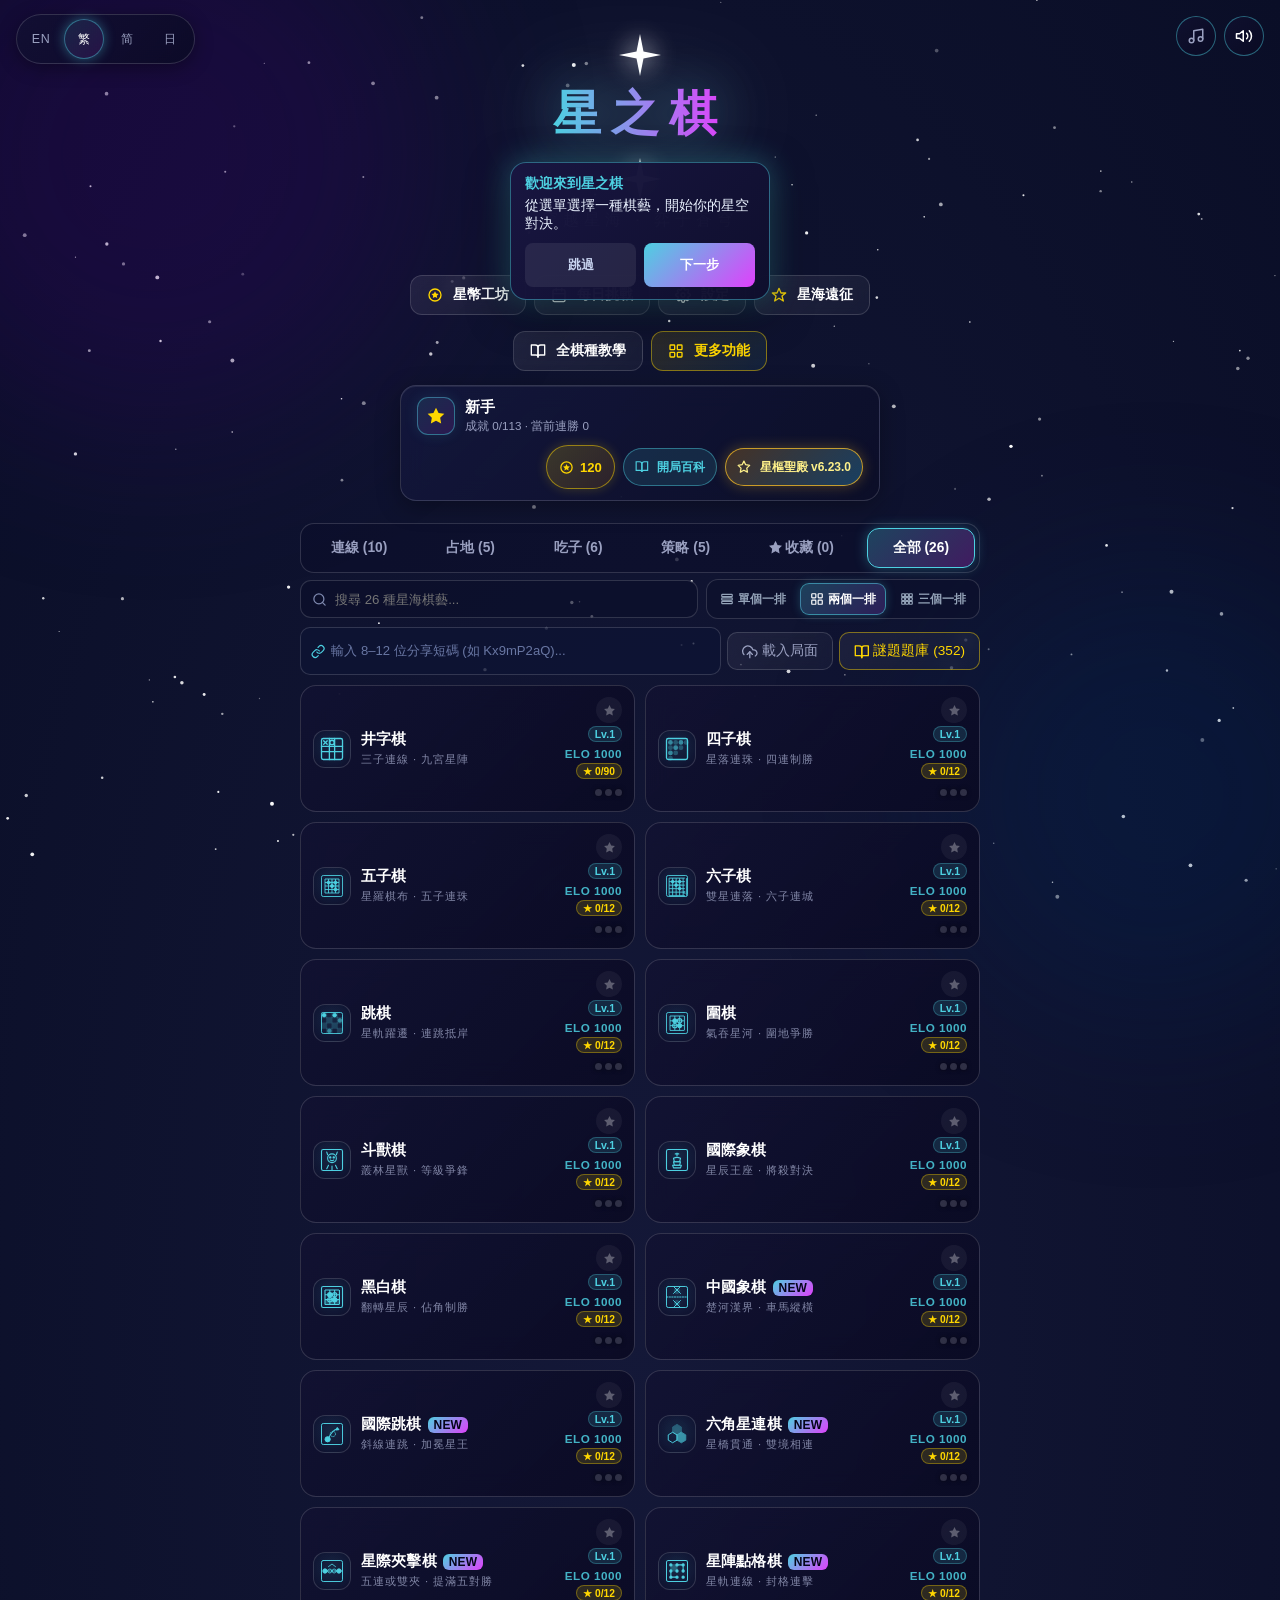
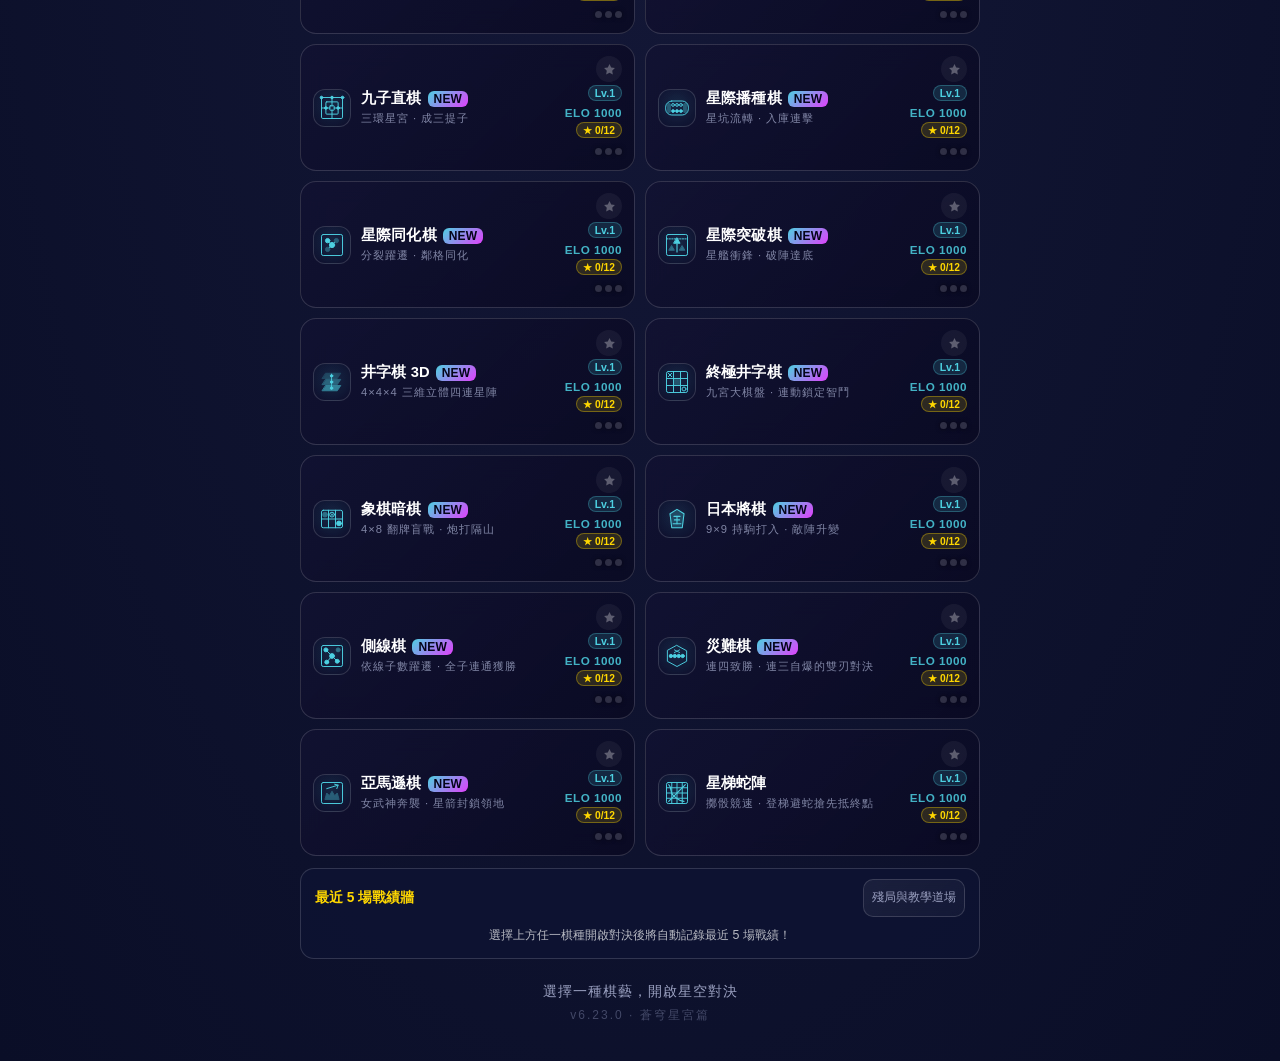
<file: src/index.html>
<!DOCTYPE html>
<html lang="zh-Hant">
<head>
<meta charset="UTF-8">
<meta name="viewport" content="width=device-width, initial-scale=1.0, maximum-scale=1.0, user-scalable=no, viewport-fit=cover">
<meta name="apple-mobile-web-app-capable" content="yes">
<meta name="mobile-web-app-capable" content="yes">
<meta name="theme-color" content="#05051a">
<meta name="color-scheme" content="dark only">
<meta name="supported-color-schemes" content="dark">
<meta name="apple-mobile-web-app-status-bar-style" content="black-translucent">
<meta name="apple-mobile-web-app-title" content="星之棋">
<link rel="apple-touch-icon" href="data:image/svg+xml,%3Csvg xmlns='http://www.w3.org/2000/svg' viewBox='0 0 100 100'%3E%3Crect width='100' height='100' rx='20' fill='%2305051a'/%3E%3Cpath d='M50 15 L61 38 L86 40 L67 56 L73 81 L50 67 L27 81 L33 56 L14 40 L39 38 Z' fill='%234dd0e1'/%3E%3C/svg%3E">
<link rel="manifest" href='data:application/json,%7B%22name%22%3A%22%E6%98%9F%E4%B9%8B%E6%A3%8B%22%2C%22short_name%22%3A%22%E6%98%9F%E4%B9%8B%E6%A3%8B%22%2C%22start_url%22%3A%22.%22%2C%22display%22%3A%22standalone%22%2C%22orientation%22%3A%22portrait%22%2C%22background_color%22%3A%22%2305051a%22%2C%22theme_color%22%3A%22%2305051a%22%2C%22icons%22%3A%5B%7B%22src%22%3A%22data:image/svg+xml,%253Csvg%2520xmlns%253D%2527http%253A//www.w3.org/2000/svg%2527%2520viewBox%253D%25270%25200%2520100%2520100%2527%253E%253Crect%2520width%253D%2527100%2527%2520height%253D%2527100%2527%2520rx%253D%252720%2527%2520fill%253D%2527%252305051a%2527/%253E%253Cpath%2520d%253D%2527M50%252015%2520L61%252038%2520L86%252040%2520L67%252056%2520L73%252081%2520L50%252067%2520L27%252081%2520L33%252056%2520L14%252040%2520L39%252038%2520Z%2527%2520fill%253D%2527%25234dd0e1%2527/%253E%253C/svg%3E%22%2C%22sizes%22%3A%22any%22%2C%22type%22%3A%22image/svg+xml%22%2C%22purpose%22%3A%22any%22%7D%5D%7D'>
<title>星之棋 v6.23.0 · 蒼穹星宮篇</title>
<link rel="icon" href="data:image/svg+xml,%3Csvg xmlns='http://www.w3.org/2000/svg' viewBox='0 0 100 100'%3E%3Crect width='100' height='100' rx='20' fill='%2305051a'/%3E%3Cpath d='M50 15 L61 38 L86 40 L67 56 L73 81 L50 67 L27 81 L33 56 L14 40 L39 38 Z' fill='%234dd0e1'/%3E%3C/svg%3E">
<link rel="stylesheet" href="css/style.css">
<style id="snakes-ui">
/* 星梯蛇陣（蛇梯棋）棋盤 UI：只影響顯示，不動規則 */
body.snakes-mode #board,
body.snakes-mode #boardViewport { display:none !important; }
body.snakes-mode .board-box { align-items:center; justify-content:center; }

.snakes-panel{
  display:flex; gap:18px; align-items:center; justify-content:center;
  width:100%; max-width:660px; margin:0 auto; padding:16px;
  background:linear-gradient(160deg,rgba(22,28,64,.72),rgba(10,14,38,.86));
  border:1px solid rgba(125,211,252,.22); border-radius:20px;
  box-shadow:0 18px 48px rgba(0,0,0,.45), inset 0 1px 0 rgba(255,255,255,.06);
}
.snakes-board{
  display:grid; grid-template-columns:repeat(10,1fr); grid-template-rows:repeat(10,1fr);
  gap:3px; flex:1 1 auto; width:100%; max-width:452px; aspect-ratio:1/1;
  background:rgba(6,10,30,.55); border:1px solid rgba(125,211,252,.18);
  border-radius:14px; padding:8px; box-shadow:inset 0 0 24px rgba(56,189,248,.08);
}
.sn-cell{
  position:relative; display:flex; align-items:flex-start; justify-content:flex-start;
  border-radius:6px; background:rgba(36,48,92,.55); font-size:.66rem; line-height:1;
  color:#cfd8e8; padding:3px; font-variant-numeric:tabular-nums;
  transition:background .16s ease, transform .16s ease, box-shadow .16s ease;
}
.sn-cell:hover{ transform:translateY(-1px); box-shadow:0 4px 10px rgba(0,0,0,.35); }
.sn-cell.sn-lad{ background:linear-gradient(160deg,rgba(16,185,129,.30),rgba(16,185,129,.12)); color:#d8ffe9; }
.sn-cell.sn-snk{ background:linear-gradient(160deg,rgba(244,63,94,.26),rgba(244,63,94,.10)); color:#ffe2e6; }
.sn-cell.sn-goal{ background:linear-gradient(160deg,rgba(251,191,36,.42),rgba(251,191,36,.16)); color:#fff7d8; font-weight:800; }
.sn-num{ opacity:.72; }
.sn-cell.sn-lad .sn-num, .sn-cell.sn-snk .sn-num{ opacity:.9; }
.sn-cell.sn-lad::after{ content:"▲"; position:absolute; right:3px; bottom:2px; font-size:.54rem; color:#34d399; opacity:.95; }
.sn-cell.sn-snk::after{ content:"▼"; position:absolute; right:3px; bottom:2px; font-size:.54rem; color:#fb7185; opacity:.95; }
.sn-token{
  position:absolute; left:50%; bottom:4px; transform:translateX(-50%);
  width:13px; height:13px; border-radius:50%;
  box-shadow:0 0 0 1px rgba(255,255,255,.55), 0 0 10px currentColor;
}
.sn-token.p1c{ background:#fde047; color:#fde047; }
.sn-token.p2c{ background:#38bdf8; color:#38bdf8; }
.sn-cell.sn-both .sn-token.p1c{ left:calc(50% - 9px); transform:none; }
.sn-cell.sn-both .sn-token.p2c{ left:calc(50% + 9px); transform:none; }
.snakes-side{
  display:flex; flex-direction:column; align-items:center; justify-content:center;
  gap:12px; min-width:128px;
}
.snakes-dice{
  width:64px; height:64px; border-radius:16px; display:flex; align-items:center; justify-content:center;
  font-size:1.85rem; font-weight:900; color:#fff; font-variant-numeric:tabular-nums;
  background:linear-gradient(150deg,#22306a,#151d45);
  border:1px solid rgba(125,211,252,.35);
  box-shadow:0 8px 20px rgba(0,0,0,.4), inset 0 1px 0 rgba(255,255,255,.12);
}
.snakes-dice:empty{ color:rgba(255,255,255,.45); }
.snakes-msg{
  font-size:.76rem; color:#dbeafe; text-align:center; min-height:1.2em; max-width:132px;
  padding:4px 10px; border-radius:999px; background:rgba(56,189,248,.12);
  border:1px solid rgba(125,211,252,.2);
}
.snakes-msg:empty{ background:transparent; border-color:transparent; }
#snakesRoll{ min-width:112px; letter-spacing:.06em; }
@media (max-width:760px){
  .snakes-panel{ flex-direction:column; padding:12px; gap:12px; }
  .snakes-board{ max-width:min(92vw,452px); }
  .snakes-side{ flex-direction:row; min-width:0; gap:14px; }
  .sn-cell{ font-size:.58rem; }
}
</style>
</head>
<body class="hide-elo">
<canvas id="starfield"></canvas>
<div class="nebula n1"></div>
<div class="nebula n2"></div>


<div class="lang-switch" id="langSwitch">
<button class="lang-btn" data-lang="en" type="button">EN</button>
<button class="lang-btn" data-lang="zh-Hant" type="button">繁</button>
<button class="lang-btn" data-lang="zh-Hans" type="button">简</button>
<button class="lang-btn" data-lang="ja" type="button">日</button>
</div>

<button class="bgm-toggle" id="btnBgmToggle" type="button" title="背景音樂" aria-pressed="false"><span class="ic"><svg viewBox="0 0 24 24" fill="none" stroke="currentColor" stroke-width="2" stroke-linecap="round" stroke-linejoin="round"><path d="M9 18V5l12-2v13"/><circle cx="6" cy="18" r="3"/><circle cx="18" cy="16" r="3"/></svg></span></button>
<button class="sound-toggle" id="btnSound" type="button" title="音效" aria-pressed="false"><span class="ic"><svg viewBox="0 0 24 24" fill="none" stroke="currentColor" stroke-width="2" stroke-linecap="round" stroke-linejoin="round"><path d="M11 5L6 9H2v6h4l5 4V5z"/><path d="M15.54 8.46a5 5 0 0 1 0 7.07"/><path d="M19.07 4.93a10 10 0 0 1 0 14.14"/></svg></span></button>

<div class="screen">


<div class="view active" id="view-menu">
<div class="hero">
<svg class="spark spark-top" viewBox="0 0 24 24"><path d="M12 0 L14 10 L24 12 L14 14 L12 24 L10 14 L0 12 L10 10 Z"/></svg>
<h1 class="logo" data-i18n="logo">星之棋</h1>
<svg class="spark spark-bottom" viewBox="0 0 24 24"><path d="M12 0 L14 10 L24 12 L14 14 L12 24 L10 14 L0 12 L10 10 Z"/></svg>
</div>
<p class="tagline" data-i18n="tagline">穿越星海 · 弈于苍穹</p>

<div class="menu-actions">
<button class="q-btn hidden" id="btnContinue" type="button"><span class="ic"><svg viewBox="0 0 24 24" fill="none" stroke="currentColor" stroke-width="2" stroke-linecap="round" stroke-linejoin="round"><polygon points="5 3 19 12 5 21 5 3"/></svg></span> <span data-i18n="continueGame">繼續對局</span></button>
<button class="q-btn secondary-menu-btn" id="btnAchievements" type="button"><span class="ic ic-gold"><svg viewBox="0 0 24 24" fill="none" stroke="currentColor" stroke-width="2" stroke-linecap="round" stroke-linejoin="round"><path d="M6 9H4.5a2.5 2.5 0 0 1 0-5H6"/><path d="M18 9h1.5a2.5 2.5 0 0 0 0-5H18"/><path d="M4 22h16"/><path d="M10 14.66V17c0 .55-.47.98-.97 1.21C7.85 18.75 7 20.24 7 22"/><path d="M14 14.66V17c0 .55.47.98.97 1.21C16.15 18.75 17 20.24 17 22"/><path d="M18 2H6v7a6 6 0 0 0 12 0V2z"/></svg></span> <span data-i18n="achievements">成就</span></button>
<button class="q-btn" id="btnStarShop" type="button"><span class="ic ic-gold"><svg viewBox="0 0 24 24" fill="currentColor"><circle cx="12" cy="12" r="9" fill="none" stroke="currentColor" stroke-width="2"/><path d="M12 6.5l1.65 3.35 3.7.54-2.68 2.61.63 3.68L12 14.94l-3.3 1.74.63-3.68-2.68-2.61 3.7-.54L12 6.5z"/></svg></span> <span data-i18n="starShop">星幣工坊</span></button>
<button class="q-btn secondary-menu-btn" id="btnTheme" type="button"><span class="ic"><svg viewBox="0 0 24 24" fill="none" stroke="currentColor" stroke-width="2" stroke-linecap="round" stroke-linejoin="round"><circle cx="13.5" cy="6.5" r="1" fill="currentColor"/><circle cx="17.5" cy="10.5" r="1" fill="currentColor"/><circle cx="8.5" cy="7.5" r="1" fill="currentColor"/><circle cx="6.5" cy="12.5" r="1" fill="currentColor"/><path d="M12 2C6.5 2 2 6.5 2 12s4.5 10 10 10c.9 0 1.6-.7 1.6-1.6 0-.4-.2-.8-.4-1.1-.3-.3-.4-.7-.4-1.1 0-.9.8-1.7 1.7-1.7h2c3 0 5.5-2.5 5.5-5.5C22 6.5 17.5 2 12 2z"/></svg></span> <span data-i18n="theme">主題</span></button>
<button class="q-btn secondary-menu-btn" id="btnRecords" type="button"><span class="ic"><svg viewBox="0 0 24 24" fill="none" stroke="currentColor" stroke-width="2" stroke-linecap="round" stroke-linejoin="round"><path d="M8 21h12a2 2 0 0 0 2-2v-2H10v2a2 2 0 1 1-4 0V5a2 2 0 1 0-4 0v3h4"/><path d="M19 17V5a2 2 0 0 0-2-2H4"/></svg></span> <span data-i18n="recentGames">最近對局</span></button>
<button class="q-btn secondary-menu-btn" id="btnStats" type="button"><span class="ic"><svg viewBox="0 0 24 24" fill="none" stroke="currentColor" stroke-width="2" stroke-linecap="round" stroke-linejoin="round"><path d="M3 3v18h18"/><path d="M7 16l4-4 3 3 5-6"/></svg></span> <span data-i18n="statistics">統計</span></button>
<button class="q-btn" id="btnDaily" type="button"><span class="ic"><svg viewBox="0 0 24 24" fill="none" stroke="currentColor" stroke-width="2" stroke-linecap="round" stroke-linejoin="round"><rect x="3" y="4" width="18" height="18" rx="2"/><line x1="16" y1="2" x2="16" y2="6"/><line x1="8" y1="2" x2="8" y2="6"/><line x1="3" y1="10" x2="21" y2="10"/></svg></span> <span data-i18n="dailyChallenge">每日挑戰</span><span class="daily-badge" id="dailyStreakBadge"></span></button>
<button class="q-btn" id="btnSettings" type="button"><span class="ic"><svg viewBox="0 0 24 24" fill="none" stroke="currentColor" stroke-width="2" stroke-linecap="round" stroke-linejoin="round"><circle cx="12" cy="12" r="3"/><path d="M19.4 15a1.65 1.65 0 0 0 .33 1.82l.06.06a2 2 0 0 1-2.83 2.83l-.06-.06a1.65 1.65 0 0 0-1.82-.33 1.65 1.65 0 0 0-1 1.51V21a2 2 0 0 1-4 0v-.09A1.65 1.65 0 0 0 9 19.4a1.65 1.65 0 0 0-1.82.33l-.06.06a2 2 0 0 1-2.83-2.83l.06-.06a1.65 1.65 0 0 0 .33-1.82 1.65 1.65 0 0 0-1.51-1H3a2 2 0 0 1 0-4h.09A1.65 1.65 0 0 0 4.6 9a1.65 1.65 0 0 0-.33-1.82l-.06-.06a2 2 0 0 1 2.83-2.83l.06.06a1.65 1.65 0 0 0 1.82.33H9a1.65 1.65 0 0 0 1-1.51V3a2 2 0 0 1 4 0v.09a1.65 1.65 0 0 0 1 1.51 1.65 1.65 0 0 0 1.82-.33l.06-.06a2 2 0 0 1 2.83 2.83l-.06.06a1.65 1.65 0 0 0-.33 1.82V9a1.65 1.65 0 0 0 1.51 1H21a2 2 0 0 1 0 4h-.09a1.65 1.65 0 0 0-1.51 1z"/></svg></span> <span data-i18n="settings">設定</span></button>
<button class="q-btn secondary-menu-btn" id="btnDataMgmt" type="button"><span class="ic"><svg viewBox="0 0 24 24" fill="none" stroke="currentColor" stroke-width="2" stroke-linecap="round" stroke-linejoin="round"><ellipse cx="12" cy="5" rx="9" ry="3"/><path d="M21 12c0 1.66-4 3-9 3s-9-1.34-9-3"/><path d="M3 5v14c0 1.66 4 3 9 3s9-1.34 9-3V5"/></svg></span> <span data-i18n="dataMgmt">資料管理</span></button>
<button class="q-btn secondary-menu-btn" id="btnTournament" type="button"><span class="ic ic-gold"><svg viewBox="0 0 24 24" fill="none" stroke="currentColor" stroke-width="2" stroke-linecap="round" stroke-linejoin="round"><path d="M8 21h8"/><path d="M12 17v4"/><path d="M7 4h10v6a5 5 0 0 1-10 0V4z"/><path d="M7 6H4a2 2 0 0 0 2 4h1"/><path d="M17 6h3a2 2 0 0 1-2 4h-1"/></svg></span> <span data-i18n="tournament">錦標賽</span></button>
<button class="q-btn" id="btnOdyssey" type="button"><span class="ic ic-gold"><svg viewBox="0 0 24 24" fill="none" stroke="currentColor" stroke-width="2" stroke-linecap="round" stroke-linejoin="round"><polygon points="12 2 15 9 22 9 16.5 13.5 18.5 21 12 16.8 5.5 21 7.5 13.5 2 9 9 9 12 2"/></svg></span> <span data-i18n="starOdyssey">星海遠征</span></button>
<button class="q-btn" id="btnAllTutorials" type="button"><span class="ic"><svg viewBox="0 0 24 24" fill="none" stroke="currentColor" stroke-width="2" stroke-linecap="round" stroke-linejoin="round"><path d="M2 3h6a4 4 0 0 1 4 4v14a3 3 0 0 0-3-3H2z"/><path d="M22 3h-6a4 4 0 0 0-4 4v14a3 3 0 0 1 3-3h7z"/></svg></span> <span data-i18n="allTutorials">全棋種教學</span></button>
<button class="q-btn secondary-menu-btn" id="btnQuests" type="button"><span class="ic"><svg viewBox="0 0 24 24" fill="none" stroke="currentColor" stroke-width="2" stroke-linecap="round" stroke-linejoin="round"><path d="M12 20h9"/><path d="M16.5 3.5a2.12 2.12 0 0 1 3 3L7 19l-4 1 1-4L16.5 3.5z"/></svg></span> <span data-i18n="starQuests">星辰任務</span></button>
<button class="q-btn menu-hub-toggle" id="btnMenuMoreToggle" type="button"><span class="ic"><svg viewBox="0 0 24 24" fill="none" stroke="currentColor" stroke-width="2" stroke-linecap="round" stroke-linejoin="round"><rect x="3" y="3" width="7" height="7" rx="1"/><rect x="14" y="3" width="7" height="7" rx="1"/><rect x="14" y="14" width="7" height="7" rx="1"/><rect x="3" y="14" width="7" height="7" rx="1"/></svg></span> <span id="txtMenuMoreToggle" data-i18n="moreHub">更多功能</span></button>
</div>


<div class="hero-rank-bar" id="heroRankBar">
<div class="hrb-left">
<div class="hrb-badge"><svg viewBox="0 0 24 24" fill="currentColor"><path d="M12 2l3.09 6.26L22 9.27l-5 4.87 1.18 6.88L12 17.77l-6.18 3.25L7 14.14 2 9.27l6.91-1.01L12 2z"/></svg></div>
<div class="hrb-info">
<div class="hrb-title"><span id="hrbRankTitle">新星棋手</span><span class="hrb-elo" id="hrbEloVal">ELO 1000</span></div>
<div class="hrb-sub" id="hrbSubText">完成每日任務與遠征，點亮蒼穹星圖</div>
</div>
</div>
<div class="hrb-right">
<button class="coin-pill-bar" id="btnHeroCoin" type="button" title="星幣" data-i18n-title="starCoins"><svg viewBox="0 0 24 24" fill="currentColor"><circle cx="12" cy="12" r="9" fill="none" stroke="currentColor" stroke-width="2"/><path d="M12 6.5l1.65 3.35 3.7.54-2.68 2.61.63 3.68L12 14.94l-3.3 1.74.63-3.68-2.68-2.61 3.7-.54L12 6.5z"/></svg><span id="hrbCoinVal">0</span></button>
<button class="hrb-pill" id="btnOpenBook" type="button"><span class="ic"><svg viewBox="0 0 24 24" fill="none" stroke="currentColor" stroke-width="2"><path d="M2 3h6a4 4 0 0 1 4 4v14a3 3 0 0 0-3-3H2z"/><path d="M22 3h-6a4 4 0 0 0-4 4v14a3 3 0 0 1 3-3h7z"/></svg></span><span data-i18n="openingBook">開局百科</span></button>
<button class="hrb-pill nexus-hero-btn" id="btnAstralNexusHub" type="button"><span class="ic"><svg viewBox="0 0 24 24" fill="none" stroke="currentColor" stroke-width="2.2" stroke-linecap="round" stroke-linejoin="round"><polygon points="12 2 15.09 8.26 22 9.27 17 14.14 18.18 21.02 12 17.77 5.82 21.02 7 14.14 2 9.27 8.91 8.26 12 2"/></svg></span><span id="lblAstralNexusBtn">星樞聖殿 v6.23.0</span></button>
</div>
</div>


<div class="menu-cat-tabs v616-cat-tabs" id="menuCatTabs">
<button class="cat-tab" data-cat="line" type="button" data-i18n="catLineTab">連線 (10)</button>
<button class="cat-tab" data-cat="territory" type="button" data-i18n="catTerritoryTab">占地 (5)</button>
<button class="cat-tab" data-cat="capture" type="button" data-i18n="catCaptureTab">吃子 (6)</button>
<button class="cat-tab" data-cat="strategy" type="button" data-i18n="catStrategyTab">策略 (5)</button>
<button class="cat-tab cat-fav-star" data-cat="fav" type="button"><svg viewBox="0 0 24 24" width="13" height="13" fill="currentColor" stroke="currentColor" stroke-width="2" style="vertical-align:-2px;margin-right:3px"><polygon points="12 2 15.09 8.26 22 9.27 17 14.14 18.18 21.02 12 17.77 5.82 21.02 7 14.14 2 9.27 8.91 8.26 12 2"/></svg><span data-i18n="catFavShort">收藏</span></button>
<button class="cat-tab active" data-cat="all" type="button" data-i18n="catAll">全部</button>
</div>

<div class="menu-filter-bar">
<div class="menu-search-wrap">
<svg viewBox="0 0 24 24" fill="none" stroke="currentColor" stroke-width="2" stroke-linecap="round" stroke-linejoin="round"><circle cx="11" cy="11" r="8"/><line x1="21" y1="21" x2="16.65" y2="16.65"/></svg>
<input type="search" id="gameSearchInput" class="menu-search-inp" placeholder="搜尋 26 種星海棋藝..." aria-label="Search games">
</div>
<div class="v616-cols-seg" id="gridColsSeg" role="group" aria-label="排列模式切換">
<button type="button" class="menu-view-btn col-mode-btn" id="btnGridCol1" data-cols="1" title="單個一排 (1列)" aria-pressed="false">
<svg viewBox="0 0 24 24" fill="none" stroke="currentColor" stroke-width="2" stroke-linecap="round" stroke-linejoin="round"><rect x="3" y="4" width="18" height="4" rx="1"/><rect x="3" y="10" width="18" height="4" rx="1"/><rect x="3" y="16" width="18" height="4" rx="1"/></svg>
<span data-i18n="colMode1">單個一排</span>
</button>
<button type="button" class="menu-view-btn col-mode-btn is-on" id="btnGridToggle" data-cols="2" title="兩個一排 (2列)" aria-pressed="true">
<svg viewBox="0 0 24 24" fill="none" stroke="currentColor" stroke-width="2" stroke-linecap="round" stroke-linejoin="round"><rect x="3" y="3" width="7" height="7" rx="1"/><rect x="14" y="3" width="7" height="7" rx="1"/><rect x="3" y="14" width="7" height="7" rx="1"/><rect x="14" y="14" width="7" height="7" rx="1"/></svg>
<span data-i18n="gridView">雙欄</span>
</button>
<button type="button" class="menu-view-btn col-mode-btn" id="btnGridCol3" data-cols="3" title="三個一排 (3列)" aria-pressed="false">
<svg viewBox="0 0 24 24" fill="none" stroke="currentColor" stroke-width="2" stroke-linecap="round" stroke-linejoin="round"><rect x="3" y="3" width="5" height="5" rx="0.8"/><rect x="9.5" y="3" width="5" height="5" rx="0.8"/><rect x="16" y="3" width="5" height="5" rx="0.8"/><rect x="3" y="9.5" width="5" height="5" rx="0.8"/><rect x="9.5" y="9.5" width="5" height="5" rx="0.8"/><rect x="16" y="9.5" width="5" height="5" rx="0.8"/><rect x="3" y="16" width="5" height="5" rx="0.8"/><rect x="9.5" y="16" width="5" height="5" rx="0.8"/><rect x="16" y="16" width="5" height="5" rx="0.8"/></svg>
<span data-i18n="colMode3">三個一排</span>
</button>
</div>
</div>

<div class="v616-share-bar">
<div class="v616-share-inp-wrap">
<svg viewBox="0 0 24 24" width="15" height="15" fill="none" stroke="#4dd0e1" stroke-width="2" stroke-linecap="round" stroke-linejoin="round"><path d="M10 13a5 5 0 0 0 7.54.54l3-3a5 5 0 0 0-7.07-7.07l-1.72 1.71"/><path d="M14 11a5 5 0 0 0-7.54-.54l-3 3a5 5 0 0 0 7.07 7.07l1.71-1.71"/></svg>
<input type="text" id="menuShareCodeInput" class="v616-share-inp" placeholder="輸入 8–12 位分享短碼 (如 Kx9mP2aQ)..." aria-label="Share code">
</div>
<button type="button" class="mini-btn is-on" id="btnMenuLoadShareCode"><span class="ic"><svg viewBox="0 0 24 24" fill="none" stroke="currentColor" stroke-width="2" stroke-linecap="round" stroke-linejoin="round"><polyline points="16 16 12 12 8 16"/><line x1="12" y1="12" x2="12" y2="21"/><path d="M20.39 18.39A5 5 0 0 0 18 9h-1.26A8 8 0 1 0 3 16.3"/></svg></span><span data-i18n="loadShareCodeBtn">載入局面</span></button>
<button type="button" class="mini-btn" id="btnMenuOpenPuzzles290" style="border-color:rgba(255,215,0,.45);color:#ffd700"><span class="ic"><svg viewBox="0 0 24 24" fill="none" stroke="currentColor" stroke-width="2" stroke-linecap="round" stroke-linejoin="round"><path d="M2 3h6a4 4 0 0 1 4 4v14a3 3 0 0 0-3-3H2z"/><path d="M22 3h-6a4 4 0 0 0-4 4v14a3 3 0 0 1 3-3h7z"/></svg></span><span data-i18n="openPuzzles290Btn">謎題題庫 (290題)</span></button>
</div>
<div class="card-list grid-2col" id="gameCardList">
<div id="menuEmptyState" class="menu-empty-state hidden">
<p class="menu-empty-state-text" data-i18n="menuEmptyState">此分類暫無棋藝</p>
<button type="button" class="menu-empty-state-btn primary-btn" id="btnClearFilter" data-i18n="btnClearFilter">清除篩選</button>
</div>
<button type="button" class="game-card" data-game="ttt">
<div class="gc-ico">
<svg viewBox="0 0 64 64" fill="none" stroke="currentColor" stroke-width="3" stroke-linecap="round">
<rect x="8" y="8" width="48" height="48" rx="4"/>
<line x1="26" y1="8" x2="26" y2="56"/><line x1="38" y1="8" x2="38" y2="56"/>
<line x1="8" y1="26" x2="56" y2="26"/><line x1="8" y1="38" x2="56" y2="38"/>
<line x1="13" y1="13" x2="21" y2="21"/><line x1="21" y1="13" x2="13" y2="21"/>
<circle cx="32" cy="17" r="5"/>
</svg>
</div>
<div class="gc-txt"><div class="gc-name" data-i18n="name.ttt">井字棋</div><div class="gc-desc" data-i18n="desc.ttt">三子连线 · 九宫星阵</div></div>
<div class="gc-elo"></div>
<div class="gc-arrow">→</div>
</button>

<button type="button" class="game-card" data-game="c4">
<div class="gc-ico">
<svg viewBox="0 0 64 64" fill="none" stroke="currentColor" stroke-width="3">
<rect x="8" y="8" width="48" height="48" rx="4"/>
<circle cx="17" cy="17" r="4" fill="currentColor" opacity="0.6"/>
<circle cx="29" cy="17" r="4" fill="currentColor" opacity="0.3"/>
<circle cx="41" cy="17" r="4" fill="currentColor" opacity="0.6"/>
<circle cx="53" cy="17" r="4" fill="currentColor" opacity="0.3"/>
<circle cx="17" cy="29" r="4" fill="currentColor" opacity="0.3"/>
<circle cx="29" cy="29" r="4" fill="currentColor" opacity="0.6"/>
<circle cx="41" cy="29" r="4" fill="currentColor" opacity="0.3"/>
<circle cx="17" cy="41" r="4" fill="currentColor" opacity="0.6"/>
<circle cx="29" cy="41" r="4" fill="currentColor" opacity="0.3"/>
<circle cx="17" cy="53" r="4" fill="currentColor" opacity="0.3"/>
</svg>
</div>
<div class="gc-txt"><div class="gc-name" data-i18n="name.c4">四子棋</div><div class="gc-desc" data-i18n="desc.c4">星落连珠 · 四连制胜</div></div>
<div class="gc-elo"></div>
<div class="gc-arrow">→</div>
</button>

<button type="button" class="game-card" data-game="gomoku">
<div class="gc-ico">
<svg viewBox="0 0 64 64" fill="none" stroke="currentColor" stroke-width="2">
<rect x="8" y="8" width="48" height="48" rx="4"/>
<line x1="16" y1="16" x2="48" y2="16"/><line x1="16" y1="24" x2="48" y2="24"/>
<line x1="16" y1="32" x2="48" y2="32"/><line x1="16" y1="40" x2="48" y2="40"/>
<line x1="16" y1="48" x2="48" y2="48"/>
<line x1="16" y1="16" x2="16" y2="48"/><line x1="24" y1="16" x2="24" y2="48"/>
<line x1="32" y1="16" x2="32" y2="48"/><line x1="40" y1="16" x2="40" y2="48"/>
<line x1="48" y1="16" x2="48" y2="48"/>
<circle cx="24" cy="24" r="3.5" fill="currentColor"/>
<circle cx="32" cy="24" r="3.5" fill="currentColor" opacity="0.4"/>
<circle cx="40" cy="24" r="3.5" fill="currentColor"/>
<circle cx="32" cy="32" r="3.5" fill="currentColor"/>
<circle cx="40" cy="32" r="3.5" fill="currentColor" opacity="0.4"/>
<circle cx="40" cy="40" r="3.5" fill="currentColor"/>
</svg>
</div>
<div class="gc-txt"><div class="gc-name" data-i18n="name.gomoku">五子棋</div><div class="gc-desc" data-i18n="desc.gomoku">星罗棋布 · 五子连珠</div></div>
<div class="gc-elo"></div>
<div class="gc-arrow">→</div>
</button>

<button type="button" class="game-card" data-game="c6">
<div class="gc-ico">
<svg viewBox="0 0 64 64" fill="none" stroke="currentColor" stroke-width="2">
<rect x="8" y="8" width="48" height="48" rx="4"/>
<line x1="14" y1="14" x2="50" y2="14"/><line x1="14" y1="22" x2="50" y2="22"/>
<line x1="14" y1="30" x2="50" y2="30"/><line x1="14" y1="38" x2="50" y2="38"/>
<line x1="14" y1="46" x2="50" y2="46"/><line x1="14" y1="54" x2="50" y2="54"/>
<line x1="14" y1="14" x2="14" y2="54"/><line x1="22" y1="14" x2="22" y2="54"/>
<line x1="30" y1="14" x2="30" y2="54"/><line x1="38" y1="14" x2="38" y2="54"/>
<line x1="46" y1="14" x2="46" y2="54"/><line x1="54" y1="14" x2="54" y2="54"/>
<circle cx="22" cy="22" r="3" fill="currentColor"/>
<circle cx="30" cy="22" r="3" fill="currentColor" opacity="0.4"/>
<circle cx="38" cy="22" r="3" fill="currentColor"/>
<circle cx="30" cy="30" r="3" fill="currentColor"/>
<circle cx="38" cy="30" r="3" fill="currentColor" opacity="0.4"/>
<circle cx="38" cy="38" r="3" fill="currentColor"/>
<text x="46" y="50" font-size="10" fill="currentColor" stroke="none" font-weight="bold">6</text>
</svg>
</div>
<div class="gc-txt"><div class="gc-name" data-i18n="name.c6">六子棋</div><div class="gc-desc" data-i18n="desc.c6">双星连落 · 六子连城</div></div>
<div class="gc-elo"></div>
<div class="gc-arrow">→</div>
</button>

<button type="button" class="game-card" data-game="checkers">
<div class="gc-ico">
<svg viewBox="0 0 64 64" fill="none" stroke="currentColor" stroke-width="2">
<rect x="8" y="8" width="48" height="48" rx="4"/>
<rect x="8" y="8" width="12" height="12" fill="currentColor" opacity="0.2"/>
<rect x="32" y="8" width="12" height="12" fill="currentColor" opacity="0.2"/>
<rect x="20" y="20" width="12" height="12" fill="currentColor" opacity="0.2"/>
<rect x="44" y="20" width="12" height="12" fill="currentColor" opacity="0.2"/>
<rect x="8" y="32" width="12" height="12" fill="currentColor" opacity="0.2"/>
<rect x="32" y="32" width="12" height="12" fill="currentColor" opacity="0.2"/>
<rect x="20" y="44" width="12" height="12" fill="currentColor" opacity="0.2"/>
<rect x="44" y="44" width="12" height="12" fill="currentColor" opacity="0.2"/>
<circle cx="14" cy="14" r="4" fill="currentColor"/>
<circle cx="38" cy="14" r="4" fill="currentColor"/>
<circle cx="26" cy="50" r="4" fill="currentColor" opacity="0.5"/>
<circle cx="50" cy="26" r="4" fill="currentColor" opacity="0.5"/>
</svg>
</div>
<div class="gc-txt"><div class="gc-name" data-i18n="name.checkers">跳棋</div><div class="gc-desc" data-i18n="desc.checkers">星轨跃迁 · 连跳抵岸</div></div>
<div class="gc-elo"></div>
<div class="gc-arrow">→</div>
</button>

<button type="button" class="game-card" data-game="go">
<div class="gc-ico">
<svg viewBox="0 0 64 64" fill="none" stroke="currentColor" stroke-width="2">
<rect x="8" y="8" width="48" height="48" rx="4"/>
<line x1="16" y1="16" x2="48" y2="16"/><line x1="16" y1="27" x2="48" y2="27"/>
<line x1="16" y1="38" x2="48" y2="38"/><line x1="16" y1="49" x2="48" y2="49"/>
<line x1="16" y1="16" x2="16" y2="49"/><line x1="27" y1="16" x2="27" y2="49"/>
<line x1="38" y1="16" x2="38" y2="49"/><line x1="49" y1="16" x2="49" y2="49"/>
<circle cx="27" cy="27" r="5" fill="currentColor"/>
<circle cx="38" cy="27" r="5" fill="none" stroke="currentColor" stroke-width="2.5"/>
<circle cx="27" cy="38" r="5" fill="none" stroke="currentColor" stroke-width="2.5"/>
<circle cx="38" cy="38" r="5" fill="currentColor"/>
</svg>
</div>
<div class="gc-txt"><div class="gc-name" data-i18n="name.go">围棋</div><div class="gc-desc" data-i18n="desc.go">气吞星河 · 围地争胜</div></div>
<div class="gc-elo"></div>
<div class="gc-arrow">→</div>
</button>

<button type="button" class="game-card" data-game="jungle">
<div class="gc-ico">
<svg viewBox="0 0 64 64" fill="none" stroke="currentColor" stroke-width="2.5" stroke-linecap="round" stroke-linejoin="round">
<rect x="8" y="8" width="48" height="48" rx="4"/>
<circle cx="32" cy="28" r="10"/>
<circle cx="28" cy="26" r="1.5" fill="currentColor"/>
<circle cx="36" cy="26" r="1.5" fill="currentColor"/>
<path d="M28 32 Q32 35 36 32"/>
<path d="M22 20 L20 14 M42 20 L44 14"/>
<path d="M24 44 L20 52 M40 44 L44 52 M32 46 L32 54"/>
</svg>
</div>
<div class="gc-txt"><div class="gc-name" data-i18n="name.jungle">斗兽棋</div><div class="gc-desc" data-i18n="desc.jungle">丛林星兽 · 等级争锋</div></div>
<div class="gc-elo"></div>
<div class="gc-arrow">→</div>
</button>

<button type="button" class="game-card" data-game="chess">
<div class="gc-ico">
<svg viewBox="0 0 64 64" fill="none" stroke="currentColor" stroke-width="2.5" stroke-linecap="round" stroke-linejoin="round">
<rect x="8" y="8" width="48" height="48" rx="4"/>
<path d="M32 16 L32 22 M28 18 L36 18"/>
<path d="M24 28 Q32 24 40 28 L38 36 L26 36 Z"/>
<path d="M24 36 L40 36 L38 44 L26 44 Z"/>
<path d="M22 44 L42 44 L40 50 L24 50 Z"/>
</svg>
</div>
<div class="gc-txt"><div class="gc-name" data-i18n="name.chess">国际象棋</div><div class="gc-desc" data-i18n="desc.chess">星辰王座 · 将杀对决</div></div>
<div class="gc-elo"></div>
<div class="gc-arrow">→</div>
</button>

<button type="button" class="game-card" data-game="reversi">
<div class="gc-ico">
<svg viewBox="0 0 64 64" fill="none" stroke="currentColor" stroke-width="2.5">
<rect x="8" y="8" width="48" height="48" rx="4"/>
<line x1="16" y1="16" x2="48" y2="16"/><line x1="16" y1="27" x2="48" y2="27"/>
<line x1="16" y1="38" x2="48" y2="38"/><line x1="16" y1="49" x2="48" y2="49"/>
<line x1="16" y1="16" x2="16" y2="49"/><line x1="27" y1="16" x2="27" y2="49"/>
<line x1="38" y1="16" x2="38" y2="49"/><line x1="49" y1="16" x2="49" y2="49"/>
<circle cx="27" cy="27" r="5" fill="currentColor"/>
<circle cx="38" cy="27" r="5" fill="none" stroke="currentColor" stroke-width="2.5"/>
<circle cx="27" cy="38" r="5" fill="none" stroke="currentColor" stroke-width="2.5"/>
<circle cx="38" cy="38" r="5" fill="currentColor"/>
<path d="M16 49 A16 16 0 0 1 48 49" fill="currentColor" opacity="0.3"/>
</svg>
</div>
<div class="gc-txt"><div class="gc-name" data-i18n="name.reversi">黑白棋</div><div class="gc-desc" data-i18n="desc.reversi">翻转星辰 · 占角制胜</div></div>
<div class="gc-elo"></div>
<div class="gc-arrow">→</div>
</button>

<button type="button" class="game-card" data-game="xiangqi">
<div class="gc-ico">
<svg viewBox="0 0 64 64" fill="none" stroke="currentColor" stroke-width="2.2" stroke-linecap="round" stroke-linejoin="round">
<rect x="8" y="8" width="48" height="48" rx="4"/>
<line x1="8" y1="32" x2="56" y2="32" stroke-dasharray="3 3"/>
<line x1="24" y1="8" x2="40" y2="24"/><line x1="40" y1="8" x2="24" y2="24"/>
<line x1="24" y1="40" x2="40" y2="56"/><line x1="40" y1="40" x2="24" y2="56"/>
<circle cx="32" cy="18" r="6" fill="currentColor" opacity="0.25"/>
<circle cx="32" cy="46" r="6" fill="currentColor" opacity="0.25"/>
</svg>
</div>
<div class="gc-txt"><div class="gc-name"><span data-i18n="name.xiangqi">中國象棋</span><span class="gc-badge">NEW</span></div><div class="gc-desc" data-i18n="desc.xiangqi">楚河漢界 · 車馬縱橫</div></div>
<div class="gc-elo"></div>
<div class="gc-arrow">→</div>
</button>

<button type="button" class="game-card" data-game="draughts">
<div class="gc-ico">
<svg viewBox="0 0 64 64" fill="none" stroke="currentColor" stroke-width="2.2">
<rect x="8" y="8" width="48" height="48" rx="4"/>
<circle cx="22" cy="44" r="6" fill="currentColor"/>
<circle cx="34" cy="32" r="6" stroke-dasharray="3 2"/>
<path d="M25 40 Q32 24 44 20" stroke-width="2.4" stroke-linecap="round"/>
<polygon points="44 17 48 22 41 23" fill="currentColor"/>
</svg>
</div>
<div class="gc-txt"><div class="gc-name"><span data-i18n="name.draughts">國際跳棋</span><span class="gc-badge">NEW</span></div><div class="gc-desc" data-i18n="desc.draughts">斜線連跳 · 加冕星王</div></div>
<div class="gc-elo"></div>
<div class="gc-arrow">→</div>
</button>

<button type="button" class="game-card" data-game="hex">
<div class="gc-ico">
<svg viewBox="0 0 64 64" fill="none" stroke="currentColor" stroke-width="2.2" stroke-linejoin="round">
<polygon points="32,10 42,16 42,28 32,34 22,28 22,16" fill="currentColor" opacity="0.35"/>
<polygon points="22,28 32,34 32,46 22,52 12,46 12,34"/>
<polygon points="42,28 52,34 52,46 42,52 32,46 32,34" fill="currentColor" opacity="0.65"/>
</svg>
</div>
<div class="gc-txt"><div class="gc-name"><span data-i18n="name.hex">六角星連棋</span><span class="gc-badge">NEW</span></div><div class="gc-desc" data-i18n="desc.hex">星橋貫通 · 雙境相連</div></div>
<div class="gc-elo"></div>
<div class="gc-arrow">→</div>
</button>

<button type="button" class="game-card" data-game="pente">
<div class="gc-ico">
<svg viewBox="0 0 64 64" fill="none" stroke="currentColor" stroke-width="2.2" stroke-linecap="round">
<rect x="8" y="8" width="48" height="48" rx="4"/>
<line x1="16" y1="32" x2="48" y2="32" stroke-dasharray="2 3"/>
<circle cx="16" cy="32" r="5" fill="currentColor"/>
<circle cx="27" cy="32" r="4.5" stroke-width="2"/>
<circle cx="37" cy="32" r="4.5" stroke-width="2"/>
<circle cx="48" cy="32" r="5" fill="currentColor"/>
<path d="M24 22 L32 16 L40 22" stroke-width="2"/>
</svg>
</div>
<div class="gc-txt"><div class="gc-name"><span data-i18n="name.pente">星際夾擊棋</span><span class="gc-badge">NEW</span></div><div class="gc-desc" data-i18n="desc.pente">五連或雙夾 · 提滿五對勝</div></div>
<div class="gc-elo"></div>
<div class="gc-arrow">→</div>
</button>

<button type="button" class="game-card" data-game="dots">
<div class="gc-ico">
<svg viewBox="0 0 64 64" fill="none" stroke="currentColor" stroke-width="2.4" stroke-linecap="round" stroke-linejoin="round">
<rect x="8" y="8" width="48" height="48" rx="4"/>
<rect x="18" y="18" width="14" height="14" fill="currentColor" opacity="0.35"/>
<line x1="32" y1="18" x2="46" y2="18"/><line x1="46" y1="18" x2="46" y2="32"/>
<line x1="18" y1="32" x2="18" y2="46"/><line x1="18" y1="46" x2="32" y2="46"/>
<circle cx="18" cy="18" r="2.6" fill="currentColor"/><circle cx="32" cy="18" r="2.6" fill="currentColor"/><circle cx="46" cy="18" r="2.6" fill="currentColor"/>
<circle cx="18" cy="32" r="2.6" fill="currentColor"/><circle cx="32" cy="32" r="2.6" fill="currentColor"/><circle cx="46" cy="32" r="2.6" fill="currentColor"/>
<circle cx="18" cy="46" r="2.6" fill="currentColor"/><circle cx="32" cy="46" r="2.6" fill="currentColor"/><circle cx="46" cy="46" r="2.6" fill="currentColor"/>
</svg>
</div>
<div class="gc-txt"><div class="gc-name"><span data-i18n="name.dots">星陣點格棋</span><span class="gc-badge">NEW</span></div><div class="gc-desc" data-i18n="desc.dots">星軌連線 · 封格連擊</div></div>
<div class="gc-elo"></div>
<div class="gc-arrow">→</div>
</button>

<button type="button" class="game-card" data-game="morris">
<div class="gc-ico">
<svg viewBox="0 0 64 64" fill="none" stroke="currentColor" stroke-width="2.2" stroke-linecap="round" stroke-linejoin="round">
<rect x="8" y="8" width="48" height="48" rx="3"/>
<rect x="18" y="18" width="28" height="28" rx="2"/>
<rect x="27" y="27" width="10" height="10" rx="1"/>
<line x1="32" y1="8" x2="32" y2="27"/><line x1="32" y1="37" x2="32" y2="56"/>
<line x1="8" y1="32" x2="27" y2="32"/><line x1="37" y1="32" x2="56" y2="32"/>
<circle cx="8" cy="8" r="3" fill="currentColor"/><circle cx="32" cy="8" r="3" fill="currentColor"/><circle cx="56" cy="8" r="3" fill="currentColor"/>
<circle cx="18" cy="32" r="3" fill="currentColor"/><circle cx="46" cy="32" r="3" fill="currentColor"/>
</svg>
</div>
<div class="gc-txt"><div class="gc-name"><span data-i18n="name.morris">九子直棋</span><span class="gc-badge">NEW</span></div><div class="gc-desc" data-i18n="desc.morris">三環星宮 · 成三提子</div></div>
<div class="gc-elo"></div>
<div class="gc-arrow">→</div>
</button>

<button type="button" class="game-card" data-game="mancala">
<div class="gc-ico">
<svg viewBox="0 0 64 64" fill="none" stroke="currentColor" stroke-width="2.2" stroke-linecap="round" stroke-linejoin="round">
<rect x="6" y="16" width="52" height="32" rx="14"/>
<rect x="10" y="21" width="7" height="22" rx="3.5" fill="currentColor" opacity="0.35"/>
<rect x="47" y="21" width="7" height="22" rx="3.5" fill="currentColor" opacity="0.35"/>
<circle cx="23" cy="25" r="3.2"/><circle cx="32" cy="25" r="3.2"/><circle cx="41" cy="25" r="3.2"/>
<circle cx="23" cy="39" r="3.2" fill="currentColor"/><circle cx="32" cy="39" r="3.2" fill="currentColor"/><circle cx="41" cy="39" r="3.2" fill="currentColor"/>
</svg>
</div>
<div class="gc-txt"><div class="gc-name"><span data-i18n="name.mancala">星際播種棋</span><span class="gc-badge">NEW</span></div><div class="gc-desc" data-i18n="desc.mancala">星坑流轉 · 入庫連擊</div></div>
<div class="gc-elo"></div>
<div class="gc-arrow">→</div>
</button>

<button type="button" class="game-card" data-game="ataxx">
<div class="gc-ico">
<svg viewBox="0 0 64 64" fill="none" stroke="currentColor" stroke-width="2.2" stroke-linecap="round" stroke-linejoin="round">
<rect x="8" y="8" width="48" height="48" rx="4"/>
<circle cx="22" cy="22" r="5" fill="currentColor"/>
<circle cx="42" cy="22" r="5" fill="currentColor" opacity="0.35"/>
<circle cx="22" cy="42" r="5" fill="currentColor" opacity="0.35"/>
<circle cx="32" cy="32" r="6" fill="currentColor"/>
<path d="M26 26 L30 30 M38 26 L34 30 M26 38 L30 34" stroke-width="2"/>
</svg>
</div>
<div class="gc-txt"><div class="gc-name"><span data-i18n="name.ataxx">星際同化棋</span><span class="gc-badge">NEW</span></div><div class="gc-desc" data-i18n="desc.ataxx">分裂躍遷 · 鄰格同化</div></div>
<div class="gc-elo"></div>
<div class="gc-arrow">→</div>
</button>

<button type="button" class="game-card" data-game="breakthrough">
<div class="gc-ico">
<svg viewBox="0 0 64 64" fill="none" stroke="currentColor" stroke-width="2.2" stroke-linecap="round" stroke-linejoin="round">
<rect x="8" y="8" width="48" height="48" rx="4"/>
<line x1="8" y1="18" x2="56" y2="18" stroke-dasharray="3 3"/>
<polygon points="32,16 39,28 25,28" fill="currentColor"/>
<polygon points="20,34 26,44 14,44" fill="currentColor" opacity="0.45"/>
<polygon points="44,34 50,44 38,44" fill="currentColor" opacity="0.45"/>
<path d="M32 30 L32 48" stroke-width="2.5"/>
</svg>
</div>
<div class="gc-txt"><div class="gc-name"><span data-i18n="name.breakthrough">星際突破棋</span><span class="gc-badge">NEW</span></div><div class="gc-desc" data-i18n="desc.breakthrough">星艦衝鋒 · 破陣達底</div></div>
<div class="gc-elo"></div>
<div class="gc-arrow">→</div>
</button>

<button type="button" class="game-card" data-game="qubic">
<div class="gc-ico">
<svg viewBox="0 0 64 64" fill="none" stroke="currentColor" stroke-width="2.2" stroke-linecap="round" stroke-linejoin="round">
<polygon points="18,12 52,12 44,24 10,24" fill="currentColor" opacity="0.22"/>
<polygon points="18,26 52,26 44,38 10,38" fill="currentColor" opacity="0.38"/>
<polygon points="18,40 52,40 44,52 10,52" fill="currentColor" opacity="0.55"/>
<line x1="31" y1="14" x2="31" y2="50" stroke-dasharray="2 2"/>
<circle cx="31" cy="18" r="2.8" fill="currentColor"/>
<circle cx="31" cy="32" r="2.8" fill="currentColor"/>
<circle cx="31" cy="46" r="2.8" fill="currentColor"/>
</svg>
</div>
<div class="gc-txt"><div class="gc-name"><span data-i18n="name.qubic">井字棋 3D</span><span class="gc-badge">NEW</span></div><div class="gc-desc" data-i18n="desc.qubic">4×4×4 三維立體四連星陣</div></div>
<div class="gc-elo"></div>
<div class="gc-arrow">→</div>
</button>

<button type="button" class="game-card" data-game="uttt">
<div class="gc-ico">
<svg viewBox="0 0 64 64" fill="none" stroke="currentColor" stroke-width="2.2" stroke-linecap="round">
<rect x="8" y="8" width="48" height="48" rx="4"/>
<line x1="24" y1="8" x2="24" y2="56"/><line x1="40" y1="8" x2="40" y2="56"/>
<line x1="8" y1="24" x2="56" y2="24"/><line x1="8" y1="40" x2="56" y2="40"/>
<rect x="25.5" y="25.5" width="13" height="13" fill="currentColor" opacity="0.28"/>
<line x1="12" y1="12" x2="20" y2="20"/><line x1="20" y1="12" x2="12" y2="20"/>
<circle cx="48" cy="48" r="4.5"/>
</svg>
</div>
<div class="gc-txt"><div class="gc-name"><span data-i18n="name.uttt">終極井字棋</span><span class="gc-badge">NEW</span></div><div class="gc-desc" data-i18n="desc.uttt">九宮大棋盤 · 連動鎖定智鬥</div></div>
<div class="gc-elo"></div>
<div class="gc-arrow">→</div>
</button>

<button type="button" class="game-card" data-game="banqi">
<div class="gc-ico">
<svg viewBox="0 0 64 64" fill="none" stroke="currentColor" stroke-width="2.2" stroke-linecap="round" stroke-linejoin="round">
<rect x="8" y="12" width="48" height="40" rx="4"/>
<line x1="8" y1="32" x2="56" y2="32"/>
<line x1="24" y1="12" x2="24" y2="52"/><line x1="40" y1="12" x2="40" y2="52"/>
<circle cx="16" cy="22" r="5.5" fill="currentColor" opacity="0.45"/>
<circle cx="32" cy="22" r="5.5"/>
<path d="M30 20 L34 24 M34 20 L30 24"/>
<circle cx="48" cy="42" r="5.5" fill="currentColor"/>
</svg>
</div>
<div class="gc-txt"><div class="gc-name"><span data-i18n="name.banqi">象棋暗棋</span><span class="gc-badge">NEW</span></div><div class="gc-desc" data-i18n="desc.banqi">4×8 翻牌盲戰 · 炮打隔山</div></div>
<div class="gc-elo"></div>
<div class="gc-arrow">→</div>
</button>

<button type="button" class="game-card" data-game="shogi">
<div class="gc-ico">
<svg viewBox="0 0 64 64" fill="none" stroke="currentColor" stroke-width="2.4" stroke-linecap="round" stroke-linejoin="round">
<polygon points="32,10 48,20 44,52 20,52 16,20" fill="currentColor" opacity="0.22"/>
<polygon points="32,10 48,20 44,52 20,52 16,20"/>
<line x1="25" y1="26" x2="39" y2="26"/>
<line x1="32" y1="26" x2="32" y2="43"/>
<line x1="26" y1="34" x2="38" y2="34"/>
<line x1="23" y1="43" x2="41" y2="43"/>
</svg>
</div>
<div class="gc-txt"><div class="gc-name"><span data-i18n="name.shogi">日本將棋</span><span class="gc-badge">NEW</span></div><div class="gc-desc" data-i18n="desc.shogi">9×9 持駒打入 · 敵陣升變</div></div>
<div class="gc-elo"></div>
<div class="gc-arrow">→</div>
</button>

<button type="button" class="game-card" data-game="loa">
<div class="gc-ico">
<svg viewBox="0 0 64 64" fill="none" stroke="currentColor" stroke-width="2.2" stroke-linecap="round" stroke-linejoin="round">
<rect x="8" y="8" width="48" height="48" rx="4"/>
<circle cx="18" cy="18" r="4.5" fill="currentColor"/>
<circle cx="46" cy="18" r="4.5" fill="currentColor" opacity="0.45"/>
<circle cx="32" cy="32" r="5.5" fill="currentColor"/>
<circle cx="20" cy="46" r="4.5" fill="currentColor"/>
<circle cx="44" cy="44" r="4.5" fill="currentColor"/>
<line x1="18" y1="18" x2="32" y2="32"/><line x1="20" y1="46" x2="32" y2="32"/><line x1="44" y1="44" x2="32" y2="32"/>
</svg>
</div>
<div class="gc-txt"><div class="gc-name"><span data-i18n="name.loa">側線棋</span><span class="gc-badge">NEW</span></div><div class="gc-desc" data-i18n="desc.loa">依線子數躍遷 · 全子連通獲勝</div></div>
<div class="gc-elo"></div>
<div class="gc-arrow">→</div>
</button>

<button type="button" class="game-card" data-game="yavalath">
<div class="gc-ico">
<svg viewBox="0 0 64 64" fill="none" stroke="currentColor" stroke-width="2.2" stroke-linecap="round" stroke-linejoin="round">
<polygon points="32,8 54,20 54,44 32,56 10,44 10,20"/>
<circle cx="18" cy="32" r="3.8" fill="currentColor"/>
<circle cx="27" cy="32" r="3.8" fill="currentColor"/>
<circle cx="36" cy="32" r="3.8" fill="currentColor"/>
<circle cx="45" cy="32" r="3.8" fill="currentColor"/>
<path d="M26 18 L38 24 M38 18 L26 24" stroke-width="2"/>
</svg>
</div>
<div class="gc-txt"><div class="gc-name"><span data-i18n="name.yavalath">災難棋</span><span class="gc-badge">NEW</span></div><div class="gc-desc" data-i18n="desc.yavalath">連四致勝 · 連三自爆的雙刃對決</div></div>
<div class="gc-elo"></div>
<div class="gc-arrow">→</div>
</button>

<button type="button" class="game-card" data-game="amazons">
<div class="gc-ico">
<svg viewBox="0 0 64 64" fill="none" stroke="currentColor" stroke-width="2.2" stroke-linecap="round" stroke-linejoin="round">
<rect x="8" y="8" width="48" height="48" rx="4"/>
<polygon points="16,46 20,32 26,38 32,28 38,38 44,32 48,46" fill="currentColor" opacity="0.35"/>
<line x1="20" y1="22" x2="46" y2="14"/>
<polyline points="38,12 46,14 43,22"/>
</svg>
</div>
<div class="gc-txt"><div class="gc-name"><span data-i18n="name.amazons">亞馬遜棋</span><span class="gc-badge">NEW</span></div><div class="gc-desc" data-i18n="desc.amazons">女武神奔襲 · 星箭封鎖領地</div></div>
<div class="gc-elo"></div>
<div class="gc-arrow">→</div>
</button>

<button type="button" class="game-card" data-game="snakes">
<div class="gc-ico">
<svg viewBox="0 0 64 64" fill="none" stroke="currentColor" stroke-width="2.2" stroke-linecap="round" stroke-linejoin="round">
<rect x="8" y="8" width="48" height="48" rx="4"/>
<line x1="8" y1="20" x2="56" y2="20"/><line x1="8" y1="32" x2="56" y2="32"/><line x1="8" y1="44" x2="56" y2="44"/>
<line x1="20" y1="8" x2="20" y2="56"/><line x1="32" y1="8" x2="32" y2="56"/><line x1="44" y1="8" x2="44" y2="56"/>
<line x1="13" y1="51" x2="51" y2="13" stroke-width="2.6"/>
<path d="M13 13 C 22 22, 14 30, 24 38 S 34 50, 48 51" stroke-width="2.6"/>
</svg>
</div>
<div class="gc-txt"><div class="gc-name" data-i18n="name.snakes">星梯蛇陣</div><div class="gc-desc" data-i18n="desc.snakes">擲骰競速 · 登梯避蛇搶先抵終點</div></div>
<div class="gc-elo"></div>
<div class="gc-arrow">→</div>
</button>

</div>

<p class="foot-hint" data-i18n="footHint">选择一种棋艺，开启星空对决</p>
<p class="version-tag">v6.23.0 · 蒼穹星宮篇</p>
</div>


<div class="view" id="view-mode">
<button class="top-back" id="btnModeBack" type="button" data-i18n="back">← 返回</button>
<h2 class="view-title"><span id="modeGameName"></span><span data-i18n="modeTitleSuffix"> · 选择模式</span></h2>
<div class="custom-row hidden" id="chess960Row">
<label class="toggle-line">
<span data-i18n="chess960">Chess960</span>
<span class="toggle-desc" data-i18n="chess960Desc">Fischer Random · shuffled back rank</span>
<input type="checkbox" id="chk960">
</label>
<button class="mini-btn" id="btnShuffle960" type="button" data-i18n="shuffle">重新洗牌</button>
</div>
<div class="select-cards">
<button type="button" class="select-card" data-mode="ai">
<svg class="sc-ico" viewBox="0 0 60 60">
<ellipse cx="30" cy="30" rx="24" ry="10" fill="none" stroke="currentColor" stroke-width="1.5" transform="rotate(-20 30 30)"/>
<circle cx="30" cy="30" r="11" fill="currentColor"/>
<circle cx="48" cy="18" r="3.5" class="c-p2"/>
</svg>
<div class="sc-name" data-i18n="modeAI">人机对战</div>
<div class="sc-desc" data-i18n="modeAIdesc">挑战星海AI · 你执先手</div>
</button>
<button type="button" class="select-card" data-mode="pvp">
<svg class="sc-ico" viewBox="0 0 60 60">
<circle cx="23" cy="32" r="11" fill="currentColor"/>
<circle cx="39" cy="32" r="11" class="c-p2"/>
</svg>
<div class="sc-name" data-i18n="modePVP">双人对战</div>
<div class="sc-desc" data-i18n="modePVPdesc">同屏对弈 · 轮流落子</div>
</button>
<button type="button" class="select-card" data-mode="spectate">
<svg class="sc-ico" viewBox="0 0 60 60">
<ellipse cx="30" cy="30" rx="22" ry="14" fill="none" stroke="#ffd700" stroke-width="1.5"/>
<circle cx="30" cy="30" r="5" fill="#ffd700"/>
<path d="M30 8 L32 14 L38 14 L33 18 L35 24 L30 20 L25 24 L27 18 L22 14 L28 14 Z" fill="#ffd700"/>
</svg>
<div class="sc-name" data-i18n="modeSpectate">AI 觀戰</div>
<div class="sc-desc" data-i18n="modeSpectatedesc">雙 AI 對弈 · 自動觀賞</div>
</button>
</div>
<div class="custom-row hidden" id="wizardEntryRow">
<label class="toggle-line">
<span data-i18n="name.wizard3d">巫師棋 3D</span>
<span class="toggle-desc" data-i18n="desc.wizard3d">聖殿戰場 · 3D 將殺對決</span>
</label>
<button class="mini-btn" id="btnWizard3d" type="button" data-i18n="wizardEnter">進入 3D</button>
</div>
<button class="rule-btn" id="btnRules" type="button"><span class="ic"><svg viewBox="0 0 24 24" fill="none" stroke="currentColor" stroke-width="2" stroke-linecap="round" stroke-linejoin="round"><circle cx="12" cy="12" r="10"/><path d="M9.09 9a3 3 0 0 1 5.83 1c0 2-3 3-3 3"/><line x1="12" y1="17" x2="12.01" y2="17"/></svg></span><span data-i18n="rules">規則說明</span></button>


<div class="quest-entry" id="questEntry">
<div class="qe-head-row">
<div class="qe-game-badge">
<div class="qe-game-ico" id="qeGameIco"></div>
<div>
<div class="qe-title-txt"><span id="qeGameTitle">井字棋</span> · <span data-i18n="questModeTitle">星海闖關模式</span></div>
<div class="qe-sub-txt" id="qeGameSub" data-i18n="questModeSub">挑戰漸進式星域關卡與特殊法則試煉，收集三星榮耀</div>
</div>
</div>
<div class="qe-progress" style="margin:0;font-weight:800;white-space:nowrap"><span class="qe-star">★</span> <span id="qeCleared">0</span> / <span id="qeTotal">90</span></div>
</div>
<div class="qe-mini" id="qeMini" aria-hidden="true">
<i></i><i class="x"></i><i></i>
<i></i><i class="o"></i><i></i>
<i></i><i class="x"></i><i></i>
</div>
<div class="qe-btns">
<button class="qe-btn qe-main" id="btnQuestMain" type="button" data-i18n="questStart">開始闖關</button>
<button class="qe-btn" id="btnQuestVar" type="button" data-i18n="questVariants">特殊規則關</button>
</div>
</div>
<div style="display:flex;justify-content:center;margin:24px 0 10px;width:100%">
<button class="r-btn r-menu" id="btnModeBottomBack" type="button" data-i18n="back" style="max-width:240px">← 返回</button>
</div>
</div>


<div class="view" id="view-diff">
<button class="top-back" id="btnDiffBack" type="button" data-i18n="back">← 返回</button>
<h2 class="view-title"><span id="diffGameName"></span><span data-i18n="diffTitleSuffix"> · 选择难度</span></h2>
<div class="select-cards three diff-ladder">
<button type="button" class="select-card diff-card" data-diff="moon-">
<div class="diff-planet-slot" data-diff-planet="moon"></div>
<svg class="diff-ico c-easy" viewBox="0 0 40 40"><circle cx="20" cy="20" r="16" fill="none" stroke-width="2"/><path d="M12 24 L20 15 L28 24" fill="none" stroke-width="2.5" stroke-linecap="round" stroke-linejoin="round"/></svg>
<div class="sc-name" data-i18n="moonMinus">月球-</div>
<div class="sc-desc" data-i18n="moonMinusDesc">隨機落子 · 輕鬆入門</div>
<div class="diff-dots"><i></i></div>
</button>
<button type="button" class="select-card diff-card" data-diff="moon">
<div class="diff-planet-slot" data-diff-planet="moon"></div>
<svg class="diff-ico c-easy" viewBox="0 0 40 40"><circle cx="20" cy="20" r="16" fill="none" stroke-width="2"/><path d="M12 24 L20 15 L28 24" fill="none" stroke-width="2.5" stroke-linecap="round" stroke-linejoin="round"/></svg>
<div class="sc-name" data-i18n="moon">月球</div>
<div class="sc-desc" data-i18n="moonDesc">隨機為主 · 新手友好</div>
<div class="diff-dots"><i></i></div>
</button>
<button type="button" class="select-card diff-card" data-diff="moon+">
<div class="diff-planet-slot" data-diff-planet="moon"></div>
<svg class="diff-ico c-easy" viewBox="0 0 40 40"><circle cx="20" cy="20" r="16" fill="none" stroke-width="2"/><path d="M12 24 L20 15 L28 24" fill="none" stroke-width="2.5" stroke-linecap="round" stroke-linejoin="round"/></svg>
<div class="sc-name" data-i18n="moonPlus">月球+</div>
<div class="sc-desc" data-i18n="moonPlusDesc">偶爾進攻 · 略懂規則</div>
<div class="diff-dots"><i></i><i></i></div>
</button>
<button type="button" class="select-card diff-card" data-diff="earth-">
<div class="diff-planet-slot" data-diff-planet="earth"></div>
<svg class="diff-ico c-normal" viewBox="0 0 40 40"><circle cx="20" cy="20" r="16" fill="none" stroke-width="2"/><path d="M20 11 L29 20 L20 29 L11 20 Z" fill="none" stroke-width="2.5" stroke-linejoin="round"/></svg>
<div class="sc-name" data-i18n="earthMinus">地球-</div>
<div class="sc-desc" data-i18n="earthMinusDesc">簡單貪心 · 初級挑戰</div>
<div class="diff-dots"><i></i><i></i></div>
</button>
<button type="button" class="select-card diff-card" data-diff="earth">
<div class="diff-planet-slot" data-diff-planet="earth"></div>
<svg class="diff-ico c-normal" viewBox="0 0 40 40"><circle cx="20" cy="20" r="16" fill="none" stroke-width="2"/><path d="M20 11 L29 20 L20 29 L11 20 Z" fill="none" stroke-width="2.5" stroke-linejoin="round"/></svg>
<div class="sc-name" data-i18n="earth">地球</div>
<div class="sc-desc" data-i18n="earthDesc">貪心策略 · 有一定挑戰</div>
<div class="diff-dots"><i></i><i></i></div>
</button>
<button type="button" class="select-card diff-card" data-diff="earth+">
<div class="diff-planet-slot" data-diff-planet="earth"></div>
<svg class="diff-ico c-normal" viewBox="0 0 40 40"><circle cx="20" cy="20" r="16" fill="none" stroke-width="2"/><path d="M20 11 L29 20 L20 29 L11 20 Z" fill="none" stroke-width="2.5" stroke-linejoin="round"/></svg>
<div class="sc-name" data-i18n="earthPlus">地球+</div>
<div class="sc-desc" data-i18n="earthPlusDesc">會算兩步 · 中級對手</div>
<div class="diff-dots"><i></i><i></i><i></i></div>
</button>
<button type="button" class="select-card diff-card" data-diff="sun-">
<div class="diff-planet-slot" data-diff-planet="sun"></div>
<svg class="diff-ico c-hard" viewBox="0 0 40 40"><circle cx="20" cy="20" r="16" fill="none" stroke-width="2"/><path d="M20 10 L28.7 15 L28.7 25 L20 30 L11.3 25 L11.3 15 Z" fill="none" stroke-width="2.5" stroke-linejoin="round"/></svg>
<div class="sc-name" data-i18n="sunMinus">太陽-</div>
<div class="sc-desc" data-i18n="sunMinusDesc">深度搜索 · 高手向</div>
<div class="diff-dots"><i></i><i></i><i></i></div>
</button>
<button type="button" class="select-card diff-card" data-diff="sun">
<div class="diff-planet-slot" data-diff-planet="sun"></div>
<svg class="diff-ico c-hard" viewBox="0 0 40 40"><circle cx="20" cy="20" r="16" fill="none" stroke-width="2"/><path d="M20 10 L28.7 15 L28.7 25 L20 30 L11.3 25 L11.3 15 Z" fill="none" stroke-width="2.5" stroke-linejoin="round"/></svg>
<div class="sc-name" data-i18n="sun">太陽</div>
<div class="sc-desc" data-i18n="sunDesc">Minimax 最優解 · 幾乎不敗</div>
<div class="diff-dots"><i></i><i></i><i></i></div>
</button>
<button type="button" class="select-card diff-card" data-diff="sun+">
<div class="diff-planet-slot" data-diff-planet="sun"></div>
<svg class="diff-ico c-hard" viewBox="0 0 40 40"><circle cx="20" cy="20" r="16" fill="none" stroke-width="2"/><path d="M20 10 L28.7 15 L28.7 25 L20 30 L11.3 25 L11.3 15 Z" fill="none" stroke-width="2.5" stroke-linejoin="round"/></svg>
<div class="sc-name" data-i18n="sunPlus">太陽+</div>
<div class="sc-desc" data-i18n="sunPlusDesc">深層運算 · 難以取勝</div>
<div class="diff-dots"><i></i><i></i><i></i></div>
</button>
<button type="button" class="select-card diff-card diff-master hidden" data-diff="master" id="diffMaster" style="display:none!important" aria-hidden="true">
<svg class="diff-ico c-master" viewBox="0 0 40 40"><circle cx="20" cy="20" r="16" fill="none" stroke-width="2"/><path d="M14 22 L20 13 L26 22 M16 18 H24 M17 27 H23" fill="none" stroke-width="2.5" stroke-linecap="round" stroke-linejoin="round"/></svg>
<div class="sc-name" data-i18n="diff_master">大師</div>
<div class="sc-desc" data-i18n="masterDesc">引擎級 · 特級大師水平</div>
<div class="diff-dots"><i></i><i></i><i></i><i></i></div>
</button>
<button type="button" class="select-card diff-card hidden" data-diff="custom" id="diffCustom" style="display:none!important" aria-hidden="true">
<svg class="diff-ico c-normal" viewBox="0 0 40 40"><circle cx="20" cy="20" r="16" fill="none" stroke-width="2"/><line x1="8" y1="20" x2="32" y2="20"/><line x1="20" y1="8" x2="20" y2="32"/></svg>
<div class="sc-name" data-i18n="customDiff">自訂</div>
<div class="sc-desc" data-i18n="customDiffHint">調整 AI 強度</div>
<div class="diff-dots"><i></i><i></i><i></i></div>
</button>
</div>
<div class="custom-row hidden" id="customDiffRow" style="display:none!important" aria-hidden="true">
<div class="custom-row-hint"><span data-i18n="customDiff">自訂</span> · <span data-i18n="customDiffHint">調整 AI 強度</span></div>
<div class="custom-row-ctrl">
<span data-i18n="diffLevel">等級</span>
<input type="range" id="customSlider" min="1" max="100" value="50" style="flex:1">
<b id="customSliderVal">50</b>
</div>
<div class="custom-row-ctrl" style="opacity:.7">
<span data-i18n="searchDepth">搜索深度</span><span id="customDepthVal">mid</span>
</div>
</div>
<div class="timer-mode-row" id="timerModeGroup">
<span class="tm-label" data-i18n="timerMode">計時</span>
<button class="tm-btn is-on" id="tm-unlimited" type="button" data-tm="unlimited" data-i18n="unlimited" aria-pressed="true">無限制</button>
<button class="tm-btn" id="tm-blitz" type="button" data-tm="blitz" data-i18n="blitz" aria-pressed="false">快棋10'</button>
<button class="tm-btn" id="tm-rapid" type="button" data-tm="rapid" data-i18n="rapid" aria-pressed="false">快棋5'</button>
<button class="tm-btn" id="tm-bullet" type="button" data-tm="bullet" data-i18n="bullet" aria-pressed="false">子彈3'</button>
<button class="tm-btn" id="tm-bullet1" type="button" data-tm="bullet1" data-i18n="bullet1" aria-pressed="false">子彈1'</button>
<button class="tm-btn" id="tm-custom" type="button" data-tm="custom" data-i18n="customTimer" aria-pressed="false">自訂</button>
<button class="tm-btn" id="tm-fischer" type="button" data-tm="fischer" data-i18n="fischer" aria-pressed="false">菲舍爾</button>
</div>
<div class="persona-row" id="personaGroup">
<span class="tm-label" data-i18n="aiPersona">AI 性格</span>
<button class="persona-btn is-on" type="button" data-persona="balanced" data-i18n="personaBalanced" aria-pressed="true">均衡智者</button>
<button class="persona-btn" type="button" data-persona="aggressive" data-i18n="personaAggressive" aria-pressed="false">烈焰狂攻</button>
<button class="persona-btn" type="button" data-persona="defensive" data-i18n="personaDefensive" aria-pressed="false">玄冰鐵壁</button>
<button class="persona-btn" type="button" data-persona="tricky" data-i18n="personaTricky" aria-pressed="false">星靈詭道</button>
</div>
<div class="diff-expand-bar">
<button class="diff-expand-toggle" id="btnToggleDiffDetails" type="button" aria-expanded="false">
<span id="txtToggleDiffDetails" data-i18n="expandDetails">展開詳細設定</span>
<span id="icoToggleDiffDetails">▾</span>
</button>
<button class="diff-expand-toggle" id="btnDiffTutorial" type="button">
<span class="ic"><svg viewBox="0 0 24 24" fill="none" stroke="currentColor" stroke-width="2" stroke-linecap="round" stroke-linejoin="round"><circle cx="12" cy="12" r="10"/><path d="M9.09 9a3 3 0 0 1 5.83 1c0 2-3 3-3 3"/><line x1="12" y1="17" x2="12.01" y2="17"/></svg></span>
<span data-i18n="detailedTutorial">詳細教學</span>
</button>
</div>
<div style="display:flex;justify-content:center;margin:20px 0 10px;width:100%">
<button class="r-btn r-menu" id="btnDiffBottomBack" type="button" data-i18n="back" style="max-width:240px">← 返回</button>
</div>
</div>


<div class="view" id="view-game">
<div class="game-top">
<button class="top-back" id="btnGameBack" type="button" data-i18n="back">← 返回</button>
<h2 class="game-h" id="gameHeader"></h2>
<div class="gt-btns">
<button class="mini-btn" id="btnQuestFirst" type="button" style="display:none" data-i18n="first">先手</button>
<button class="mini-btn" id="btnHint" type="button"><span class="ic"><svg viewBox="0 0 24 24" fill="none" stroke="currentColor" stroke-width="2" stroke-linecap="round" stroke-linejoin="round"><path d="M9 18h6"/><path d="M10 22h4"/><path d="M15.09 14c.18-.98.65-1.74 1.41-2.5A4.65 4.65 0 0 0 18 8 6 6 0 0 0 6 8c0 1 .23 2.23 1.5 3.5A4.61 4.61 0 0 1 8.91 14"/></svg></span><span data-i18n="hint">提示</span></button>
<button class="mini-btn" id="btnUndo" type="button" data-i18n="undo">↶ 悔棋</button>
<button class="mini-btn" id="btnGameRestart" type="button" data-i18n="restart">↻ 重开</button>
<button class="mini-btn" id="btnTopWhyMove" type="button" title="AI 深度點評與復盤" data-i18n-title="whyBtnShort"><span class="ic"><svg viewBox="0 0 24 24" fill="none" stroke="currentColor" stroke-width="2" stroke-linecap="round" stroke-linejoin="round"><circle cx="12" cy="12" r="10"/><line x1="12" y1="16" x2="12" y2="12"/><line x1="12" y1="8" x2="12.01" y2="8"/></svg></span><span data-i18n="whyBtnShort">為什麼</span></button>
<button class="mini-btn nexus-glow-pill" id="btnInGameNexus" type="button" title="蒼穹星樞中心 v6.23.0"><span class="ic"><svg viewBox="0 0 24 24" fill="none" stroke="currentColor" stroke-width="2.2" stroke-linecap="round" stroke-linejoin="round"><polygon points="12 2 15.09 8.26 22 9.27 17 14.14 18.18 21.02 12 17.77 5.82 21.02 7 14.14 2 9.27 8.91 8.26 12 2"/></svg></span><span>星樞</span></button>
<button class="mini-btn" id="btnMoreTools" type="button" title="工具" data-i18n-title="moreTools"><span class="ic"><svg viewBox="0 0 24 24" fill="none" stroke="currentColor" stroke-width="2" stroke-linecap="round"><circle cx="5" cy="12" r="1.6" fill="currentColor"/><circle cx="12" cy="12" r="1.6" fill="currentColor"/><circle cx="19" cy="12" r="1.6" fill="currentColor"/></svg></span><span data-i18n="moreTools">工具</span></button>
</div>
</div>
<div class="more-tools-drawer" id="moreToolsDrawer">
<button class="mini-btn" id="btnRedo" type="button" data-i18n="redo">↷ 重做</button>
<button class="mini-btn" id="btnGameTutorial" type="button"><span class="ic"><svg viewBox="0 0 24 24" fill="none" stroke="currentColor" stroke-width="2" stroke-linecap="round" stroke-linejoin="round"><circle cx="12" cy="12" r="10"/><path d="M9.09 9a3 3 0 0 1 5.83 1c0 2-3 3-3 3"/><line x1="12" y1="17" x2="12.01" y2="17"/></svg></span><span data-i18n="tutorialShort">教學</span></button>
<button class="mini-btn" id="btnTopGameStats" type="button" title="單棋統計" data-i18n-title="statsBtnShort"><span class="ic"><svg viewBox="0 0 24 24" fill="none" stroke="currentColor" stroke-width="2" stroke-linecap="round" stroke-linejoin="round"><line x1="18" y1="20" x2="18" y2="10"/><line x1="12" y1="20" x2="12" y2="4"/><line x1="6" y1="20" x2="6" y2="14"/></svg></span><span data-i18n="statsBtnShort">統計</span></button>
<button class="mini-btn" id="btnTopShareCode" type="button" title="分享短碼" data-i18n-title="sharePosition"><span class="ic"><svg viewBox="0 0 24 24" fill="none" stroke="currentColor" stroke-width="2" stroke-linecap="round" stroke-linejoin="round"><circle cx="18" cy="5" r="3"/><circle cx="6" cy="12" r="3"/><circle cx="18" cy="19" r="3"/><line x1="8.59" y1="13.51" x2="15.42" y2="17.49"/><line x1="15.41" y1="6.51" x2="8.59" y2="10.49"/></svg></span><span data-i18n="sharePosition">分享</span></button>
<button class="mini-btn" id="btnGameStarShop" type="button"><span class="ic ic-gold"><svg viewBox="0 0 24 24" fill="currentColor"><circle cx="12" cy="12" r="9" fill="none" stroke="currentColor" stroke-width="2"/><path d="M12 6.5l1.65 3.35 3.7.54-2.68 2.61.63 3.68L12 14.94l-3.3 1.74.63-3.68-2.68-2.61 3.7-.54L12 6.5z"/></svg></span><span data-i18n="starShop">星幣工坊</span> (<span id="gameCoinVal">0</span>)</button>
<button class="mini-btn" id="btnToggleCoords" type="button" title="座標" data-i18n-title="toggleCoords" aria-pressed="false"><span class="ic"><svg viewBox="0 0 24 24" fill="none" stroke="currentColor" stroke-width="2" stroke-linecap="round" stroke-linejoin="round"><path d="M4 4h16v16H4z"/><path d="M4 9h16M9 4v16"/></svg></span><span data-i18n="toggleCoords">座標</span></button>
<button class="mini-btn" id="btnFlipBoard" type="button" title="翻轉棋盤" data-i18n-title="flipBoard" aria-pressed="false"><span class="ic"><svg viewBox="0 0 24 24" fill="none" stroke="currentColor" stroke-width="2" stroke-linecap="round" stroke-linejoin="round"><polyline points="17 1 21 5 17 9"/><path d="M3 11V9a4 4 0 0 1 4-4h14"/><polyline points="7 23 3 19 7 15"/><path d="M21 13v2a4 4 0 0 1-4 4H3"/></svg></span><span data-i18n="flipBoard">翻轉</span></button>
<button class="mini-btn" id="btnHeatmap" type="button" title="熱圖" data-i18n-title="heatmap" aria-pressed="false"><span class="ic"><svg viewBox="0 0 24 24" fill="none" stroke="currentColor" stroke-width="2" stroke-linecap="round" stroke-linejoin="round"><rect x="3" y="3" width="18" height="18" rx="2"/><path d="M3 9h18M3 15h18M9 3v18M15 3v18"/><circle cx="12" cy="12" r="2.4" fill="currentColor" stroke="none"/></svg></span><span data-i18n="heatmap">熱圖</span></button>
<button class="mini-btn" id="btnCoachVision" type="button" title="星瞳教練" data-i18n-title="coachVision" aria-pressed="false"><span class="ic"><svg viewBox="0 0 24 24" fill="none" stroke="currentColor" stroke-width="2" stroke-linecap="round" stroke-linejoin="round"><path d="M1 12s4-8 11-8 11 8 11 8-4 8-11 8-11-8-11-8z"/><circle cx="12" cy="12" r="3"/></svg></span><span data-i18n="coachVision">星瞳教練</span></button>
<button class="mini-btn" id="btnSandbox" type="button" title="沙盒擺盤" data-i18n-title="sandboxMode" aria-pressed="false"><span class="ic"><svg viewBox="0 0 24 24" fill="none" stroke="currentColor" stroke-width="2" stroke-linecap="round" stroke-linejoin="round"><path d="M12 2L2 7l10 5 10-5-10-5z"/><path d="M2 17l10 5 10-5"/><path d="M2 12l10 5 10-5"/></svg></span><span data-i18n="sandboxMode">沙盒擺盤</span></button>
<button class="mini-btn" id="btnNotes" type="button" title="筆記" data-i18n-title="gameNotes"><span class="ic"><svg viewBox="0 0 24 24" fill="none" stroke="currentColor" stroke-width="2" stroke-linecap="round" stroke-linejoin="round"><path d="M14 2H6a2 2 0 0 0-2 2v16a2 2 0 0 0 2 2h12a2 2 0 0 0 2-2V8z"/><polyline points="14 2 14 8 20 8"/><line x1="16" y1="13" x2="8" y2="13"/><line x1="16" y1="17" x2="8" y2="17"/></svg></span><span data-i18n="gameNotes">筆記</span></button>
<button class="mini-btn" id="btnShare" type="button" title="分享" data-i18n-title="sharePosition"><span class="ic"><svg viewBox="0 0 24 24" fill="none" stroke="currentColor" stroke-width="2" stroke-linecap="round" stroke-linejoin="round"><circle cx="18" cy="5" r="3"/><circle cx="6" cy="12" r="3"/><circle cx="18" cy="19" r="3"/><line x1="8.59" y1="13.51" x2="15.42" y2="17.49"/><line x1="15.41" y1="6.51" x2="8.59" y2="10.49"/></svg></span><span data-i18n="sharePosition">分享</span></button>
<button class="mini-btn" id="btnExportPNG" type="button" data-i18n="exportPNG" aria-label="Export board image"><span class="ic"><svg viewBox="0 0 24 24" fill="none" stroke="currentColor" stroke-width="2" stroke-linecap="round" stroke-linejoin="round"><rect x="3" y="3" width="18" height="18" rx="2"/><circle cx="8.5" cy="8.5" r="1.5"/><path d="M21 15l-5-5L5 21"/></svg></span><span data-i18n="exportPNG">匯出圖片</span></button>
<button class="mini-btn" id="btnShortcuts" type="button" title="快捷鍵" data-i18n-title="shortcuts"><span class="ic"><svg viewBox="0 0 24 24" fill="none" stroke="currentColor" stroke-width="2" stroke-linecap="round" stroke-linejoin="round"><circle cx="12" cy="12" r="10"/><path d="M9.09 9a3 3 0 0 1 5.83 1c0 2-3 3-3 3"/><line x1="12" y1="17" x2="12.01" y2="17"/></svg></span><span data-i18n="shortcuts">快捷鍵</span></button>
</div>

<div class="planet-opponent-bar" id="planetOpponentBar">
<div class="planet-avatar-wrap" id="planetAvatarWrap" aria-label="Planet Opponent"></div>
<div class="planet-reaction-bubble" id="planetReactionBubble" aria-live="polite"></div>
</div>
<div class="sandbox-bar" id="sandboxBar">
<span class="sbx-tag" data-i18n="sandboxMode">沙盒擺盤</span>
<button class="sbx-btn is-on" type="button" data-sbx="p1" data-i18n="sbxPlaceP1" aria-pressed="true">放置先手</button>
<button class="sbx-btn" type="button" data-sbx="p2" data-i18n="sbxPlaceP2" aria-pressed="false">放置後手</button>
<button class="sbx-btn" type="button" data-sbx="erase" data-i18n="sbxErase" aria-pressed="false">清除格子</button>
<button class="sbx-btn" type="button" id="btnSbxTurn" data-i18n="sbxSwitchTurn" aria-pressed="false">切換行棋方</button>
<button class="sbx-btn" type="button" id="btnSbxClearAll" data-i18n="sbxClearBoard" aria-pressed="false">清空棋盤</button>
<button class="sbx-btn" type="button" id="btnSbxDone" data-i18n="sbxResume" aria-pressed="false">完成並繼續</button>
</div>
<div class="quest-stage-banner" id="questStageBanner">
<div class="qsb-left">
<div class="qsb-title" id="qsbTitle"></div>
<div class="qsb-desc" id="qsbDesc"></div>
</div>
<div class="qsb-stars" id="qsbStars">☆☆☆</div>
</div>
<div class="tut-practice-bar" id="tutPracticeBar">
<div class="tpb-text"><span class="tpb-step" id="tpbStep">1/3</span><span id="tpbMsg"></span></div>
<button class="mini-btn" id="btnTutNextStep" type="button" data-i18n="nextGuide">下一步</button>
<button class="mini-btn" id="btnTutExit" type="button" data-i18n="Close">✕</button>
</div>
<div class="turn-pill" id="turnPill"><span class="pill-dot"></span><span id="pillText"></span></div>
<div class="timer-bar" id="timerBar"><span class="timer-ring" id="ringWrapP1"><svg viewBox="0 0 34 34"><circle class="ring-bg" cx="17" cy="17" r="14"/><circle class="ring-fg" id="ringFgP1" cx="17" cy="17" r="14"/></svg><span class="timer-p1" id="timerP1">00:00</span></span><span class="timer-sep">·</span><span class="timer-ring" id="ringWrapP2"><svg viewBox="0 0 34 34"><circle class="ring-bg" cx="17" cy="17" r="14"/><circle class="ring-fg" id="ringFgP2" cx="17" cy="17" r="14"/></svg><span class="timer-p2" id="timerP2">00:00</span></span></div>
<div class="diff-badge" id="diffBadge"></div>
<div class="eval-row-wrap">
<div class="eval-bar" id="evalBar">
<div class="eval-fill" id="evalFill"></div>
<span class="eval-label" id="evalLabel">0.0</span>
</div>
<button type="button" class="tactical-radar-pill" id="tacticalRadarPill" title="戰術雷達">50%</button>
<button type="button" class="tactical-radar-pill smart-guide-pill" id="btnSmartGuidePill" title="開啟/關閉三步實戰引導" aria-pressed="false">✦ 引導</button>
</div>
<div class="arrows" id="colArrows"></div>
<div class="replay-bar hidden" id="replayBar">
<button class="mini-btn" id="replayPrev" type="button">◀</button>
<input type="range" id="replaySlider" min="0" max="1" value="0" step="1" style="width:120px">
<span class="replay-pos" id="replayPos">1/1</span>
<button class="mini-btn" id="replayNext" type="button">▶</button>
<button class="mini-btn" id="replayPlay" type="button" data-i18n="replayPlay">播放</button>
<button class="mini-btn replay-spd" data-spd="2000" type="button">0.5x</button>
<button class="mini-btn replay-spd is-on" data-spd="1000" type="button">1x</button>
<button class="mini-btn replay-spd" data-spd="500" type="button">2x</button>
<button class="mini-btn replay-spd" data-spd="250" type="button">4x</button>
<button class="mini-btn" id="btnAiCommentary" type="button" data-i18n="commentaryOff" aria-pressed="false">AI講解</button>
<button class="mini-btn" id="replayExit" type="button" data-i18n="exitReplay">退出回放</button>
</div>
<div class="replay-commentary hidden" id="replayCommentary"></div>
<div class="board-box">
<div class="board-viewport" id="boardViewport">
<canvas id="board"></canvas>
</div>
<div class="thinking" id="thinking" data-i18n-html="thinking">AI 思考中<span>...</span></div>
</div>
<div class="zoom-bar">
<button class="zoom-btn" id="zoomOut" type="button" aria-label="zoom out">−</button>
<span class="zoom-val" id="zoomVal">100%</span>
<button class="zoom-btn" id="zoomIn" type="button" aria-label="zoom in">+</button>
</div>
<div class="scoreboard">
<div class="sb-col"><span class="sb-dot p1c"></span><span id="sbP1Name">玩家</span><b id="scoreP1">0</b></div>
<div class="sb-col"><span data-i18n="draw">平局</span><b id="scoreDraw">0</b></div>
<div class="sb-col"><span class="sb-dot p2c"></span><span id="sbP2Name">AI</span><b id="scoreP2">0</b></div>
</div>
<div class="history-panel" id="historyPanel">
<div class="history-header" id="historyToggle">
<span class="ic"><svg viewBox="0 0 24 24" fill="none" stroke="currentColor" stroke-width="2" stroke-linecap="round" stroke-linejoin="round"><path d="M3 3v5h5"/><path d="M3.05 13A9 9 0 1 0 6 5.3L3 8"/><path d="M12 7v5l4 2"/></svg></span>
<span data-i18n="moveHistory">走子歷史</span>
<span class="history-count" id="historyCount">0</span>
</div>
<div class="history-list" id="historyList"></div>
</div>
<div class="game-bottom-back-wrap" style="display:flex;justify-content:center;margin:18px 0 10px;width:100%">
<button class="r-btn r-menu" id="btnGameBottomBack" type="button" data-i18n="back" style="max-width:220px">← 返回</button>
</div>
</div>


<div class="view" id="view-quest">
<button class="top-back" id="btnQuestBack" type="button" data-i18n="back">← 返回</button>
<h2 class="view-title"><span id="questViewGameName"></span><span data-i18n="questPickSuffix"> · 選擇關卡</span></h2>
<div class="quest-game-pills" id="questGamePills"></div>
<div class="q-tabs">
<button class="q-tab" id="qTabMain" type="button" data-i18n="questMainTab">主線闖關</button>
<button class="q-tab" id="qTabVar" type="button" data-i18n="questVarTab">變種玩法</button>
</div>
<div class="q-progress-line"><span class="qe-star">★</span> <span id="questProgress">0 / 90</span></div>
<div class="q-list" id="questList"></div>
<div style="display:flex;justify-content:center;margin:16px 0 24px;width:100%">
<button class="r-btn r-menu" id="btnQuestBottomBack" type="button" data-i18n="back" style="max-width:240px">← 返回</button>
</div>
</div>


<div class="view" id="view-theme">
<button class="top-back" id="btnThemeBack" type="button" data-i18n="back">← 返回</button>
<h2 class="view-title" data-i18n="theme">主題</h2>
<div style="display:flex;align-items:center;justify-content:center;gap:12px;margin:4px 0 8px;flex-wrap:wrap"><p class="theme-hint" data-i18n="themeHint" style="margin:0">點擊預覽主題，再次點擊應用</p><button class="coin-pill-bar" id="btnThemeCoinShop" type="button"><svg viewBox="0 0 24 24" fill="currentColor"><circle cx="12" cy="12" r="9" fill="none" stroke="currentColor" stroke-width="2"/><path d="M12 6.5l1.65 3.35 3.7.54-2.68 2.61.63 3.68L12 14.94l-3.3 1.74.63-3.68-2.68-2.61 3.7-.54L12 6.5z"/></svg><span id="themeCoinVal">0</span> · <span data-i18n="starShop">星幣工坊</span></button></div>
<div class="theme-grid" id="themeGrid"></div>
<div style="display:flex;justify-content:center;margin:24px 0 16px;width:100%">
<button class="r-btn r-menu" id="btnThemeBottomBack" type="button" data-i18n="back" style="max-width:240px">← 返回</button>
</div>
</div>

</div>


<div class="overlay" id="overlay">
<div class="result-box settlement-modal" id="resultBoxModal">
<div class="res-header">
<button class="top-back" id="btnResultBackBoard" type="button" data-i18n="backToBoard">← 返回棋盤</button>
</div>
<div class="res-hero">
<div class="result-ico" id="resultIco">
<svg viewBox="0 0 24 24"><path d="M12 2 L14.6 9.4 L22 12 L14.6 14.6 L12 22 L9.4 14.6 L2 12 L9.4 9.4 Z"/></svg>
</div>
<h2 id="resultText"></h2>
<p class="result-sub" id="resultSub"></p>
<div class="res-stats-strip" id="resultStatsStrip"></div>
</div>
<div class="result-coin-reward hidden" id="resultCoinBox"></div>
<div class="res-actions">
<button class="r-btn r-primary" id="btnAgain" type="button">
<span class="ic"><svg viewBox="0 0 24 24" fill="none" stroke="currentColor" stroke-width="2.2" stroke-linecap="round" stroke-linejoin="round"><polyline points="23 4 23 10 17 10"/><path d="M20.49 15a9 9 0 1 1-2.12-9.36L23 10"/></svg></span>
<span data-i18n="again">再来一局</span>
</button>
<button class="r-btn r-primary q-btn hidden" id="btnNextLevel" type="button">
<span class="ic"><svg viewBox="0 0 24 24" fill="none" stroke="currentColor" stroke-width="2.2" stroke-linecap="round" stroke-linejoin="round"><polygon points="5 3 19 12 5 21 5 3"/><line x1="19" y1="4" x2="19" y2="20"/></svg></span>
<span data-i18n="nextLevel">下一關</span>
</button>
<div class="res-tool-row" id="resultToolRow">
<button class="r-btn r-secondary hidden" id="btnReplay" type="button">
<span class="ic"><svg viewBox="0 0 24 24" fill="none" stroke="currentColor" stroke-width="2" stroke-linecap="round" stroke-linejoin="round"><polygon points="5 3 19 12 5 21 5 3"/></svg></span>
<span data-i18n="replay">回放</span>
</button>
<button class="r-btn r-secondary" id="btnAnalysis" type="button">
<span class="ic"><svg viewBox="0 0 24 24" fill="none" stroke="currentColor" stroke-width="2" stroke-linecap="round" stroke-linejoin="round"><path d="M3 3v18h18"/><path d="M7 16l4-4 3 3 5-6"/></svg></span>
<span data-i18n="analysis">對局分析</span>
</button>
</div>
<button class="r-btn r-secondary q-btn hidden" id="btnBackToQuest" type="button" data-i18n="backToQuest">返回關卡選擇</button>
<button class="r-btn r-secondary q-btn hidden" id="btnBackToPuzzle" type="button" data-i18n="backToPuzzles">返回殘局選擇</button>
<button class="r-btn r-secondary q-btn hidden" id="btnBackToTactic" type="button" data-i18n="backToTactics">返回戰術訓練</button>
<button class="r-btn r-secondary q-btn hidden" id="btnBackToTsumego" type="button" data-i18n="backToTsumego">返回圍棋死活題</button>
<button class="r-btn r-secondary q-btn hidden" id="btnBackToXqPuzzle" type="button" data-i18n="backToXqPuzzles">返回象棋殘局</button>
<button class="r-btn r-menu" id="btnResultMenu" type="button" data-i18n="toMenu">返回主菜单</button>
</div>
</div>
</div>


<div class="overlay" id="ruleOverlay">
<div class="result-box rule-box">
<div style="display:flex;align-items:center;justify-content:space-between;width:100%;margin-bottom:6px">
<button class="top-back" id="btnRuleBack" type="button" data-i18n="back" style="margin:0">← 返回</button>
<h2 id="ruleTitle" style="margin:0;font-size:1.3rem"></h2>
<span style="width:64px"></span>
</div>
<div class="tut-game-tabs" id="tutGameTabs"></div>
<div class="rule-content" id="ruleContent" style="max-height:58vh"></div>
<div style="display:flex;gap:10px;justify-content:center;width:100%;flex-wrap:wrap">
<button class="r-btn" id="btnStartInteractiveTut" type="button" data-i18n="interactiveTut" style="margin:0;flex:1;min-width:140px">互動演練教學</button>
<button class="r-btn r-menu" id="btnRuleClose" type="button" data-i18n="gotIt" style="margin:0;flex:1;min-width:110px">明白了</button>
</div>
</div>
</div>


<div class="overlay" id="genModal" role="dialog" aria-modal="true">
<div class="result-box gen-box">
<div class="gen-head">
<button class="top-back" id="genModalBack" type="button" data-i18n="back">← 返回</button>
<h2 id="genModalTitle"></h2>
<button class="gen-close" id="genModalClose" type="button" aria-label="Close">
<svg viewBox="0 0 24 24" fill="none" stroke="currentColor" stroke-width="2.4" stroke-linecap="round"><path d="M18 6L6 18M6 6l12 12"/></svg>
</button>
</div>
<div class="gen-body" id="genModalBody"></div>
<div class="gen-foot" id="genModalFoot">
<button class="r-btn r-menu" id="genModalFootBack" type="button" data-i18n="back">← 返回</button>
</div>
</div>
</div>

<div class="overlay" id="wizardOverlay" role="dialog" aria-modal="true">
<div class="wizard-frame">
<div class="wizard-head">
<button class="top-back" id="wizardClose" type="button">← 返回</button>
<h2 id="wizardTitle" data-i18n="name.wizard3d">巫師棋 3D</h2>
<span class="wizard-head-spacer"></span>
</div>
<iframe id="wizardFrame" title="巫師棋 3D" allow="fullscreen; gyroscope; accelerometer; xr-spatial-tracking"></iframe>
</div>
</div>

<script>
(function () {
  var WIZARD_URL = "https://lisjfixm.github.io/wizard-chess-3d/";
  var ov = document.getElementById("wizardOverlay"),
      fr = document.getElementById("wizardFrame"),
      close = document.getElementById("wizardClose");
  function openWizard3d() {
    if (fr && !fr.getAttribute("src")) fr.src = WIZARD_URL;
    ov && ov.classList.add("active");
  }
  function closeWizard3d() {
    ov && ov.classList.remove("active");
    if (fr) fr.src = "about:blank";
  }
  window.openWizard3d = openWizard3d;
  close && close.addEventListener("click", closeWizard3d);
  ov && ov.addEventListener("click", function (ev) { if (ev.target === ov) closeWizard3d(); });
  document.addEventListener("keydown", function (ev) { if (ev.key === "Escape" && ov && ov.classList.contains("active")) closeWizard3d(); });
})();
</script>

<script src="js/01-game.js"></script>
</body>
</html>
</file>
<file: src/css/style.css>
/* ===== style block 1 ===== */
:root{--p1:#4dd0e1;--p1-glow:rgba(77,208,225,.4);--p1-soft:rgba(77,208,225,.12);--p1-border:rgba(77,208,225,.45);--p2:#e040fb;--p2-glow:rgba(224,64,251,.4);--p2-soft:rgba(224,64,251,.12);--p2-border:rgba(224,64,251,.35);--gold:#ffd700;--line:rgba(255,255,255,.15);--bg-deep:#0a0e27;--bg-mid:#141838;--title-from:#4dd0e1;--title-mid:#7ce8ff;--title-to:#e040fb;}body.theme-aurora{background:radial-gradient(ellipse at 30% 20%,#0d2a3a 0%,#051520 50%,#020a12 100%);--p1:#00e6a0;--p1-glow:rgba(0,230,160,.4);--p1-soft:rgba(0,230,160,.12);--p1-border:rgba(0,230,160,.45);--p2:#b366ff;--p2-glow:rgba(179,102,255,.4);--p2-soft:rgba(179,102,255,.12);--p2-border:rgba(179,102,255,.35);--line:rgba(0,230,160,.15);--bg-deep:#04181a;--bg-mid:#0a2a26;--title-from:#00ffaa;--title-mid:#aaffee;--title-to:#aa66ff;}body.theme-sunset{background:radial-gradient(ellipse at 70% 30%,#3a1510 0%,#200a08 50%,#120404 100%);--p1:#ffab40;--p1-glow:rgba(255,171,64,.4);--p1-soft:rgba(255,171,64,.12);--p1-border:rgba(255,171,64,.45);--p2:#ff5277;--p2-glow:rgba(255,82,119,.4);--p2-soft:rgba(255,82,119,.12);--p2-border:rgba(255,82,119,.35);--line:rgba(255,171,64,.15);--bg-deep:#1a0a08;--bg-mid:#2a120c;--title-from:#ffaa44;--title-mid:#ffddaa;--title-to:#ff5577;}body.theme-deepsea{background:radial-gradient(ellipse at 40% 60%,#0a2540 0%,#051530 50%,#020a1a 100%);--p1:#29d8ff;--p1-glow:rgba(41,216,255,.4);--p1-soft:rgba(41,216,255,.12);--p1-border:rgba(41,216,255,.45);--p2:#b388ff;--p2-glow:rgba(179,136,255,.4);--p2-soft:rgba(179,136,255,.12);--p2-border:rgba(179,136,255,.35);--line:rgba(41,216,255,.15);--bg-deep:#04122a;--bg-mid:#082040;--title-from:#00bfff;--title-mid:#87ceeb;--title-to:#1e90ff;}body.theme-lava{background:radial-gradient(ellipse at 50% 40%,#4a1010 0%,#2a0808 50%,#150404 100%);--p1:#ff9100;--p1-glow:rgba(255,145,0,.4);--p1-soft:rgba(255,145,0,.12);--p1-border:rgba(255,145,0,.45);--p2:#ff3d3d;--p2-glow:rgba(255,61,61,.4);--p2-soft:rgba(255,61,61,.12);--p2-border:rgba(255,61,61,.35);--line:rgba(255,145,0,.15);--bg-deep:#1a0606;--bg-mid:#2a0e08;--title-from:#ff6600;--title-mid:#ffaa00;--title-to:#ff3300;}body.theme-galaxy{background:radial-gradient(ellipse at 30% 70%,#1a0a3a 0%,#0d0525 50%,#050210 100%);--p1:#e879f9;--p1-glow:rgba(232,121,249,.4);--p1-soft:rgba(232,121,249,.12);--p1-border:rgba(232,121,249,.45);--p2:#7c83ff;--p2-glow:rgba(124,131,255,.4);--p2-soft:rgba(124,131,255,.12);--p2-border:rgba(124,131,255,.35);--line:rgba(232,121,249,.15);--bg-deep:#0d0620;--bg-mid:#1a0f3a;--title-from:#a855f7;--title-mid:#e879f9;--title-to:#6366f1;}body.theme-amethyst{background:radial-gradient(ellipse at 60% 30%,#2d1b4e 0%,#1a0f33 50%,#0d0820 100%);--p1:#d896ff;--p1-glow:rgba(216,150,255,.4);--p1-soft:rgba(216,150,255,.12);--p1-border:rgba(216,150,255,.45);--p2:#7c9eff;--p2-glow:rgba(124,158,255,.4);--p2-soft:rgba(124,158,255,.12);--p2-border:rgba(124,158,255,.35);--line:rgba(216,150,255,.15);--bg-deep:#120a2a;--bg-mid:#241548;--title-from:#c084fc;--title-mid:#f0abfc;--title-to:#818cf8;}*{margin:0;padding:0;box-sizing:border-box}body{font-family:'Segoe UI','PingFang TC','Microsoft JhengHei','Hiragino Kaku Gothic ProN','Yu Gothic','Meiryo',sans-serif;background:radial-gradient(ellipse at center,var(--bg-mid) 0%,var(--bg-deep) 100%);color:#fff;min-height:100vh;overflow-x:hidden}:focus-visible{outline:2px solid var(--p1);outline-offset:2px;border-radius:4px}#starfield{position:fixed;inset:0;z-index:0;pointer-events:none}.nebula{position:fixed;border-radius:50%;filter:blur(90px);opacity:.28;z-index:0;pointer-events:none}.n1{width:550px;height:550px;background:#3a0070;top:-120px;left:-120px;animation:d1 22s ease-in-out infinite alternate}.n2{width:450px;height:450px;background:#002a5c;bottom:-120px;right:-100px;animation:d2 26s ease-in-out infinite alternate}@keyframes d1{to{transform:translate(120px,60px)}}@keyframes d2{to{transform:translate(-90px,-70px)}}.lang-switch{position:fixed;top:calc(14px + env(safe-area-inset-top));left:calc(16px + env(safe-area-inset-left));z-index:50;display:flex;gap:3px;padding:4px;border-radius:999px;background:rgba(18,18,46,.6);border:1px solid var(--line);backdrop-filter:blur(10px);-webkit-backdrop-filter:blur(10px);box-shadow:0 4px 18px rgba(0,0,0,.35)}.lang-btn{min-width:40px;min-height:40px;height:auto;padding:0 9px;border:1px solid transparent;border-radius:999px;background:transparent;color:#9aa0c0;font-size:.78rem;cursor:pointer;letter-spacing:.5px;transition:all .2s;font-family:inherit;display:flex;align-items:center;justify-content:center}.lang-btn:hover{color:#fff;background:var(--p1-soft)}.lang-btn.active{color:#fff;border-color:var(--p1-border);background:linear-gradient(135deg,var(--p1-soft),var(--p2-soft));box-shadow:0 0 12px var(--p1-glow)}.screen{position:relative;z-index:1;display:flex;flex-direction:column;align-items:center;padding:24px 16px;min-height:100vh}.view{display:none;flex-direction:column;align-items:center;width:100%}.view.active{display:flex;animation:fadeIn .2s ease}@keyframes fadeIn{from{opacity:0;transform:translateY(8px)}to{opacity:1;transform:none}}.hero{display:flex;flex-direction:column;align-items:center;margin-top:10px}.spark{width:42px;height:42px;animation:sparkPulse 2.5s ease-in-out infinite}.spark-top{fill:#fff;filter:drop-shadow(0 0 12px rgba(255,255,255,.9));animation-delay:.3s}.spark-bottom{fill:#fff;filter:drop-shadow(0 0 12px rgba(255,255,255,.9));margin-top:6px;animation-delay:.6s}@keyframes sparkPulse{0%,100%{transform:scale(1) rotate(0deg);opacity:.85}50%{transform:scale(1.18) rotate(15deg);opacity:1}}.logo{font-size:3rem;letter-spacing:10px;margin:6px 0;background:linear-gradient(to right,var(--title-from),var(--title-to));-webkit-background-clip:text;background-clip:text;-webkit-text-fill-color:transparent;filter:drop-shadow(0 0 26px var(--p1-glow)) drop-shadow(0 0 12px rgba(255,255,255,.5));}.tagline{color:#9aa0c0;letter-spacing:5px;margin:10px 0 26px;animation:taglineFade 3s ease-in-out infinite}@keyframes taglineFade{0%,100%{opacity:.6}50%{opacity:1}}.card-list{width:100%;max-width:480px;display:flex;flex-direction:column;gap:14px}.game-card{display:flex;align-items:center;gap:16px;padding:15px 18px;border-radius:15px;cursor:pointer;border:1.5px solid var(--line);background:rgba(12,12,40,.6);transition:all .25s;position:relative;overflow:hidden;font:inherit;text-align:left;appearance:none;-webkit-appearance:none;width:100%}.game-card::before{content:'';position:absolute;top:0;left:-100%;width:100%;height:100%;background:linear-gradient(90deg,transparent,var(--p1-soft),transparent);transition:left .5s}.game-card:hover::before{left:100%}.game-card:hover{transform:translateY(-3px);border-color:var(--p1);box-shadow:0 8px 28px var(--p1-glow),0 0 12px var(--p1-soft)}.game-card:hover .gc-ico{transform:scale(1.08);box-shadow:0 0 16px var(--p1-glow)}.game-card:hover .gc-arrow{opacity:1;transform:translateX(4px)}.gc-ico{width:54px;height:54px;border-radius:12px;flex-shrink:0;overflow:hidden;transition:all .25s;background:radial-gradient(circle at 50% 42%,var(--p1-soft),rgba(13,13,43,.55));border:1px solid var(--line)}.gc-ico svg{width:100%;height:100%;display:block;padding:4px;color:var(--p1)}.gc-txt{flex:1}.gc-name{font-size:1.2rem;font-weight:700;margin-bottom:3px;transition:color .2s;color:#fff}.game-card:hover .gc-name{color:var(--p1)}.gc-desc{font-size:.82rem;color:#9aa0c0;letter-spacing:1px}.gc-arrow{color:var(--p1);font-size:1.3rem;opacity:.7;transition:all .25s}.gc-elo{font-size:.72rem;color:#ffd700;letter-spacing:.5px;opacity:.85;flex-shrink:0;align-self:flex-start;margin-top:2px}.foot-hint{color:#9aa0c0;font-size:.85rem;margin:20px 0 6px;letter-spacing:1px}.version-tag{color:#5a6080;font-size:.72rem;margin:0 0 12px;letter-spacing:2px;opacity:.7}.top-back{align-self:flex-start;display:inline-flex;align-items:center;gap:6px;background:rgba(18,18,46,.75);border:1px solid var(--line);border-radius:999px;color:#c8d4f0;font-size:.88rem;cursor:pointer;padding:7px 16px;min-height:38px;backdrop-filter:blur(10px);-webkit-backdrop-filter:blur(10px);box-shadow:0 4px 16px rgba(0,0,0,.3);transition:all .2s;font-family:inherit;margin-top:env(safe-area-inset-top)}.top-back:hover{color:#fff;border-color:var(--p1);background:var(--p1-soft);box-shadow:0 0 14px var(--p1-glow);transform:translateY(-1px)}.top-back:active{transform:translateY(0)}.game-top .top-back{padding:6px 14px;min-height:36px;font-size:.85rem;margin-top:0}.gen-head .top-back,.result-box .top-back{padding:5px 12px;min-height:32px;font-size:.82rem;margin:0}.view-title{font-size:1.6rem;margin:14px 0 26px;letter-spacing:2px;background:linear-gradient(135deg,var(--p1),var(--p2));-webkit-background-clip:text;background-clip:text;-webkit-text-fill-color:transparent}.select-cards{display:flex;gap:20px;flex-wrap:wrap;justify-content:center}.select-cards.three{gap:16px}.select-card{width:200px;padding:26px 18px;border-radius:16px;cursor:pointer;text-align:center;border:1.5px solid var(--line);background:rgba(12,12,40,.6);transition:all .25s;font:inherit;appearance:none;-webkit-appearance:none}.three .select-card{width:168px;padding:22px 14px}.select-card:hover{transform:translateY(-4px);border-color:var(--p1);box-shadow:0 10px 32px var(--p1-glow),0 0 14px var(--p1-soft)}.select-card:hover .sc-ico{transform:scale(1.1);filter:drop-shadow(0 0 8px var(--p1-glow))}.select-card:hover .sc-name{color:var(--p1)}.sc-ico{width:64px;height:64px;margin-bottom:12px;transition:all .25s}.select-card[data-mode="ai"] .sc-ico,.select-card[data-mode="pvp"] .sc-ico{color:var(--p1)}.select-card .c-p2{fill:var(--p2)}.diff-ico{width:48px;height:48px;margin-bottom:10px}.diff-ico circle,.diff-ico path{stroke:currentColor}.c-easy{color:var(--p1)}.c-normal{color:var(--gold)}.c-hard{color:var(--p2)}.sc-name{font-size:1.12rem;font-weight:700;margin-bottom:6px;color:#fff}.sc-desc{font-size:.78rem;color:#9aa0c0;letter-spacing:.5px}.diff-dots{display:flex;gap:5px;justify-content:center;margin-top:10px}.diff-dots i{width:7px;height:7px;border-radius:50%;background:currentColor}.diff-card[data-diff="easy"]{color:var(--p1)}.diff-card[data-diff="normal"]{color:var(--gold)}.diff-card[data-diff="hard"]{color:var(--p2)}.diff-card[data-diff="master"]{color:#ffd700;border-color:rgba(255,215,0,.4);background:linear-gradient(135deg,rgba(255,215,0,.08),rgba(255,140,0,.05))}.diff-card[data-diff="master"]:hover{border-color:#ffd700;box-shadow:0 8px 28px rgba(255,215,0,.25),0 0 16px rgba(255,215,0,.15)}.c-master{color:#ffd700}.diff-card .sc-name{color:#fff}.timer-mode-row{display:flex;align-items:center;justify-content:center;gap:10px;flex-wrap:wrap;margin-top:22px;padding:10px 16px;border-radius:14px;background:rgba(12,12,40,.6);border:1px solid var(--line)}.tm-label{font-size:.85rem;color:#9aa0c0;letter-spacing:1px;margin-right:4px}.tm-btn{min-height:38px;padding:7px 16px;border-radius:10px;cursor:pointer;font-size:.85rem;color:#9aa0c0;background:transparent;border:1.5px solid var(--line);transition:all .2s;font-family:inherit}.tm-btn:hover{color:var(--p1);border-color:var(--p1)}.tm-btn.is-on{color:#fff;border-color:var(--p1);background:linear-gradient(135deg,var(--p1-soft),var(--p2-soft));box-shadow:0 0 12px var(--p1-glow)}.game-top{display:flex;align-items:center;gap:14px;width:100%;max-width:560px;margin-bottom:14px}.game-h{flex:1;text-align:center;font-size:1.4rem;letter-spacing:3px;background:linear-gradient(135deg,var(--p1),var(--p2));-webkit-background-clip:text;background-clip:text;-webkit-text-fill-color:transparent}.game-h.replay-mode{background-image:linear-gradient(#ffd700,#ffaa00);-webkit-text-fill-color:transparent}.game-h.replay-mode::after{content:' · 回放中';font-size:.7em;opacity:.8;-webkit-text-fill-color:#ffd700;color:#ffd700}.mini-btn{min-height:36px;min-width:36px;padding:7px 14px;border-radius:9px;cursor:pointer;font-size:.85rem;color:#9aa0c0;background:transparent;border:1.5px solid var(--line);transition:all .2s;position:relative;overflow:hidden;font-family:inherit}.mini-btn::after{content:'';position:absolute;top:50%;left:50%;width:0;height:0;border-radius:50%;background:var(--p1-soft);transform:translate(-50%,-50%);transition:width .3s,height .3s}.mini-btn:hover::after{width:200px;height:200px}.mini-btn:hover{color:var(--p1);border-color:var(--p1);box-shadow:0 0 12px var(--p1-glow);transform:translateY(-1px)}.mini-btn:active{transform:translateY(0)}.gt-btns{display:flex;align-items:center;gap:8px}.mini-btn.is-disabled,.mini-btn:disabled{opacity:.38;cursor:not-allowed;pointer-events:none}.mini-btn.is-disabled:hover,.mini-btn:disabled:hover{color:#9aa0c0;border-color:var(--line)}.turn-pill{display:inline-flex;align-items:center;gap:9px;padding:9px 24px;border-radius:24px;border:1.5px solid var(--p1);color:#fff;font-size:1rem;margin-bottom:10px;box-shadow:0 0 12px var(--p1-glow)}.turn-pill.p2-turn{border-color:var(--p2);box-shadow:0 0 12px var(--p2-glow)}.turn-pill.p2-turn .pill-dot{background:var(--p2);box-shadow:0 0 8px var(--p2-glow)}.pill-dot{width:12px;height:12px;border-radius:50%;background:var(--p1);box-shadow:0 0 8px var(--p1-glow)}.diff-badge{font-size:.78rem;padding:4px 14px;border-radius:18px;background:var(--p2-soft);color:var(--p2);border:1px solid var(--p2-border);margin-bottom:14px}.eval-bar{position:relative;width:100%;max-width:320px;height:22px;margin:0 auto 12px;background:rgba(255,255,255,.06);border-radius:11px;overflow:hidden;border:1px solid var(--line);}.eval-fill{position:absolute;top:0;left:50%;width:0;height:100%;background:var(--p1);transition:all .4s ease;transform-origin:left;}.eval-fill.negative{left:auto;right:50%;background:var(--p2);}.eval-label{position:absolute;top:50%;left:50%;transform:translate(-50%,-50%);font-size:.7rem;font-weight:700;color:#fff;text-shadow:0 1px 3px rgba(0,0,0,.8);z-index:1;font-variant-numeric:tabular-nums;}.arrows{display:flex;gap:10px;margin-bottom:4px}.arrows i{width:75px;text-align:center;color:var(--p1-border);font-size:.9rem}.free-x.is-on{color:var(--p1);border-color:var(--p1);box-shadow:0 0 12px var(--p1-glow)}.free-o.is-on{color:var(--p2);border-color:var(--p2);box-shadow:0 0 12px var(--p2-glow)}.go-pass{padding:8px 22px;border-radius:10px;cursor:pointer;font-size:.9rem;color:var(--p1);background:var(--p1-soft);border:1.5px solid var(--p1-border);transition:all .25s}.go-pass:hover{background:var(--p1-glow);border-color:var(--p1);box-shadow:0 0 14px var(--p1-glow)}.board-box{position:relative;padding:18px;border-radius:16px;background:linear-gradient(135deg,rgba(28,18,60,.92),rgba(10,10,38,.92));border:1px solid var(--line);box-shadow:0 0 50px var(--p1-soft),inset 0 0 30px rgba(0,0,0,.5)}.board-viewport{position:relative;overflow:hidden;border-radius:8px;max-width:100%;line-height:0;touch-action:none;-webkit-user-select:none;user-select:none}#board{display:block;cursor:pointer;max-width:100%;height:auto;transform-origin:0 0;will-change:transform}.board-viewport.panning #board{cursor:grabbing}.zoom-bar{display:flex;align-items:center;justify-content:center;gap:16px;margin:12px 0 4px}.zoom-btn{width:40px;height:40px;min-width:40px;min-height:40px;border-radius:10px;font-size:1.25rem;line-height:1;cursor:pointer;color:var(--p1);background:rgba(28,18,60,.9);border:1px solid var(--line);box-shadow:0 0 14px var(--p1-soft);transition:.15s}.zoom-btn:hover:not(:disabled){border-color:var(--p1);box-shadow:0 0 18px var(--p1-glow)}.zoom-btn:active:not(:disabled){transform:scale(.93)}.zoom-btn:disabled{opacity:.35;cursor:not-allowed}.zoom-val{min-width:62px;text-align:center;font-variant-numeric:tabular-nums;color:var(--p1);letter-spacing:.5px}.thinking{display:none;position:absolute;top:50%;left:50%;transform:translate(-50%,-50%);z-index:10;background:rgba(0,0,0,.82);padding:14px 28px;border-radius:12px;color:var(--p1);border:1px solid var(--line)}.thinking.active{display:block}.thinking span{animation:blink 1s infinite}@keyframes blink{50%{opacity:.3}}.scoreboard{display:flex;margin-top:18px;border-radius:14px;overflow:hidden;border:1px solid var(--line);background:rgba(12,12,40,.7)}.sb-col{display:flex;flex-direction:column;align-items:center;gap:5px;padding:14px 30px;font-size:.82rem;color:#9aa0c0}.sb-col+.sb-col{border-left:1px solid var(--line)}.sb-col b{font-size:1.3rem;color:#fff}.sb-dot{width:10px;height:10px;border-radius:50%}.sb-dot.p1c{background:var(--p1);box-shadow:0 0 8px var(--p1-glow)}.sb-dot.p2c{background:var(--p2);box-shadow:0 0 8px var(--p2-glow)}.overlay{display:none;position:fixed;inset:0;background:rgba(0,0,0,.55);backdrop-filter:blur(6px);z-index:100;justify-content:center;align-items:center}.overlay.active{display:flex}.result-box{width:min(320px,92vw);background:linear-gradient(180deg,rgba(20,18,52,.97),rgba(12,12,36,.97));padding:30px 26px;border-radius:22px;text-align:center;border:1px solid var(--line);box-shadow:0 0 60px var(--p1-soft);animation:pop .4s ease-out}@keyframes pop{from{transform:scale(.6);opacity:0}to{transform:scale(1);opacity:1}}.result-ico{width:74px;height:74px;border-radius:50%;margin:0 auto 16px;display:flex;align-items:center;justify-content:center;background:linear-gradient(135deg,var(--p1) 0%,#38bdf8 36%,#a855f7 68%,var(--p2) 100%);box-shadow:0 0 26px var(--p1-glow)}.result-ico svg{width:36px;height:36px;fill:#fff;transition:fill .3s}.result-ico svg path{stroke:rgba(20,18,52,.35);stroke-width:1.1;stroke-linejoin:round}.result-ico.sparkle svg{animation:starSparkle 1.4s ease-in-out infinite;transform-box:fill-box;transform-origin:center}@keyframes starSparkle{0%,100%{transform:scale(1);filter:brightness(.95);opacity:.82}50%{transform:scale(1.2);filter:brightness(1.85);opacity:1}}.result-box h2{font-size:1.6rem;margin-bottom:8px}.result-sub{font-size:.82rem;color:#9aa0c0;margin-bottom:20px;letter-spacing:1px}.r-btn{width:100%;padding:13px;border:none;border-radius:12px;cursor:pointer;font-weight:700;font-size:.95rem;margin-bottom:12px;background:linear-gradient(135deg,var(--p1),var(--p2));color:#fff}.r-menu{background:rgba(255,255,255,.06);color:#fff;border:1.5px solid var(--line);margin-bottom:0}.r-menu:hover{border-color:var(--p1)}@media(max-width:640px){.logo{font-size:2rem;letter-spacing:5px}.spark{width:32px;height:32px}.select-card{width:150px;padding:20px 12px}.three .select-card{width:120px}.sb-col{padding:12px 18px}.board-box{padding:10px}.lang-switch{top:calc(10px + env(safe-area-inset-top));left:calc(10px + env(safe-area-inset-left));padding:3px}.lang-btn{min-width:36px;min-height:36px;padding:0 6px;font-size:.7rem}}.quest-entry{margin-top:30px;text-align:center}.qe-line{display:flex;align-items:center;gap:12px;color:var(--p1-border);margin-bottom:18px}.qe-line::before,.qe-line::after{content:"";flex:1;height:1px;background:linear-gradient(90deg,transparent,var(--p1-border),transparent)}.qe-mini{width:108px;height:108px;margin:0 auto 12px;display:grid;grid-template-columns:repeat(3,1fr);gap:4px;padding:8px;border-radius:14px;background:rgba(20,16,52,.7);border:1px solid var(--line);box-shadow:inset 0 0 18px rgba(0,0,0,.5)}.qe-mini i{border-radius:6px;background:var(--p1-soft)}.qe-mini i.x{background:linear-gradient(45deg,transparent 46%,var(--p1) 46%,var(--p1) 54%,transparent 54%),linear-gradient(-45deg,transparent 46%,var(--p1) 46%,var(--p1) 54%,transparent 54%)}.qe-mini i.o{border:3px solid var(--p2);background:transparent}.qe-progress{color:var(--p1);margin-bottom:14px;letter-spacing:1px}.qe-star{color:#ffd700;text-shadow:0 0 10px rgba(255,215,0,.6)}.qe-btns{display:flex;gap:14px;justify-content:center;flex-wrap:wrap}.qe-btn{padding:12px 26px;border-radius:12px;cursor:pointer;font-weight:700;font-size:.95rem;color:#fff;background:rgba(255,255,255,.07);border:1.5px solid var(--line);transition:.18s;font-family:inherit}.qe-btn:hover{border-color:var(--p1);box-shadow:0 0 18px var(--p1-glow)}.qe-btn.qe-main{background:linear-gradient(135deg,var(--p1),var(--p2));border:none}.qe-btn.qe-main:hover{box-shadow:0 0 22px var(--p1-glow)}.q-tabs{display:flex;gap:12px;justify-content:center;margin:14px 0 6px}.q-tab{padding:10px 26px;border-radius:12px;cursor:pointer;font-weight:700;color:var(--p1);background:rgba(255,255,255,.05);border:1.5px solid var(--line);transition:.18s;font-family:inherit}.q-tab.active{color:#fff;border-color:var(--p1);box-shadow:0 0 18px var(--p1-glow)}.q-progress-line{text-align:center;color:var(--p1);margin-bottom:14px}.q-list{max-width:560px;margin:0 auto;display:flex;flex-direction:column;gap:10px;padding-bottom:30px}.q-level{display:flex;gap:14px;align-items:center;padding:12px 16px;border-radius:14px;cursor:pointer;background:linear-gradient(135deg,rgba(28,18,60,.9),rgba(12,12,38,.9));border:1px solid var(--line);transition:.16s}.q-level.is-open:hover{border-color:var(--p1);box-shadow:0 0 18px var(--p1-glow);transform:translateX(3px)}.q-level.is-lock{opacity:.5;cursor:not-allowed}.ql-no{width:42px;height:42px;flex:0 0 42px;border-radius:50%;display:flex;align-items:center;justify-content:center;font-weight:800;color:#04121a;background:linear-gradient(135deg,var(--p1),var(--p2))}.is-lock .ql-no{background:rgba(255,255,255,.12);color:var(--p1)}.ql-body{flex:1;text-align:left}.ql-title{font-weight:700;color:#eaf2ff;margin-bottom:3px}.ql-desc{font-size:.76rem;color:#9aa0c0;margin-bottom:3px}.ql-stars{color:#ffd700;letter-spacing:2px;font-size:.85rem}.ck-settings{display:flex;gap:14px;justify-content:center;align-items:center;flex-wrap:wrap}.ck-settings label{display:flex;align-items:center;gap:6px;font-size:.82rem;color:#c8d4f0;cursor:pointer;user-select:none}.ck-settings input[type=checkbox]{width:16px;height:16px;accent-color:var(--p1);cursor:pointer}.ch-promo{display:flex;gap:10px;align-items:center;justify-content:center}.ch-promo span{font-size:.85rem;color:#c8d4f0}.promo-btn{width:44px;height:44px;border-radius:10px;border:1px solid var(--p1-border);background:rgba(10,14,40,.7);color:#eaf2ff;font-size:1.5rem;cursor:pointer;display:flex;align-items:center;justify-content:center;transition:all .15s}.promo-btn:hover{border-color:var(--p1);color:var(--p1);transform:scale(1.08)}.gk-fb{display:flex;align-items:center;gap:6px;font-size:.85rem;color:#c8d4f0;cursor:pointer;user-select:none}.gk-fb input[type=checkbox]{width:16px;height:16px;accent-color:var(--p1);cursor:pointer}.sound-toggle{position:fixed;top:calc(16px + env(safe-area-inset-top));right:calc(16px + env(safe-area-inset-right));z-index:100;width:40px;height:40px;min-width:40px;min-height:40px;border-radius:50%;border:1px solid var(--p1-border);background:rgba(10,14,40,.7);color:#eaf2ff;font-size:1rem;cursor:pointer;display:flex;align-items:center;justify-content:center;transition:all .15s;padding:0}.sound-toggle:hover{border-color:var(--p1);color:var(--p1)}.sound-toggle .ic{width:18px;height:18px;margin:0;display:flex;align-items:center;justify-content:center}.sound-toggle .ic svg{width:100%;height:100%;display:block}.hidden{display:none!important}.q-btn{margin-top:8px;padding:10px 22px;border-radius:12px;cursor:pointer;font-weight:700;font-size:.95rem;color:#fff;background:rgba(255,255,255,.07);border:1.5px solid var(--line);transition:all .2s;font-family:inherit;appearance:none;-webkit-appearance:none;min-height:44px}.q-btn:hover{border-color:var(--p1);color:var(--p1);box-shadow:0 0 18px var(--p1-glow);transform:translateY(-1px)}.q-btn:active{transform:translateY(0)}.q-btn:disabled{opacity:.4;cursor:not-allowed;pointer-events:none}.timer-bar{display:flex;align-items:center;justify-content:center;gap:10px;margin:6px 0;font-size:.95rem;font-variant-numeric:tabular-nums}.timer-p1{color:var(--p1);font-weight:600}.timer-p2{color:var(--p2);font-weight:600}.timer-sep{color:rgba(255,255,255,.3)}.replay-bar{display:flex;align-items:center;justify-content:center;gap:12px;margin:8px 0;padding:8px 16px;background:rgba(255,215,0,.08);border:1px solid rgba(255,215,0,.25);border-radius:10px}.replay-bar .mini-btn{color:#ffd700;border-color:rgba(255,215,0,.3)}.replay-bar .mini-btn:hover{color:#fff;border-color:#ffd700;box-shadow:0 0 10px rgba(255,215,0,.3)}.replay-pos{font-size:.9rem;color:#ffd700;font-weight:600;font-variant-numeric:tabular-nums;min-width:60px;text-align:center}.go-size{display:flex;align-items:center;gap:6px;margin-bottom:6px}.go-size span{color:rgba(255,255,255,.6);font-size:.85rem}.go-sz{padding:4px 8px;font-size:.8rem;opacity:.6}.go-sz.is-on{opacity:1;border-color:var(--p1);color:var(--p1)}.go-handicap{display:flex;align-items:center;gap:6px;margin-bottom:6px;flex-wrap:wrap}.go-handicap span{color:rgba(255,255,255,.6);font-size:.85rem}.go-hc{padding:4px 8px;font-size:.8rem;opacity:.6}.go-hc.is-on{opacity:1;border-color:var(--p2);color:var(--p2)}.go-sz:disabled,.go-hc:disabled,.go-sz.locked,.go-hc.locked{opacity:.4;cursor:not-allowed;filter:grayscale(1);border-color:var(--line);color:#9aa0c0;pointer-events:none}.go-sz:disabled:hover,.go-hc:disabled:hover,.go-sz.locked:hover,.go-hc.locked:hover{opacity:.4;cursor:not-allowed;border-color:var(--line);color:#9aa0c0;transform:none;box-shadow:none}#gkForbidden:disabled,#ckMultiJump:disabled,#ckLongJump:disabled{cursor:not-allowed;opacity:.45}.gk-fb:has(>#gkForbidden:disabled),.ck-settings label:has(>#ckMultiJump:disabled),.ck-settings label:has(>#ckLongJump:disabled){opacity:.4;cursor:not-allowed}.locked{opacity:.4!important;cursor:not-allowed!important;filter:grayscale(1);pointer-events:none}#btnToggleCoords.is-on,#btnCoachVision.is-on,#btnHeatmap.is-on{border-color:var(--p1);color:var(--p1);box-shadow:0 0 10px var(--p1-glow)}.elo-table{width:100%;border-collapse:collapse;font-size:.85rem;color:#cfd4ee}.elo-table th,.elo-table td{padding:5px 8px;text-align:left;border-bottom:1px solid rgba(255,255,255,.08)}.elo-table th{color:rgba(255,255,255,.6);font-weight:500}.rec-notes{font-size:.8rem;color:#9aa0c0;margin-top:2px;font-style:italic;word-break:break-word}.elo-fb{margin:2px;padding:3px 8px;font-size:.75rem;opacity:.6}.elo-fb.is-on{opacity:1;border-color:var(--p1);color:var(--p1)}.replay-spd{padding:3px 8px;font-size:.75rem;opacity:.6}.replay-spd.is-on{opacity:1;border-color:var(--p1);color:var(--p1)}.sc-list{display:flex;flex-direction:column;gap:6px;margin-top:6px}.sc-row{display:flex;align-items:center;gap:12px;font-size:.88rem;color:#cfd4ee}.sc-row kbd{background:rgba(255,255,255,.12);border:1px solid rgba(255,255,255,.2);border-bottom-width:2px;border-radius:6px;padding:2px 8px;font-family:monospace;font-size:.82rem;color:#fff;min-width:78px;text-align:center}.menu-actions{display:flex;justify-content:center;gap:10px;margin:10px 0}.ach-toast{position:fixed;top:20px;left:50%;transform:translateX(-50%) translateY(-80px);background:linear-gradient(135deg,rgba(20,25,60,.95),rgba(40,20,70,.95));border:1px solid #ffd700;border-radius:14px;padding:12px 22px;display:flex;align-items:center;gap:12px;z-index:9999;transition:transform .4s cubic-bezier(.34,1.56,.64,1);box-shadow:0 8px 30px rgba(255,215,0,.3)}.ach-toast.show{transform:translateX(-50%) translateY(0)}.ach-toast .ach-icon{font-size:1.8rem}.ach-toast .ach-text{color:#ffd700;font-weight:600;font-size:1rem}.ach-grid{display:grid;grid-template-columns:repeat(auto-fill,minmax(140px,1fr));gap:12px;margin-top:8px}.ach-card{background:rgba(15,20,50,.6);border:1px solid rgba(255,255,255,.1);border-radius:12px;padding:14px 10px;text-align:center;position:relative;opacity:.55;transition:all .3s}.ach-card.got{opacity:1;border-color:#ffd700;box-shadow:0 0 15px rgba(255,215,0,.2)}.ach-big{font-size:2.2rem;margin-bottom:6px}.ach-name{color:#fff;font-weight:600;font-size:.9rem;margin-bottom:4px}.ach-desc{color:rgba(255,255,255,.5);font-size:.75rem;line-height:1.3}.ach-date{color:#ffd700;font-size:.7rem;margin-top:6px}.ach-lock{position:absolute;top:8px;right:8px;font-size:.9rem;opacity:.6}.rec-list{display:flex;flex-direction:column;gap:8px;margin-top:8px;max-height:60vh;overflow-y:auto}.rec-item{display:grid;grid-template-columns:auto 1fr auto;gap:4px 12px;align-items:center;background:rgba(15,20,50,.5);border:1px solid rgba(255,255,255,.08);border-radius:10px;padding:10px 14px}.rec-item.starred{border-color:var(--p1);box-shadow:0 0 12px var(--p1-soft)}.rec-star{grid-row:1/span 3;display:flex;align-items:center}.rec-game{color:#fff;font-weight:600;font-size:1rem;grid-column:2}.rec-meta{color:rgba(255,255,255,.5);font-size:.8rem;grid-column:2}.rec-date{color:rgba(255,255,255,.35);font-size:.75rem;grid-column:2}.rec-notes{grid-column:2;color:rgba(255,255,255,.45);font-size:.78rem}.rec-result{font-weight:700;font-size:.9rem;align-self:center;grid-column:3;grid-row:1/span 3}.rec-win{color:var(--p1)}.rec-lose{color:var(--p2)}.rec-draw{color:#ffd700}.stat-grid{display:grid;grid-template-columns:repeat(auto-fill,minmax(100px,1fr));gap:10px;margin-top:8px}.stat-card{background:rgba(15,20,50,.6);border:1px solid rgba(255,255,255,.1);border-radius:10px;padding:14px 8px;text-align:center}.stat-num{font-size:1.6rem;font-weight:700;color:#fff;font-variant-numeric:tabular-nums}.stat-lbl{color:rgba(255,255,255,.5);font-size:.75rem;margin-top:4px}.stat-win .stat-num{color:var(--p1)}.stat-lose .stat-num{color:var(--p2)}.stat-draw .stat-num{color:#ffd700}.stat-elo .stat-num{color:#ffd700;font-size:1.8rem;text-shadow:0 0 12px rgba(255,215,0,.4)}.stat-ach .stat-num{color:#ffd700}.stat-pergame{margin-top:8px}.pg-row{display:flex;align-items:center;gap:10px;padding:6px 0}.pg-name{width:70px;color:rgba(255,255,255,.8);font-size:.85rem;flex-shrink:0}.pg-bar{flex:1;height:8px;background:rgba(255,255,255,.1);border-radius:4px;overflow:hidden}.pg-fill{display:block;height:100%;background:linear-gradient(90deg,var(--p1),var(--p2));border-radius:4px;transition:width .5s}.pg-pct{width:45px;text-align:right;color:rgba(255,255,255,.6);font-size:.8rem;font-variant-numeric:tabular-nums}*{-webkit-tap-highlight-color:transparent;-webkit-touch-callout:none;}button{min-height:44px;min-width:44px;touch-action:manipulation;}.q-btn{min-height:44px;padding:10px 18px;}.game-card{min-height:64px;}@media (max-width:640px){.logo{font-size:2.2rem;letter-spacing:6px;}.tagline{letter-spacing:3px;font-size:.85rem;margin:6px 0 16px;}.menu-actions{flex-wrap:wrap;gap:8px;}.menu-actions .q-btn{padding:8px 12px;font-size:.85rem;min-height:40px;}.card-list{gap:8px;}.game-card{padding:10px 12px;min-height:56px;}.gc-name{font-size:1rem;}.gc-desc{font-size:.75rem;}.gc-ico{width:40px;height:40px;}.lang-switch{gap:4px;}.lang-btn{padding:6px 10px;font-size:.8rem;min-height:36px;min-width:36px;}.sound-toggle{width:40px;height:40px;}.board-box{padding:8px;}#board{max-width:100%;height:auto !important;}.gt-btns{flex-wrap:wrap;gap:6px;}.gt-btns .q-btn{padding:8px 12px;font-size:.8rem;min-height:40px;}.timer-bar{font-size:.8rem;padding:6px 10px;}.replay-bar{padding:6px;gap:8px;}.ach-grid{grid-template-columns:repeat(auto-fill,minmax(110px,1fr));gap:8px;}.ach-card{padding:10px 6px;}.ach-big{font-size:1.8rem;}.stat-grid{grid-template-columns:repeat(auto-fill,minmax(80px,1fr));gap:8px;}.stat-card{padding:10px 6px;}.stat-num{font-size:1.3rem;}.rec-item{padding:8px 10px;}}@media (max-height:500px) and (orientation:landscape){.logo{font-size:1.6rem;letter-spacing:4px;margin:2px 0;}.tagline{display:none;}.hero{margin-bottom:6px;}.card-list{gap:6px;max-height:60vh;overflow-y:auto;}.game-card{padding:6px 10px;min-height:44px;}.gc-ico{width:32px;height:32px;}.gc-name{font-size:.9rem;}.gc-desc{display:none;}.menu-actions{margin:4px 0;}.menu-actions .q-btn{padding:6px 10px;font-size:.8rem;min-height:36px;}}body{padding-top:env(safe-area-inset-top);padding-bottom:env(safe-area-inset-bottom);padding-left:env(safe-area-inset-left);padding-right:env(safe-area-inset-right);}::-webkit-scrollbar{width:6px;height:6px;}::-webkit-scrollbar-thumb{background:rgba(255,255,255,.2);border-radius:3px;}::-webkit-scrollbar-track{background:transparent;}.ic{display:inline-flex;align-items:center;justify-content:center;width:1.15em;height:1.15em;vertical-align:middle;margin-right:.3em;}.ic svg{width:100%;height:100%;display:block;}.ic-gold{color:#ffd700;}.sound-toggle .ic{width:18px;height:18px;margin-right:0;color:#fff;}.ach-icon{display:inline-flex;align-items:center;justify-content:center;width:32px;height:32px;}.ach-icon .ic{width:100%;height:100%;margin-right:0;}.ach-big{display:flex;align-items:center;justify-content:center;width:40px;height:40px;margin:0 auto 6px;color:#ffd700;}.ach-big .ic{width:100%;height:100%;margin-right:0;}.ach-lock{display:flex;align-items:center;justify-content:center;width:18px;height:18px;color:rgba(255,255,255,.4);}.ach-lock .ic{width:100%;height:100%;margin-right:0;}.ql-no .ic{width:100%;height:100%;margin-right:0;color:rgba(255,255,255,.3);}.analysis-box{text-align:left;}.analysis-summary{font-size:15px;color:var(--p1);margin-bottom:8px;padding:8px 12px;background:var(--p1-soft);border-radius:8px;border-left:3px solid var(--p1);}.analysis-list{display:flex;flex-direction:column;gap:6px;}.analysis-item{display:flex;align-items:center;gap:10px;padding:6px 10px;border-radius:6px;font-size:13px;}.analysis-item.mistake{background:rgba(255,107,107,.1);border-left:3px solid #ff6b6b;}.analysis-item.best{background:var(--p1-soft);border-left:3px solid var(--p1);}.an-step{font-weight:bold;color:#fff;min-width:40px;}.an-desc{color:rgba(255,255,255,.7);}.rule-btn{display:inline-flex;align-items:center;gap:6px;margin:16px auto 0;padding:8px 20px;background:var(--p1-soft);border:1px solid var(--p1-border);border-radius:20px;color:var(--p1);font-size:14px;cursor:pointer;transition:all .2s;}.rule-btn:hover{background:var(--p1-glow);border-color:var(--p1);}.rule-btn .ic{width:16px;height:16px;}.rule-box{max-width:480px;}.rule-content{text-align:left;font-size:14px;line-height:1.8;color:rgba(255,255,255,.85);margin:12px 0 20px;padding:12px 16px;background:rgba(255,255,255,.04);border-radius:10px;max-height:50vh;overflow-y:auto;}.select-card[data-mode="spectate"] .sc-ico circle{fill:#ffd700;}.history-panel{margin-top:10px;border:1px solid var(--line);border-radius:12px;background:rgba(12,12,40,.5);overflow:hidden;max-width:560px;margin-left:auto;margin-right:auto;backdrop-filter:blur(8px);}.history-header{display:flex;align-items:center;gap:8px;padding:10px 16px;cursor:pointer;user-select:none;transition:background .2s;position:relative;}.history-header::after{content:'';position:absolute;bottom:0;left:0;right:0;height:1px;background:linear-gradient(90deg,transparent,var(--p1-border),transparent);}.history-header:hover{background:var(--p1-soft);}.history-header .ic{width:16px;height:16px;color:var(--p1);flex-shrink:0;}.history-header span:nth-child(2){flex:1;font-size:.9rem;color:#fff;font-weight:500;}.history-count{font-size:.75rem;color:#9aa0c0;background:rgba(255,255,255,.08);padding:2px 10px;border-radius:10px;font-weight:600;min-width:28px;text-align:center;}.history-list{display:none;max-height:220px;overflow-y:auto;padding:4px 8px 8px;}.history-panel.open .history-list{display:block;}.h-move{display:flex;align-items:center;gap:8px;padding:6px 10px;border-radius:8px;cursor:pointer;transition:all .15s;font-size:.85rem;border-left:2px solid transparent;}.h-move:nth-child(even){background:rgba(255,255,255,.02);}.h-move:hover{background:var(--p1-soft);transform:translateX(2px);}.h-move.current{background:var(--p1-glow);border-left-color:var(--p1);}.h-step{color:#6b7090;min-width:32px;font-size:.75rem;font-weight:600;font-variant-numeric:tabular-nums;}.h-player{font-size:.8rem;flex-shrink:0;}.p1mv .h-player{color:var(--p1);}.p2mv .h-player{color:var(--p2);}.h-note{color:#e0e4f0;font-family:'SF Mono','Consolas','Monaco',monospace;font-size:.8rem;flex:1;}.theme-hint{text-align:center;color:#9aa0c0;font-size:.9rem;margin:8px 0 20px;}.theme-grid{display:flex;flex-wrap:wrap;gap:16px;justify-content:center;max-width:600px;margin:0 auto;}.theme-card{position:relative;width:160px;padding:10px;border-radius:14px;border:1.5px solid var(--line);background:rgba(12,12,40,.5);cursor:pointer;transition:all .2s;}.theme-card:hover{transform:translateY(-3px);border-color:var(--p1);box-shadow:0 8px 24px var(--p1-glow);}.theme-card.active{border-color:#ffd700;box-shadow:0 0 16px rgba(255,215,0,.3);}.theme-card.previewing{border-color:var(--p1);box-shadow:0 0 16px var(--p1-glow);animation:themePulse 1.5s ease-in-out infinite;}@keyframes themePulse{0%,100%{box-shadow:0 0 12px var(--p1-glow)}50%{box-shadow:0 0 24px var(--p1)}}.theme-preview{width:100%;height:100px;border-radius:10px;overflow:hidden;position:relative;margin-bottom:8px;}.tp-title{position:absolute;top:12px;left:50%;transform:translateX(-50%);font-size:1rem;font-weight:700;letter-spacing:3px;-webkit-background-clip:text;background-clip:text;-webkit-text-fill-color:transparent;white-space:nowrap;}.tp-board{position:absolute;bottom:10px;left:50%;transform:translateX(-50%);display:grid;grid-template-columns:repeat(2,1fr);gap:3px;width:50px;height:50px;}.tp-cell{border-radius:3px;background:rgba(255,255,255,.1);}.theme-name{text-align:center;font-size:.85rem;color:#fff;}.theme-check{position:absolute;top:6px;right:8px;width:22px;height:22px;border-radius:50%;background:#ffd700;color:#000;font-size:.8rem;display:flex;align-items:center;justify-content:center;font-weight:bold;}.theme-check.preview-tag{width:auto;padding:2px 8px;border-radius:10px;background:var(--p1);color:#000;font-size:.7rem;}.q-sym{font-weight:bold;margin-left:6px;font-size:.85rem;}.q-excellent{color:var(--p1);text-shadow:0 0 8px var(--p1-glow);}.q-good{color:#66bb6a;}.q-mistake{color:#ffa726;}.q-blunder{color:#ef5350;text-shadow:0 0 8px rgba(239,83,80,.6);}.h-move.has-q{padding-right:28px;}.gen-box{width:min(560px,94vw);max-height:86vh;display:flex;flex-direction:column;padding:22px 22px 20px;text-align:left;}.gen-head{display:flex;align-items:center;justify-content:space-between;gap:10px;margin-bottom:10px;}.gen-head h2{font-size:1.15rem;margin:0;color:#fff;flex:1;text-align:center;overflow:hidden;text-overflow:ellipsis;white-space:nowrap;}.gen-head .top-back,.result-box .top-back{margin:0;padding:4px 8px;font-size:.88rem;flex-shrink:0;white-space:nowrap;}.gen-foot{display:flex;justify-content:center;margin-top:14px;flex-shrink:0;}.gen-foot .r-btn{max-width:240px;margin:0;}.gen-close{flex:none;width:34px;height:34px;border-radius:50%;border:1px solid var(--line);background:rgba(255,255,255,.06);color:#c8d4f0;cursor:pointer;display:flex;align-items:center;justify-content:center;transition:all .18s;}.gen-close:hover{background:var(--p1-soft);color:#fff;border-color:var(--p1);}.gen-close svg{width:18px;height:18px;}.gen-body{flex:1;min-height:0;overflow-y:auto;color:#eaf2ff;font-size:.9rem;line-height:1.6;padding-right:4px;}.gen-body h4{color:#fff;font-size:.95rem;margin:12px 0 6px;}.gen-body p{color:rgba(234,242,255,.85);}.gen-body::-webkit-scrollbar{width:8px;}.gen-body::-webkit-scrollbar-thumb{background:rgba(255,255,255,.18);border-radius:4px;}.hint-dot{position:fixed;z-index:200;width:18px;height:18px;border-radius:50%;background:radial-gradient(circle,#fff,var(--p1));box-shadow:0 0 14px var(--p1);animation:hintPulse 1.4s ease-in-out infinite;pointer-events:none;}@keyframes hintPulse{0%,100%{transform:scale(1);opacity:.9}50%{transform:scale(1.5);opacity:.5}}.guide-bubble{position:fixed;z-index:201;max-width:260px;background:linear-gradient(180deg,rgba(20,18,52,.98),rgba(12,12,36,.98));border:1px solid var(--p1-border);border-radius:14px;padding:12px 14px;color:#eaf2ff;font-size:.85rem;box-shadow:0 8px 30px rgba(0,0,0,.5);animation:pop .3s ease-out;}.guide-bubble .gb-title{font-weight:700;color:var(--p1);margin-bottom:4px;}.guide-bubble .gb-actions{display:flex;gap:8px;margin-top:10px;}.guide-bubble .gb-actions button{flex:1;padding:7px;border:none;border-radius:8px;cursor:pointer;font-size:.8rem;font-weight:700;}.gb-skip{background:rgba(255,255,255,.08);color:#c8d4f0;}.gb-next{background:linear-gradient(135deg,var(--p1),var(--p2));color:#fff;}.elo-chart-wrap{width:100%;background:rgba(10,14,40,.5);border:1px solid var(--line);border-radius:12px;padding:10px;margin:8px 0;}.elo-empty{text-align:center;color:#9aa0c0;padding:24px 0;}.rec-item.starred{border-color:var(--p1);box-shadow:0 0 12px var(--p1-soft);}.rec-fav{cursor:pointer;color:#666;font-size:1rem;margin-left:6px;}.rec-fav.on{color:#ffd700;text-shadow:0 0 8px rgba(255,215,0,.6);}.timer-ring{position:relative;width:34px;height:34px;display:inline-flex;align-items:center;justify-content:center;}.timer-ring svg{position:absolute;inset:0;width:34px;height:34px;transform:rotate(-90deg);}.timer-ring .ring-bg{fill:none;stroke:rgba(255,255,255,.12);stroke-width:3;}.timer-ring .ring-fg{fill:none;stroke:#4caf50;stroke-width:3;stroke-linecap:round;transition:stroke-dashoffset .4s linear,stroke .3s;}.timer-ring.timer-ring-yellow .ring-fg{stroke:#ffd700;}.timer-ring.timer-ring-red .ring-fg{stroke:#f44336;animation:timer-pulse 1s ease-in-out infinite;}.timer-bar.no-ring .timer-ring{display:none;}@keyframes timer-pulse{0%,100%{box-shadow:0 0 0 0 rgba(244,67,54,.55);}50%{box-shadow:0 0 0 6px rgba(244,67,54,0);}}.timer-bar{position:relative;}.elo-predict{margin-top:6px;font-size:.72rem;color:#9aa0c0;font-variant-numeric:tabular-nums;display:flex;gap:6px;justify-content:center;flex-wrap:wrap;}.elo-predict .ew{color:#4caf50;}.elo-predict .ed{color:#9aa0c0;}.elo-predict .el{color:#f44336;}.daily-badge{display:inline-block;margin-left:6px;font-size:.7rem;padding:1px 7px;border-radius:9px;background:linear-gradient(135deg,#ffd700,#ff9800);color:#221a00;font-weight:700;}.h-move .explain-btn{margin-left:4px;cursor:pointer;border:none;background:rgba(255,255,255,.08);color:#c8d4f0;border-radius:6px;font-size:.7rem;padding:0 5px;line-height:1.4;}.h-move .explain-btn:hover{background:var(--p1);color:#fff;}.explain-row{display:flex;justify-content:space-between;gap:10px;padding:3px 0;border-bottom:1px dashed rgba(255,255,255,.1);}.explain-tags{margin-top:8px;display:flex;gap:6px;flex-wrap:wrap;}.explain-tag{font-size:.72rem;padding:2px 8px;border-radius:8px;background:rgba(77,208,225,.15);color:#4dd0e1;}.pz-group{margin:6px 0;}.pz-group-title{font-size:.78rem;font-weight:700;color:#ffd700;margin:6px 0 2px;}.puzzle-item.solved{opacity:.6;}.puzzle-item.solved::after{content:' ✓';}.mini-btn:focus-visible,.q-btn:focus-visible,.select-card:focus-visible,.game-card:focus-visible,.tm-btn:focus-visible,.gb-actions button:focus-visible{outline:2px solid #ffd700;outline-offset:2px;}@media (prefers-reduced-motion:reduce){*{animation:none !important;transition:none !important;}.stars,.star{animation:none !important;}}.custom-row{margin:8px auto;max-width:420px;padding:10px 14px;border:1px solid #2a2a55;border-radius:12px;background:rgba(20,20,50,.5);}.custom-row.hidden{display:none;}.toggle-line{display:flex;flex-direction:column;gap:2px;cursor:pointer;}.toggle-desc{font-size:.72rem;color:#9aa0c0;}.custom-row-hint{font-size:.85rem;margin-bottom:6px;color:#cfd2ff;}.custom-row-ctrl{display:flex;align-items:center;gap:8px;font-size:.8rem;margin:4px 0;}.custom-row-ctrl input[type=range]{accent-color:#e040fb;}.set-seg{padding:4px 10px;font-size:.78rem;opacity:.6;}.set-seg.is-on{opacity:1;border-color:var(--p1,#4dd0e1);color:var(--p1,#4dd0e1);}.replay-commentary{min-height:38px;padding:6px 12px;background:rgba(10,10,36,.85);border-top:1px solid rgba(77,208,225,.2);font-size:.85rem;}.replay-commentary.hidden{display:none;}.theme-card-create{transition:transform .15s ease;}.theme-card-create:hover{transform:scale(1.03);}.ct-color{padding:2px;border:1px solid rgba(255,255,255,.2);border-radius:6px;background:transparent;}.meteor{position:fixed;width:2px;height:2px;background:#fff;border-radius:50%;z-index:1;pointer-events:none;opacity:0;}.meteor::before{content:'';position:absolute;top:0;left:0;width:80px;height:1px;background:linear-gradient(90deg,#fff,transparent);transform:translateX(-80px) rotate(-45deg);transform-origin:right;}@keyframes meteorFall{0%{opacity:0;transform:translate(0,0) rotate(-45deg)}10%{opacity:1}100%{opacity:0;transform:translate(-400px,400px) rotate(-45deg)}}.view.active{animation:slideIn .35s cubic-bezier(.16,1,.3,1)}@keyframes slideIn{from{opacity:0;transform:translateX(30px) scale(.98)}to{opacity:1;transform:none}}.view.leaving{animation:slideOut .25s ease forwards}@keyframes slideOut{from{opacity:1;transform:none}to{opacity:0;transform:translateX(-30px) scale(.98)}}.stagger-item{opacity:0;animation:staggerIn .5s cubic-bezier(.16,1,.3,1) forwards}@keyframes staggerIn{from{opacity:0;transform:translateY(20px) scale(.95)}to{opacity:1;transform:none}}.particle{position:absolute;width:6px;height:6px;border-radius:50%;pointer-events:none;z-index:10;}@keyframes particleBurst{0%{opacity:1;transform:translate(0,0) scale(1)}100%{opacity:0;transform:translate(var(--px),var(--py)) scale(0)}}.drop-ripple{position:absolute;border-radius:50%;pointer-events:none;z-index:5;border:2px solid var(--p1);}@keyframes dropRipple{0%{opacity:.8;transform:scale(.3)}100%{opacity:0;transform:scale(2.5)}}.result-box.win{animation:winPop .6s cubic-bezier(.34,1.56,.64,1)}@keyframes winPop{0%{transform:scale(.5) rotate(-5deg);opacity:0}60%{transform:scale(1.05) rotate(2deg)}100%{transform:scale(1) rotate(0);opacity:1}}.result-ico.win-glow{animation:winGlow 2s ease-in-out infinite}@keyframes winGlow{0%,100%{box-shadow:0 0 26px var(--p1-glow),0 0 50px var(--p1-glow)}50%{box-shadow:0 0 40px var(--p1),0 0 80px var(--p1-glow)}}.confetti{position:fixed;width:8px;height:8px;pointer-events:none;z-index:200;}@keyframes confettiFall{0%{opacity:1;transform:translateY(-20px) rotate(0deg)}100%{opacity:0;transform:translateY(100vh) rotate(720deg)}}.num-animate{display:inline-block;animation:numPop .4s cubic-bezier(.34,1.56,.64,1)}@keyframes numPop{0%{transform:scale(1)}50%{transform:scale(1.3)}100%{transform:scale(1)}}.btn-press:active{transform:scale(.95)!important;}.glow-pulse{animation:glowPulse 2s ease-in-out infinite}@keyframes glowPulse{0%,100%{box-shadow:0 0 12px var(--p1-glow)}50%{box-shadow:0 0 24px var(--p1),0 0 40px var(--p1-glow)}}.float-anim{animation:floatAnim 3s ease-in-out infinite}@keyframes floatAnim{0%,100%{transform:translateY(0)}50%{transform:translateY(-8px)}}.twinkle{animation:twinkle 2s ease-in-out infinite}@keyframes twinkle{0%,100%{opacity:.3;transform:scale(.8)}50%{opacity:1;transform:scale(1.2)}}.gradient-border{position:relative;background:linear-gradient(var(--bg-mid),var(--bg-deep)) padding-box;border:2px solid transparent;}.gradient-border::before{content:'';position:absolute;inset:-2px;border-radius:inherit;background:linear-gradient(135deg,var(--p1),var(--p2),var(--p1)) border-box;-webkit-mask:linear-gradient(#fff 0 0) padding-box,linear-gradient(#fff 0 0);-webkit-mask-composite:xor;mask-composite:exclude;animation:borderFlow 3s linear infinite;background-size:200% 200%;}@keyframes borderFlow{0%{background-position:0% 50%}50%{background-position:100% 50%}100%{background-position:0% 50%}}.tilt-card{transition:transform .3s cubic-bezier(.16,1,.3,1),box-shadow .3s;transform-style:preserve-3d;}.tilt-card:hover{transform:perspective(800px) rotateX(3deg) rotateY(-3deg) translateY(-4px);box-shadow:0 20px 40px rgba(0,0,0,.4),0 0 30px var(--p1-glow);}.sweep-light{position:relative;overflow:hidden;}.sweep-light::after{content:'';position:absolute;top:0;left:-100%;width:50%;height:100%;background:linear-gradient(90deg,transparent,rgba(255,255,255,.1),transparent);transform:skewX(-20deg);animation:sweepLight 3s ease-in-out infinite;}@keyframes sweepLight{0%{left:-100%}50%,100%{left:200%}}.shake{animation:shake .4s ease-in-out}@keyframes shake{0%,100%{transform:translateX(0)}20%{transform:translateX(-8px)}40%{transform:translateX(8px)}60%{transform:translateX(-5px)}80%{transform:translateX(5px)}}.progress-flow{background:linear-gradient(90deg,var(--p1),var(--p2),var(--p1));background-size:200% 100%;animation:progressFlow 2s linear infinite;}@keyframes progressFlow{0%{background-position:0% 0}100%{background-position:200% 0}}.board-glow{box-shadow:0 0 40px var(--p1-soft),0 0 80px var(--p1-soft),inset 0 0 30px rgba(0,0,0,.3);}.hover-preview{opacity:.4;animation:hoverPreview 1s ease-in-out infinite;}@keyframes hoverPreview{0%,100%{opacity:.3}50%{opacity:.6}}.thinking-dots span{display:inline-block;animation:thinkingBounce 1.4s ease-in-out infinite;}.thinking-dots span:nth-child(2){animation-delay:.2s}.thinking-dots span:nth-child(3){animation-delay:.4s}@keyframes thinkingBounce{0%,60%,100%{transform:translateY(0);opacity:.4}30%{transform:translateY(-6px);opacity:1}}.toast-slide{animation:toastSlide .4s cubic-bezier(.34,1.56,.64,1);}@keyframes toastSlide{from{opacity:0;transform:translateY(-30px) scale(.9)}to{opacity:1;transform:translateY(0) scale(1)}}.overlay.active{animation:overlayFade .3s ease;}@keyframes overlayFade{from{opacity:0}to{opacity:1}}::-webkit-scrollbar{width:8px;height:8px;}::-webkit-scrollbar-track{background:rgba(255,255,255,.05);border-radius:4px;}::-webkit-scrollbar-thumb{background:linear-gradient(135deg,var(--p1),var(--p2));border-radius:4px;}::-webkit-scrollbar-thumb:hover{background:linear-gradient(135deg,var(--p2),var(--p1));}::selection{background:var(--p1);color:#000;}.game-card{border-radius:16px;background:linear-gradient(135deg,rgba(18,18,50,.8),rgba(10,10,35,.9));backdrop-filter:blur(12px);-webkit-backdrop-filter:blur(12px);}.game-card:hover{box-shadow:0 12px 40px rgba(0,0,0,.4),0 0 24px var(--p1-glow),inset 0 1px 0 rgba(255,255,255,.1);}.select-card{border-radius:18px;background:linear-gradient(135deg,rgba(18,18,50,.8),rgba(10,10,35,.9));backdrop-filter:blur(12px);-webkit-backdrop-filter:blur(12px);}.select-card:hover{box-shadow:0 12px 40px rgba(0,0,0,.4),0 0 24px var(--p1-glow);}.q-btn{border-radius:12px;background:linear-gradient(135deg,rgba(255,255,255,.08),rgba(255,255,255,.04));border:1.5px solid var(--line);backdrop-filter:blur(8px);-webkit-backdrop-filter:blur(8px);transition:all .25s cubic-bezier(.16,1,.3,1);}.q-btn:hover{border-color:var(--p1);box-shadow:0 6px 20px var(--p1-glow),inset 0 1px 0 rgba(255,255,255,.1);transform:translateY(-2px);}.q-btn:active{transform:translateY(0) scale(.98);}.mini-btn{border-radius:10px;background:linear-gradient(135deg,rgba(255,255,255,.06),rgba(255,255,255,.03));backdrop-filter:blur(8px);-webkit-backdrop-filter:blur(8px);}.q-btn.qe-main,.r-btn{background:linear-gradient(135deg,var(--p1),var(--p2));box-shadow:0 4px 20px var(--p1-glow);position:relative;overflow:hidden;}.q-btn.qe-main::before,.r-btn::before{content:'';position:absolute;top:0;left:-100%;width:100%;height:100%;background:linear-gradient(90deg,transparent,rgba(255,255,255,.2),transparent);transition:left .5s;}.q-btn.qe-main:hover::before,.r-btn:hover::before{left:100%;}.game-top{background:linear-gradient(135deg,rgba(18,18,50,.6),rgba(10,10,35,.7));border-radius:16px;padding:12px 16px;border:1px solid var(--line);backdrop-filter:blur(12px);-webkit-backdrop-filter:blur(12px);}.scoreboard{border-radius:16px;background:linear-gradient(135deg,rgba(18,18,50,.6),rgba(10,10,35,.7));backdrop-filter:blur(12px);-webkit-backdrop-filter:blur(12px);box-shadow:0 4px 20px rgba(0,0,0,.3);}.turn-pill{background:linear-gradient(135deg,rgba(18,18,50,.8),rgba(10,10,35,.9));backdrop-filter:blur(12px);-webkit-backdrop-filter:blur(12px);}.board-box{border-radius:20px;background:linear-gradient(135deg,rgba(18,18,50,.5),rgba(10,10,35,.7));border:1px solid var(--line);backdrop-filter:blur(12px);-webkit-backdrop-filter:blur(12px);box-shadow:0 8px 40px rgba(0,0,0,.4),0 0 30px var(--p1-soft);}.history-panel{border-radius:16px;background:linear-gradient(135deg,rgba(18,18,50,.6),rgba(10,10,35,.7));backdrop-filter:blur(12px);-webkit-backdrop-filter:blur(12px);}.result-box{background:linear-gradient(180deg,rgba(25,22,65,.98),rgba(15,15,45,.98));border:1px solid rgba(255,255,255,.1);box-shadow:0 20px 60px rgba(0,0,0,.5),0 0 60px var(--p1-soft);}.lang-switch{background:linear-gradient(135deg,rgba(18,18,50,.7),rgba(10,10,35,.8));backdrop-filter:blur(12px);-webkit-backdrop-filter:blur(12px);}.sound-toggle{background:linear-gradient(135deg,rgba(18,18,50,.7),rgba(10,10,35,.8));backdrop-filter:blur(12px);-webkit-backdrop-filter:blur(12px);}.view-title{text-shadow:0 0 30px var(--p1-glow);}.logo{filter:drop-shadow(0 0 26px var(--p1-glow)) drop-shadow(0 0 50px rgba(255,255,255,.3));}.diff-card{border-radius:16px;background:linear-gradient(135deg,rgba(18,18,50,.8),rgba(10,10,35,.9));backdrop-filter:blur(12px);-webkit-backdrop-filter:blur(12px);}.diff-card:hover{box-shadow:0 12px 40px rgba(0,0,0,.4),0 0 24px var(--p1-glow);}.timer-mode-row{border-radius:16px;background:linear-gradient(135deg,rgba(18,18,50,.6),rgba(10,10,35,.7));backdrop-filter:blur(12px);-webkit-backdrop-filter:blur(12px);}.q-level{border-radius:14px;background:linear-gradient(135deg,rgba(28,18,60,.9),rgba(12,12,38,.9));backdrop-filter:blur(8px);-webkit-backdrop-filter:blur(8px);}.theme-card{border-radius:16px;background:linear-gradient(135deg,rgba(18,18,50,.7),rgba(10,10,35,.8));backdrop-filter:blur(12px);-webkit-backdrop-filter:blur(12px);}.ach-card{border-radius:14px;background:linear-gradient(135deg,rgba(18,18,50,.7),rgba(10,10,35,.8));backdrop-filter:blur(8px);-webkit-backdrop-filter:blur(8px);}.stat-card{border-radius:14px;background:linear-gradient(135deg,rgba(18,18,50,.7),rgba(10,10,35,.8));backdrop-filter:blur(8px);-webkit-backdrop-filter:blur(8px);}.rec-item{border-radius:12px;background:linear-gradient(135deg,rgba(18,18,50,.5),rgba(10,10,35,.6));backdrop-filter:blur(8px);-webkit-backdrop-filter:blur(8px);}.guide-bubble{border-radius:16px;background:linear-gradient(135deg,rgba(25,22,65,.98),rgba(15,15,45,.98));border:1px solid var(--p1-border);box-shadow:0 12px 40px rgba(0,0,0,.5),0 0 30px var(--p1-glow);}.puzzle-item{border-radius:12px;background:linear-gradient(135deg,rgba(18,18,50,.6),rgba(10,10,35,.7));backdrop-filter:blur(8px);-webkit-backdrop-filter:blur(8px);transition:all .2s;}.puzzle-item:hover{border-color:var(--p1);box-shadow:0 6px 20px var(--p1-glow);transform:translateX(4px);}.custom-row{border-radius:14px;background:linear-gradient(135deg,rgba(20,20,50,.7),rgba(10,10,35,.8));backdrop-filter:blur(8px);-webkit-backdrop-filter:blur(8px);border:1px solid var(--line);}.analysis-summary{border-radius:12px;background:linear-gradient(135deg,rgba(18,18,50,.7),rgba(10,10,35,.8));backdrop-filter:blur(8px);-webkit-backdrop-filter:blur(8px);}.modal-box{border-radius:20px;background:linear-gradient(180deg,rgba(25,22,65,.98),rgba(15,15,45,.98));border:1px solid rgba(255,255,255,.1);box-shadow:0 20px 60px rgba(0,0,0,.5);backdrop-filter:blur(20px);-webkit-backdrop-filter:blur(20px);}@media(max-width:640px){.game-card{padding:12px 14px;}.gc-ico{width:44px;height:44px;}.gc-name{font-size:1.05rem;}.board-box{padding:8px;}.game-top{padding:10px 12px;}.scoreboard{border-radius:14px;}.sb-col{padding:10px 16px;}}@media(orientation:landscape) and (max-height:500px){.game-top{padding:8px 12px;margin-bottom:8px;}.board-box{padding:6px;}.scoreboard{margin-top:10px;}.sb-col{padding:8px 20px;}}.menu-actions{display:flex;flex-wrap:wrap;justify-content:center;gap:10px;margin-bottom:28px;max-width:520px;}.menu-actions .q-btn{display:inline-flex;align-items:center;gap:6px;padding:10px 16px;font-size:.85rem;min-height:40px;}.menu-actions .q-btn .ic{width:16px;height:16px;}.menu-actions .q-btn .ic svg{width:100%;height:100%;}.daily-badge{margin-left:4px;background:#ff4757;color:#fff;font-size:.65rem;padding:1px 6px;border-radius:10px;font-weight:700;}.game-card{border-radius:16px;padding:14px 18px;}.gc-ico{border-radius:12px;}.game-top{display:flex;align-items:center;gap:10px;padding:12px 16px;margin-bottom:14px;width:100%;max-width:600px;}.top-back{padding:8px 10px;font-size:.9rem;}.game-h{flex:1;text-align:center;font-size:1.25rem;letter-spacing:2px;}.gt-btns{display:flex;gap:6px;flex-wrap:wrap;justify-content:flex-end;}.gt-btns .mini-btn{padding:6px 10px;font-size:.78rem;}.scoreboard{max-width:420px;border-radius:16px;}.sb-col{padding:14px 18px;}.sb-col b{font-size:1.4rem;font-variant-numeric:tabular-nums;}.history-panel{max-width:560px;border-radius:14px;}.history-header{padding:10px 16px;}.history-count{margin-left:auto;background:var(--p1-soft);color:var(--p1);padding:2px 10px;border-radius:10px;font-size:.75rem;font-weight:700;}.result-box{border-radius:20px;}.r-btn{border-radius:12px;}.primary-btn{padding:11px 20px;border:none;border-radius:12px;cursor:pointer;font-weight:700;font-size:.92rem;color:#fff;background:linear-gradient(135deg,var(--p1),var(--p2));box-shadow:0 4px 18px var(--p1-glow);transition:all .22s cubic-bezier(.16,1,.3,1);font-family:inherit;min-height:42px;display:inline-flex;align-items:center;justify-content:center;gap:6px;}.primary-btn:hover{transform:translateY(-2px);box-shadow:0 8px 24px var(--p1-glow);}.primary-btn:active{transform:translateY(0) scale(.98);}.hero-rank-bar{width:100%;max-width:480px;display:flex;align-items:center;justify-content:space-between;flex-wrap:wrap;gap:10px 12px;padding:11px 16px;margin:0 0 14px;border-radius:16px;background:linear-gradient(135deg,rgba(20,24,62,.82),rgba(12,14,40,.9));border:1px solid var(--line);backdrop-filter:blur(12px);-webkit-backdrop-filter:blur(12px);box-shadow:0 6px 24px rgba(0,0,0,.32),inset 0 1px 0 rgba(255,255,255,.08);}.hrb-left{display:flex;align-items:center;gap:10px;min-width:0;flex:1 1 170px;}.hrb-badge{width:38px;height:38px;border-radius:11px;flex-shrink:0;display:flex;align-items:center;justify-content:center;background:linear-gradient(135deg,var(--p1-soft),var(--p2-soft));border:1px solid var(--p1-border);color:#ffd700;box-shadow:0 0 14px var(--p1-soft);}.hrb-badge svg{width:20px;height:20px;}.hrb-info{display:flex;flex-direction:column;gap:2px;min-width:0;flex:1;}.hrb-title{font-size:.92rem;font-weight:700;color:#fff;display:flex;align-items:center;flex-wrap:wrap;gap:4px 6px;}.hrb-elo{font-size:.76rem;color:#ffd700;font-weight:700;padding:1px 7px;border-radius:999px;background:rgba(255,215,0,.12);border:1px solid rgba(255,215,0,.3);white-space:nowrap;flex-shrink:0;}.hrb-sub{font-size:.73rem;color:#9aa0c0;white-space:nowrap;overflow:hidden;text-overflow:ellipsis;}.hrb-right{display:flex;align-items:center;gap:8px;flex-shrink:0;margin-left:auto;}body.hide-elo .hrb-elo,body.hide-elo .gc-elo,body.hide-elo .elo-predict,body.hide-elo .elo-only,body.hide-elo .stat-elo{display:none!important;}.hrb-pill{padding:5px 11px;border-radius:999px;font-size:.75rem;font-weight:700;color:var(--p1);background:var(--p1-soft);border:1px solid var(--p1-border);cursor:pointer;transition:all .2s;display:inline-flex;align-items:center;gap:5px;min-height:32px;}.hrb-pill:hover{background:var(--p1-glow);color:#fff;transform:translateY(-1px);}.menu-cat-tabs{width:100%;max-width:480px;display:flex;gap:6px;justify-content:center;flex-wrap:wrap;margin:0 0 14px;padding:4px;border-radius:14px;background:rgba(12,14,42,.55);border:1px solid var(--line);}.cat-tab{flex:1;min-width:68px;min-height:34px;padding:6px 10px;border-radius:10px;border:1px solid transparent;background:transparent;color:#9aa0c0;font-size:.8rem;font-weight:600;cursor:pointer;transition:all .2s;font-family:inherit;white-space:nowrap;}.cat-tab:hover{color:#fff;background:var(--p1-soft);}.cat-tab.active{color:#fff;border-color:var(--p1-border);background:linear-gradient(135deg,var(--p1-soft),var(--p2-soft));box-shadow:0 0 12px var(--p1-soft);}.game-card.cat-hidden{display:none!important;}.gc-badge{display:inline-block;font-size:.64rem;font-weight:700;padding:1px 6px;border-radius:6px;margin-left:6px;vertical-align:middle;background:linear-gradient(135deg,var(--p1),var(--p2));color:#05051a;}.more-tools-drawer{width:100%;max-width:600px;display:none;flex-wrap:wrap;align-items:center;justify-content:center;gap:8px;padding:10px 14px;margin:-6px 0 12px;border-radius:14px;background:linear-gradient(135deg,rgba(18,20,56,.88),rgba(10,12,36,.92));border:1px solid var(--p1-border);backdrop-filter:blur(12px);-webkit-backdrop-filter:blur(12px);box-shadow:0 8px 26px rgba(0,0,0,.38);animation:fadeIn .18s ease;}.more-tools-drawer.open{display:flex;}.more-tools-drawer .mini-btn{display:inline-flex;align-items:center;gap:5px;padding:6px 11px;font-size:.8rem;}#btnMoreTools.is-on{border-color:var(--p1);color:var(--p1);box-shadow:0 0 12px var(--p1-glow);}.sandbox-bar{width:100%;max-width:560px;display:none;align-items:center;justify-content:center;flex-wrap:wrap;gap:8px;padding:8px 14px;margin:0 0 10px;border-radius:13px;background:linear-gradient(135deg,rgba(255,215,0,.1),rgba(77,208,225,.1));border:1px solid rgba(255,215,0,.45);}.sandbox-bar.active{display:flex;}.sbx-tag{font-size:.8rem;font-weight:700;color:#ffd700;margin-right:4px;}.sbx-btn{padding:5px 12px;min-height:32px;font-size:.78rem;border-radius:8px;cursor:pointer;background:rgba(12,14,40,.8);color:#cfd4ee;border:1px solid var(--line);font-family:inherit;transition:all .18s;}.sbx-btn.is-on{border-color:#ffd700;color:#ffd700;box-shadow:0 0 10px rgba(255,215,0,.3);}.persona-row{display:flex;align-items:center;justify-content:center;gap:8px;flex-wrap:wrap;margin-top:14px;padding:10px 14px;border-radius:14px;background:linear-gradient(135deg,rgba(18,18,50,.6),rgba(10,10,35,.7));border:1px solid var(--line);max-width:560px;}.persona-btn{min-height:36px;padding:6px 13px;border-radius:10px;cursor:pointer;font-size:.82rem;color:#9aa0c0;background:transparent;border:1.5px solid var(--line);transition:all .2s;font-family:inherit;display:inline-flex;align-items:center;gap:5px;}.persona-btn:hover{color:var(--p1);border-color:var(--p1);}.persona-btn.is-on{color:#fff;border-color:var(--p1);background:linear-gradient(135deg,var(--p1-soft),var(--p2-soft));box-shadow:0 0 12px var(--p1-glow);}.odyssey-stage-bar{display:flex;align-items:center;justify-content:space-between;gap:6px;margin:10px 0 14px;padding:10px 12px;border-radius:12px;background:rgba(12,14,42,.7);border:1px solid var(--line);}.ody-node{width:30px;height:30px;border-radius:50%;display:flex;align-items:center;justify-content:center;font-size:.78rem;font-weight:700;border:1.5px solid var(--line);color:#9aa0c0;background:rgba(255,255,255,.04);}.ody-node.done{border-color:#4dd0e1;background:rgba(77,208,225,.2);color:#fff;}.ody-node.cur{border-color:#ffd700;background:rgba(255,215,0,.22);color:#ffd700;box-shadow:0 0 12px rgba(255,215,0,.4);}.blessing-grid{display:grid;grid-template-columns:repeat(auto-fit,minmax(145px,1fr));gap:10px;margin:10px 0;}.blessing-card{padding:12px 10px;border-radius:12px;border:1.5px solid var(--line);background:rgba(16,20,54,.75);cursor:pointer;text-align:center;transition:all .2s;}.blessing-card:hover,.blessing-card.selected{border-color:#ffd700;box-shadow:0 0 16px rgba(255,215,0,.28);transform:translateY(-2px);}.blessing-title{font-weight:700;color:#ffd700;font-size:.9rem;margin-bottom:4px;}.blessing-desc{font-size:.76rem;color:#c8d4f0;line-height:1.35;}.mission-card{display:flex;align-items:center;justify-content:space-between;gap:12px;padding:11px 14px;border-radius:12px;background:rgba(16,20,54,.65);border:1px solid var(--line);margin-bottom:8px;}.mission-card.done{border-color:#4dd0e1;background:rgba(77,208,225,.1);}.mission-bar{width:100%;height:6px;background:rgba(255,255,255,.1);border-radius:3px;overflow:hidden;margin-top:5px;}.mission-fill{height:100%;background:linear-gradient(90deg,var(--p1),var(--p2));border-radius:3px;transition:width .35s;}.select-card{border-radius:16px;}.diff-card{border-radius:16px;}.q-level{border-radius:12px;}.theme-card{border-radius:16px;}.turn-pill{transition:border-color .3s ease,box-shadow .3s ease,transform .25s cubic-bezier(.34,1.56,.64,1);}.turn-pill.turn-switch-pop{animation:turnPillPop .36s cubic-bezier(.34,1.56,.64,1);}@keyframes turnPillPop{0%{transform:scale(.92)}55%{transform:scale(1.06)}100%{transform:scale(1)}}.turn-pill .pill-dot{animation:pillDotPulse 2s ease-in-out infinite;}@keyframes pillDotPulse{0%,100%{transform:scale(1);opacity:.9}50%{transform:scale(1.28);opacity:1}}.board-box.board-enter{animation:boardEnterAnim .45s cubic-bezier(.16,1,.3,1);}@keyframes boardEnterAnim{0%{opacity:0;transform:scale(.94) translateY(12px)}100%{opacity:1;transform:scale(1) translateY(0)}}.board-box.check-shake{animation:checkShakeAnim .42s cubic-bezier(.36,.07,.19,.97);}@keyframes checkShakeAnim{0%,100%{transform:translate(0,0)}18%{transform:translate(-6px,2px)}36%{transform:translate(6px,-2px)}54%{transform:translate(-4px,-2px)}72%{transform:translate(4px,2px)}}.gc-ico svg{transition:transform .35s cubic-bezier(.34,1.56,.64,1);}.game-card:hover .gc-ico svg{transform:scale(1.12) rotate(3deg);}#view-diff .diff-card{position:relative;padding:18px 16px 36px;min-height:92px;display:flex;flex-direction:column;align-items:center;justify-content:center;transition:all .25s cubic-bezier(.16,1,.3,1);}#view-diff .diff-card .sc-name{font-size:1.25rem;margin-bottom:0;letter-spacing:2px;}#view-diff .diff-card .diff-ico,#view-diff .diff-card .sc-desc,#view-diff .diff-card .diff-dots,#view-diff .diff-card .elo-predict{display:none !important;}#view-diff.diff-expanded .diff-card,#view-diff .diff-card.card-expanded{padding:22px 14px 38px;}#view-diff.diff-expanded .diff-card .sc-name,#view-diff .diff-card.card-expanded .sc-name{margin-bottom:6px;}#view-diff.diff-expanded .diff-card .diff-ico,#view-diff .diff-card.card-expanded .diff-ico{display:block !important;}#view-diff.diff-expanded .diff-card .sc-desc,#view-diff .diff-card.card-expanded .sc-desc{display:block !important;}#view-diff.diff-expanded .diff-card .diff-dots,#view-diff .diff-card.card-expanded .diff-dots{display:flex !important;}#view-diff.diff-expanded .diff-card .elo-predict,#view-diff .diff-card.card-expanded .elo-predict{display:flex !important;}.diff-more-btn{position:absolute;bottom:6px;left:50%;transform:translateX(-50%);padding:2px 10px;min-height:22px;min-width:44px;border-radius:999px;border:1px solid rgba(255,255,255,.15);background:rgba(255,255,255,.06);color:#9aa0c0;font-size:.7rem;cursor:pointer;display:inline-flex;align-items:center;justify-content:center;gap:3px;transition:all .2s;font-family:inherit;}.diff-more-btn:hover{color:#fff;border-color:var(--p1);background:var(--p1-soft);}#view-diff:not(.diff-expanded) #timerModeGroup,#view-diff:not(.diff-expanded) #personaGroup{display:none !important;}.diff-expand-bar{display:flex;justify-content:center;gap:10px;margin-top:16px;flex-wrap:wrap;}.diff-expand-toggle{display:inline-flex;align-items:center;gap:6px;padding:8px 18px;min-height:36px;border-radius:999px;border:1px solid var(--p1-border);background:var(--p1-soft);color:var(--p1);font-size:.82rem;cursor:pointer;transition:all .2s;font-family:inherit;}.diff-expand-toggle:hover{background:var(--p1-glow);color:#fff;}.diff-badge{cursor:pointer;user-select:none;display:inline-flex;align-items:center;gap:6px;transition:all .2s;}.diff-badge:hover{border-color:var(--p1);box-shadow:0 0 10px var(--p1-soft);}.diff-badge .db-arrow{font-size:.72rem;opacity:.75;}.diff-badge .db-extra{display:none;color:#cfd4ee;font-size:.74rem;padding-left:6px;border-left:1px solid rgba(255,255,255,.2);}.diff-badge.is-expanded .db-extra{display:inline;}.rule-box{width:min(620px,95vw) !important;max-width:620px !important;max-height:88vh;display:flex;flex-direction:column;}.tut-game-tabs{display:flex;gap:6px;overflow-x:auto;padding:6px 2px 10px;margin-bottom:6px;border-bottom:1px solid var(--line);}.tut-game-tab{flex-shrink:0;padding:5px 12px;min-height:32px;border-radius:999px;border:1px solid var(--line);background:rgba(255,255,255,.05);color:#9aa0c0;font-size:.78rem;cursor:pointer;transition:all .18s;font-family:inherit;}.tut-game-tab:hover{color:#fff;border-color:var(--p1);}.tut-game-tab.active{color:#fff;border-color:var(--p1);background:linear-gradient(135deg,var(--p1-soft),var(--p2-soft));box-shadow:0 0 10px var(--p1-glow);}.tut-section{background:rgba(16,20,56,.65);border:1px solid var(--line);border-left:3px solid var(--p1);border-radius:10px;padding:11px 14px;margin-bottom:10px;}.tut-section:nth-child(even){border-left-color:var(--p2);}.tut-sec-title{font-size:.92rem;font-weight:700;color:#ffd700;margin-bottom:6px;display:flex;align-items:center;gap:6px;}.tut-sec-body{font-size:.84rem;color:#e2e8ff;line-height:1.7;}.tut-sec-body ul{padding-left:18px;margin:4px 0 0;}.tut-sec-body li{margin-bottom:4px;}.tut-practice-bar{width:100%;max-width:560px;display:none;align-items:center;justify-content:space-between;gap:10px;padding:10px 14px;margin:0 0 10px;border-radius:13px;background:linear-gradient(135deg,rgba(77,208,225,.16),rgba(224,64,251,.14));border:1px solid var(--p1);box-shadow:0 0 18px var(--p1-soft);}.tut-practice-bar.active{display:flex;}.tpb-text{flex:1;font-size:.84rem;color:#eaf2ff;line-height:1.45;}.tpb-step{font-weight:700;color:#ffd700;margin-right:6px;}.theme-sec-head{width:100%;max-width:680px;display:flex;align-items:center;justify-content:space-between;gap:10px;margin:18px auto 10px;padding:8px 14px;border-radius:12px;background:linear-gradient(90deg,rgba(77,208,225,.14),rgba(224,64,251,.08),transparent);border-left:3px solid var(--p1);}.theme-sec-head.special-head{background:linear-gradient(90deg,rgba(255,215,0,.16),rgba(224,64,251,.12),transparent);border-left-color:#ffd700;}.tsh-title{font-size:.95rem;font-weight:700;color:#fff;letter-spacing:1.5px;display:flex;align-items:center;gap:8px;}.tsh-title svg{width:17px;height:17px;color:var(--p1);}.special-head .tsh-title{color:#ffd700;}.special-head .tsh-title svg{color:#ffd700;}.tsh-sub{font-size:.75rem;color:#9aa0c0;}.theme-grid{max-width:680px;}.theme-card.special-bg-card{width:206px;padding:11px;display:flex;flex-direction:column;gap:6px;border-color:rgba(255,215,0,.28);background:linear-gradient(155deg,rgba(22,20,58,.86),rgba(10,10,32,.94));}.theme-card.special-bg-card:hover{border-color:#ffd700;box-shadow:0 10px 30px rgba(0,0,0,.55),0 0 22px rgba(255,215,0,.3);}.theme-card.special-bg-card.is-locked{border-color:rgba(255,255,255,.14);}.theme-card.special-bg-card .theme-preview{height:118px;margin-bottom:2px;border:1px solid rgba(255,255,255,.14);background:#040414;}.sp-mini-canvas{width:100%;height:100%;display:block;}.sp-lock-badge{position:absolute;top:7px;left:7px;padding:2px 8px;border-radius:999px;font-size:.68rem;font-weight:700;display:inline-flex;align-items:center;gap:4px;background:rgba(8,10,28,.82);border:1px solid rgba(255,215,0,.45);color:#ffd700;backdrop-filter:blur(4px);}.sp-lock-badge.unlocked{border-color:rgba(0,230,160,.55);color:#00e6a0;}.sp-lock-badge svg{width:11px;height:11px;}.sp-desc{font-size:.72rem;color:#b8c2e0;line-height:1.35;text-align:left;min-height:2.6em;}.sp-cond-box{background:rgba(255,255,255,.04);border:1px solid rgba(255,255,255,.09);border-radius:8px;padding:6px 8px;text-align:left;}.sp-cond-row{display:flex;align-items:center;justify-content:space-between;gap:6px;font-size:.7rem;color:#ffd700;margin-bottom:4px;}.sp-cond-row.done{color:#00e6a0;}.sp-prog-bar{width:100%;height:5px;border-radius:3px;background:rgba(255,255,255,.1);overflow:hidden;}.sp-prog-fill{height:100%;border-radius:3px;background:linear-gradient(90deg,#ffd700,#ff9100);transition:width .35s ease;}.sp-cond-row.done + .sp-prog-bar .sp-prog-fill{background:linear-gradient(90deg,#00e6a0,#4dd0e1);}.coin-pill-bar{display:inline-flex;align-items:center;gap:6px;padding:5px 12px;border-radius:999px;background:linear-gradient(135deg,rgba(255,215,0,.18),rgba(255,145,0,.12));border:1px solid rgba(255,215,0,.5);color:#ffd700;font-size:.82rem;font-weight:700;cursor:pointer;transition:all .2s;box-shadow:0 0 12px rgba(255,215,0,.2);font-variant-numeric:tabular-nums;}.coin-pill-bar:hover{background:linear-gradient(135deg,rgba(255,215,0,.3),rgba(255,145,0,.22));box-shadow:0 0 18px rgba(255,215,0,.45);transform:translateY(-1px);}.coin-pill-bar svg{width:15px;height:15px;flex-shrink:0;}.result-coin-reward{margin:-8px 0 16px;padding:10px 12px;border-radius:12px;background:linear-gradient(135deg,rgba(255,215,0,.12),rgba(77,208,225,.08));border:1px solid rgba(255,215,0,.38);text-align:left;font-size:.78rem;color:#eaf2ff;}.rcr-head{display:flex;align-items:center;justify-content:space-between;font-weight:700;color:#ffd700;font-size:.88rem;margin-bottom:4px;}.rcr-tags{display:flex;flex-wrap:wrap;gap:5px;}.rcr-tag{padding:2px 7px;border-radius:6px;background:rgba(255,255,255,.07);color:#cfd8f0;font-size:.71rem;}.theme-sec-head.hidden-head{background:linear-gradient(90deg,rgba(224,64,251,.22),rgba(77,208,225,.14),transparent);border-left-color:#e040fb;}.hidden-head .tsh-title{color:#f0abfc;}.hidden-head .tsh-title svg{color:#e040fb;}.theme-card.hidden-bg-card{width:214px;padding:11px;display:flex;flex-direction:column;gap:7px;border-color:rgba(224,64,251,.35);background:linear-gradient(155deg,rgba(26,16,52,.92),rgba(8,8,26,.96));}.theme-card.hidden-bg-card.is-locked{border-color:rgba(180,140,255,.22);cursor:default;}.theme-card.hidden-bg-card.is-locked:hover{transform:none;box-shadow:0 4px 18px rgba(224,64,251,.18);}.hidden-mystery-box{width:100%;height:118px;border-radius:10px;background:radial-gradient(circle at 50% 50%,#1d1138 0%,#090616 75%,#04030a 100%);border:1px dashed rgba(224,64,251,.38);display:flex;flex-direction:column;align-items:center;justify-content:center;gap:6px;position:relative;overflow:hidden;user-select:none;}.hidden-mystery-box svg{width:38px;height:38px;color:rgba(224,64,251,.65);filter:drop-shadow(0 0 10px rgba(224,64,251,.4));animation:mysteryPulse 2.8s ease-in-out infinite;}@keyframes mysteryPulse{0%,100%{transform:scale(0.95) rotate(0deg);opacity:.65;}50%{transform:scale(1.08) rotate(8deg);opacity:1;}}.hm-label{font-size:.72rem;color:#b59ce0;letter-spacing:1.5px;font-weight:600;}.clue-list{display:flex;flex-direction:column;gap:5px;margin-top:2px;}.clue-item{background:rgba(255,255,255,.04);border:1px solid rgba(255,255,255,.09);border-radius:8px;padding:5px 7px;font-size:.7rem;text-align:left;display:flex;flex-direction:column;gap:4px;}.clue-item.clue-done{border-color:rgba(0,230,160,.45);background:rgba(0,230,160,.07);}.clue-top{display:flex;align-items:center;justify-content:space-between;gap:4px;}.clue-tag{font-weight:700;color:#d8b4fe;display:inline-flex;align-items:center;gap:4px;}.clue-item.clue-done .clue-tag{color:#00e6a0;}.clue-buy-btn{padding:2px 7px;min-height:22px;min-width:auto;border-radius:6px;border:1px solid rgba(255,215,0,.5);background:rgba(255,215,0,.14);color:#ffd700;font-size:.66rem;font-weight:700;cursor:pointer;display:inline-flex;align-items:center;gap:3px;transition:all .18s;font-family:inherit;}.clue-buy-btn:hover{background:rgba(255,215,0,.28);color:#fff;box-shadow:0 0 10px rgba(255,215,0,.35);}.clue-text{color:#cfd8f0;line-height:1.35;word-break:break-word;}.clue-text.is-masked{color:#7c72a0;font-style:italic;letter-spacing:1px;}.shop-sec-title{font-size:.92rem;font-weight:700;color:#ffd700;margin:12px 0 8px;display:flex;align-items:center;gap:6px;}.shop-grid{display:grid;grid-template-columns:repeat(auto-fit,minmax(220px,1fr));gap:10px;}.shop-card{background:rgba(16,20,54,.78);border:1px solid var(--line);border-radius:12px;padding:11px 12px;display:flex;flex-direction:column;justify-content:space-between;gap:8px;}.shop-card.owned{border-color:rgba(0,230,160,.5);}.shop-card.active-fx{border-color:#ffd700;box-shadow:0 0 14px rgba(255,215,0,.25);}.sc-head{display:flex;align-items:center;justify-content:space-between;gap:6px;}.sc-title{font-weight:700;color:#fff;font-size:.88rem;}.sc-count{font-size:.72rem;padding:1px 7px;border-radius:999px;background:rgba(77,208,225,.16);color:var(--p1);font-weight:700;}.sc-desc2{font-size:.76rem;color:#b8c2e0;line-height:1.4;}.sc-foot{display:flex;align-items:center;justify-content:space-between;gap:8px;margin-top:2px;}.sc-price{font-size:.8rem;font-weight:700;color:#ffd700;display:inline-flex;align-items:center;gap:4px;}.result-box.settlement-modal{width:min(380px,92vw);max-height:min(88vh,680px);overflow-y:auto;padding:22px 22px 24px;border-radius:24px;display:flex;flex-direction:column;align-items:stretch;gap:14px;position:relative;background:linear-gradient(165deg,rgba(26,24,68,0.98) 0%,rgba(12,13,40,0.99) 100%);border:1px solid rgba(255,255,255,0.14);box-shadow:0 24px 64px rgba(0,0,0,0.65),0 0 50px var(--p1-soft),inset 0 1px 0 rgba(255,255,255,0.14);}.result-box.settlement-modal.is-win{border-color:rgba(77,208,225,0.45);box-shadow:0 24px 64px rgba(0,0,0,0.65),0 0 56px var(--p1-glow),inset 0 1px 0 rgba(255,255,255,0.18);}.result-box.settlement-modal.is-lose{border-color:rgba(224,64,251,0.4);box-shadow:0 24px 64px rgba(0,0,0,0.65),0 0 56px var(--p2-glow),inset 0 1px 0 rgba(255,255,255,0.14);}.result-box.settlement-modal.is-draw{border-color:rgba(255,215,0,0.45);box-shadow:0 24px 64px rgba(0,0,0,0.65),0 0 52px rgba(255,215,0,0.25),inset 0 1px 0 rgba(255,255,255,0.16);}.res-header{display:flex;align-items:center;justify-content:space-between;width:100%;}.res-hero{display:flex;flex-direction:column;align-items:center;gap:6px;padding:4px 0 2px;}.result-box.settlement-modal .result-ico{width:80px;height:80px;margin:0 auto 6px;position:relative;box-shadow:0 0 32px var(--p1-glow),inset 0 0 14px rgba(255,255,255,0.45);}.result-box.settlement-modal .result-ico::after{content:"";position:absolute;inset:-6px;border-radius:50%;border:1.5px dashed rgba(255,255,255,0.28);pointer-events:none;}.result-box.settlement-modal h2{font-size:1.75rem;font-weight:800;letter-spacing:2px;margin:0;line-height:1.25;}.result-box.settlement-modal .result-sub{font-size:0.86rem;color:#b4c0e0;margin:0;letter-spacing:0.8px;line-height:1.45;}.res-stats-strip{display:flex;align-items:center;justify-content:center;flex-wrap:wrap;gap:8px;margin-top:6px;width:100%;}.res-stat-pill{display:inline-flex;align-items:center;gap:5px;padding:4px 11px;border-radius:999px;background:rgba(255,255,255,0.06);border:1px solid rgba(255,255,255,0.12);color:#d6e0f8;font-size:0.76rem;font-weight:600;font-variant-numeric:tabular-nums;}.res-stat-pill svg{width:13px;height:13px;color:var(--p1);flex-shrink:0;}.result-box.settlement-modal .result-coin-reward{margin:0;padding:12px 14px;border-radius:14px;background:linear-gradient(135deg,rgba(255,215,0,0.14),rgba(77,208,225,0.08));border:1px solid rgba(255,215,0,0.42);box-shadow:inset 0 1px 0 rgba(255,255,255,0.1);}.res-actions{display:flex;flex-direction:column;gap:10px;width:100%;margin-top:2px;}.res-actions .r-btn,.res-actions .q-btn{margin:0 !important;width:100%;min-height:44px;padding:11px 16px;border-radius:13px;font-size:0.92rem;font-weight:700;display:inline-flex;align-items:center;justify-content:center;gap:8px;line-height:1.2;transition:transform 0.2s cubic-bezier(0.16,1,0.3,1),box-shadow 0.2s ease,border-color 0.2s ease,background 0.2s ease;}.res-actions .r-btn .ic,.res-actions .q-btn .ic{margin-right:0;width:17px;height:17px;flex-shrink:0;}.res-actions .r-primary{background:linear-gradient(135deg,var(--p1),var(--p2));color:#fff;border:none;box-shadow:0 6px 20px var(--p1-glow);}.res-actions .r-primary:hover{transform:translateY(-2px);box-shadow:0 10px 26px var(--p1-glow);}.res-tool-row{display:grid;grid-template-columns:repeat(auto-fit,minmax(125px,1fr));gap:10px;width:100%;}.res-actions .r-secondary{background:rgba(77,208,225,0.1);color:#eaf4ff;border:1.5px solid var(--p1-border);box-shadow:none;}.res-actions .r-secondary::before{display:none;}.res-actions .r-secondary:hover{background:rgba(77,208,225,0.2);border-color:var(--p1);color:#fff;box-shadow:0 4px 16px var(--p1-glow);transform:translateY(-1px);}.res-actions .r-menu{background:rgba(255,255,255,0.05);color:#b8c4e0;border:1.5px solid var(--line);box-shadow:none;}.res-actions .r-menu::before{display:none;}.res-actions .r-menu:hover{background:rgba(255,255,255,0.1);color:#fff;border-color:rgba(255,255,255,0.35);transform:translateY(-1px);}body.simplified-anim .nebula{display:none !important;}body.simplified-anim,body.simplified-anim *{backdrop-filter:none !important;-webkit-backdrop-filter:none !important;text-shadow:none !important;}body.simplified-anim .spark,body.simplified-anim .tagline,body.simplified-anim .theme-card.previewing,body.simplified-anim .gradient-border::before,body.simplified-anim .sweep-light::after,body.simplified-anim .glow-pulse,body.simplified-anim .float-anim,body.simplified-anim .twinkle,body.simplified-anim .progress-flow,body.simplified-anim .thinking-dots span,body.simplified-anim .turn-pill .pill-dot,body.simplified-anim .hidden-mystery-box svg,body.simplified-anim .result-ico.win-glow,body.simplified-anim .result-ico.sparkle svg{animation:none !important;}body.simplified-anim .game-card:hover,body.simplified-anim .select-card:hover,body.simplified-anim .theme-card:hover,body.simplified-anim .tilt-card:hover{transform:none !important;box-shadow:0 4px 12px rgba(0,0,0,0.5) !important;}body.simplified-anim .game-card::before,body.simplified-anim .q-btn.qe-main::before,body.simplified-anim .r-btn::before,body.simplified-anim .mini-btn::after{display:none !important;}body.simplified-anim .board-box{box-shadow:0 4px 16px rgba(0,0,0,0.6) !important;}.bgm-toggle{position:fixed;top:calc(16px + env(safe-area-inset-top));right:calc(64px + env(safe-area-inset-right));z-index:100;width:40px;height:40px;min-width:40px;min-height:40px;border-radius:50%;border:1px solid var(--p1-border);background:linear-gradient(135deg,rgba(18,18,50,.75),rgba(10,10,35,.85));color:#9aa0c0;cursor:pointer;display:flex;align-items:center;justify-content:center;transition:all .2s;padding:0;backdrop-filter:blur(12px);-webkit-backdrop-filter:blur(12px);}.bgm-toggle:hover{border-color:var(--p1);color:#fff;box-shadow:0 0 12px var(--p1-glow);}.bgm-toggle.is-playing{color:#ffd700;border-color:#ffd700;box-shadow:0 0 14px rgba(255,215,0,.38);}.bgm-toggle .ic{width:18px;height:18px;margin:0;display:flex;align-items:center;justify-content:center;}.menu-actions{max-width:580px;margin-bottom:14px;gap:8px;}.menu-actions .q-btn.secondary-menu-btn{display:none;}.menu-actions.drawer-open .q-btn.secondary-menu-btn{display:inline-flex;animation:fadeIn .2s ease;}.menu-hub-toggle{border-color:rgba(255,215,0,.45) !important;color:#ffd700 !important;background:linear-gradient(135deg,rgba(255,215,0,.12),rgba(77,208,225,.08)) !important;}.menu-hub-toggle.is-open{background:linear-gradient(135deg,rgba(255,215,0,.25),rgba(224,64,251,.18)) !important;box-shadow:0 0 16px rgba(255,215,0,.35) !important;}.menu-filter-bar{width:100%;max-width:580px;display:flex;align-items:center;gap:8px;margin:0 0 12px;}.menu-search-wrap{flex:1;position:relative;display:flex;align-items:center;}.menu-search-wrap svg{position:absolute;left:12px;width:15px;height:15px;color:#7f8ab0;pointer-events:none;}.menu-search-inp{width:100%;min-height:38px;padding:6px 12px 6px 34px;border-radius:11px;border:1px solid var(--line);background:rgba(12,14,42,.65);color:#fff;font-size:.83rem;font-family:inherit;transition:all .2s;}.menu-search-inp:focus{outline:none;border-color:var(--p1);box-shadow:0 0 12px var(--p1-soft);}.menu-view-btn{min-height:38px;min-width:38px;padding:6px 11px;border-radius:11px;border:1px solid var(--line);background:rgba(12,14,42,.65);color:#9aa0c0;font-size:.8rem;cursor:pointer;display:inline-flex;align-items:center;justify-content:center;gap:5px;transition:all .2s;font-family:inherit;}.menu-view-btn:hover,.menu-view-btn.is-on{color:#fff;border-color:var(--p1);background:var(--p1-soft);}.menu-view-btn svg{width:15px;height:15px;}.card-list{max-width:580px;transition:all .25s ease;}.card-list.grid-2col{display:grid;grid-template-columns:repeat(2,minmax(0,1fr));gap:11px;}.card-list.grid-2col .game-card{padding:12px 13px;gap:11px;}.card-list.grid-2col .gc-ico{width:44px;height:44px;}.card-list.grid-2col .gc-name{font-size:1.02rem;}.card-list.grid-2col .gc-desc{font-size:.74rem;white-space:nowrap;overflow:hidden;text-overflow:ellipsis;}.card-list.grid-2col .gc-arrow{display:none;}@media (max-width:520px){.card-list.grid-2col{grid-template-columns:1fr;}}.gc-meta-col{display:flex;flex-direction:column;align-items:flex-end;gap:4px;flex-shrink:0;}.gc-fav-pin{width:26px;height:26px;min-width:26px;min-height:26px;border-radius:50%;border:none;background:rgba(255,255,255,.05);color:rgba(255,255,255,.3);display:inline-flex;align-items:center;justify-content:center;cursor:pointer;transition:all .18s;padding:0;}.gc-fav-pin:hover{color:#ffd700;background:rgba(255,215,0,.15);transform:scale(1.12);}.gc-fav-pin.pinned{color:#ffd700;background:rgba(255,215,0,.18);box-shadow:0 0 8px rgba(255,215,0,.3);}.gc-fav-pin svg{width:13px;height:13px;}.gc-mastery-tag{font-size:.66rem;font-weight:700;padding:1px 6px;border-radius:999px;background:rgba(77,208,225,.14);border:1px solid rgba(77,208,225,.3);color:var(--p1);white-space:nowrap;}.eval-row-wrap{display:flex;align-items:center;justify-content:center;gap:8px;width:100%;max-width:460px;margin:0 auto 12px;}.eval-row-wrap .eval-bar{margin:0;flex:1;}.tactical-radar-pill{padding:3px 10px;min-height:24px;border-radius:999px;background:rgba(16,20,56,.85);border:1px solid var(--p1-border);color:#d6e4ff;font-size:.72rem;font-weight:700;cursor:pointer;white-space:nowrap;display:inline-flex;align-items:center;gap:5px;transition:all .2s;font-variant-numeric:tabular-nums;}.tactical-radar-pill:hover{border-color:#ffd700;color:#ffd700;box-shadow:0 0 10px rgba(255,215,0,.28);}.board-box.frame-gold{border:2px solid rgba(255,215,0,.75) !important;box-shadow:0 0 36px rgba(255,215,0,.28),inset 0 0 24px rgba(255,215,0,.12) !important;}.board-box.frame-cyber{border:2px solid #00f5ff !important;box-shadow:0 0 32px rgba(0,245,255,.35),0 0 60px rgba(255,42,133,.2),inset 0 0 22px rgba(0,245,255,.15) !important;}.board-box.frame-void{border:2px solid #c084fc !important;box-shadow:0 0 40px rgba(192,132,252,.38),inset 0 0 28px rgba(88,28,135,.35) !important;}html.ui-scale-md{font-size:108%;}html.ui-scale-lg{font-size:115%;}body.hide-eval-bar .eval-row-wrap{display:none !important;}#board.grid-bright-soft{filter:contrast(0.92) brightness(0.95);}#board.grid-bright-high{filter:contrast(1.18) brightness(1.08) drop-shadow(0 0 8px var(--p1-soft));}#view-mode .select-cards{display:grid !important;grid-template-columns:repeat(3,minmax(0,1fr)) !important;gap:14px !important;width:100% !important;max-width:560px !important;padding:0 4px;align-items:stretch;justify-items:stretch;}#view-mode .select-card{width:100% !important;min-width:0 !important;padding:22px 12px 18px !important;display:flex !important;flex-direction:column;align-items:center;justify-content:flex-start;position:relative;overflow:hidden;border-radius:18px;background:linear-gradient(155deg,rgba(22,24,64,0.86),rgba(10,12,36,0.94));border:1.5px solid rgba(255,255,255,0.14);box-shadow:0 8px 26px rgba(0,0,0,0.35),inset 0 1px 0 rgba(255,255,255,0.1);}#view-mode .select-card::before{content:'';position:absolute;top:0;left:15%;right:15%;height:2.5px;border-radius:0 0 4px 4px;background:var(--p1);opacity:0.75;transition:all 0.25s ease;}#view-mode .select-card[data-mode="pvp"]::before{background:var(--p2);}#view-mode .select-card[data-mode="spectate"]::before{background:#ffd700;}#view-mode .select-card:hover::before{left:5%;right:5%;opacity:1;box-shadow:0 0 12px currentColor;}#view-mode .select-card .sc-ico{width:56px;height:56px;margin-bottom:12px;flex-shrink:0;padding:8px;border-radius:14px;background:radial-gradient(circle at 50% 40%,rgba(255,255,255,0.08),rgba(10,12,36,0.5));border:1px solid rgba(255,255,255,0.1);}#view-mode .select-card .sc-name{font-size:1.08rem;font-weight:800;margin-bottom:6px;line-height:1.25;white-space:nowrap;overflow:hidden;text-overflow:ellipsis;max-width:100%;}#view-mode .select-card .sc-desc{font-size:0.76rem;line-height:1.38;color:#a6b2d4;display:-webkit-box;-webkit-line-clamp:2;-webkit-box-orient:vertical;overflow:hidden;word-break:break-word;}#view-diff .select-cards.three{display:grid !important;grid-template-columns:repeat(auto-fit,minmax(140px,1fr)) !important;gap:12px !important;width:100% !important;max-width:560px !important;}#view-diff .select-cards.three .select-card{width:100% !important;min-width:0 !important;}.scoreboard{display:grid !important;grid-template-columns:repeat(3,minmax(0,1fr)) !important;width:100% !important;max-width:420px !important;}.sb-col{padding:12px 10px !important;min-width:0;}.settings-hub{display:flex;flex-direction:column;gap:12px;padding:2px 0 6px;}.set-section-card{background:linear-gradient(145deg,rgba(20,24,62,0.78),rgba(10,12,36,0.88));border:1px solid rgba(255,255,255,0.11);border-radius:14px;padding:12px 14px;box-shadow:0 4px 16px rgba(0,0,0,0.25),inset 0 1px 0 rgba(255,255,255,0.06);}.set-sec-header{display:flex;align-items:center;gap:7px;font-size:0.9rem;font-weight:800;color:var(--p1);margin-bottom:10px;padding-bottom:6px;border-bottom:1px solid rgba(255,255,255,0.08);letter-spacing:0.5px;}.set-sec-header svg{width:16px;height:16px;flex-shrink:0;}.set-item-block{padding:7px 0;}.set-item-block + .set-item-block{border-top:1px dashed rgba(255,255,255,0.08);}.set-row-head{display:flex;align-items:center;justify-content:space-between;gap:8px;margin-bottom:4px;}.set-row-title{font-size:0.84rem;font-weight:700;color:#eef4ff;}.set-row-val{font-size:0.8rem;font-weight:700;color:#ffd700;font-variant-numeric:tabular-nums;}.set-row-desc{font-size:0.73rem;color:#9aa6c8;line-height:1.38;margin-bottom:6px;}.set-seg-group{display:flex;flex-wrap:wrap;gap:6px;margin-top:4px;}.set-seg-group .set-seg{flex:1 1 auto;min-height:34px;padding:5px 10px;font-size:0.78rem;font-weight:600;border-radius:9px;text-align:center;justify-content:center;}.set-seg.is-on{background:linear-gradient(135deg,var(--p1-soft),var(--p2-soft)) !important;border-color:var(--p1) !important;color:#fff !important;box-shadow:0 0 12px var(--p1-glow);opacity:1 !important;}.sfx-grid{display:grid;grid-template-columns:repeat(auto-fill,minmax(105px,1fr));gap:6px;margin-top:6px;}.sfx-chip{display:flex;align-items:center;gap:6px;padding:5px 8px;border-radius:8px;background:rgba(255,255,255,0.04);border:1px solid rgba(255,255,255,0.08);font-size:0.78rem;color:#dbe4ff;cursor:pointer;user-select:none;transition:all 0.18s;}.sfx-chip:hover{border-color:var(--p1-border);background:var(--p1-soft);}.sfx-chip input[type="checkbox"]{width:15px;height:15px;accent-color:var(--p1);cursor:pointer;}.set-reset-btn{width:100%;margin-top:4px;padding:10px 14px;border-radius:11px;border:1px solid rgba(255,107,107,0.45);background:rgba(255,107,107,0.1);color:#ff8787;font-size:0.84rem;font-weight:700;cursor:pointer;transition:all 0.2s;font-family:inherit;}.set-reset-btn:hover{background:rgba(255,107,107,0.22);border-color:#ff6b6b;color:#fff;}@media (max-width:640px){.screen{padding:calc(56px + env(safe-area-inset-top)) 10px 24px !important;}.lang-switch{top:calc(10px + env(safe-area-inset-top)) !important;left:calc(10px + env(safe-area-inset-left)) !important;padding:2px !important;gap:2px !important;}.lang-btn{min-width:32px !important;min-height:32px !important;padding:0 6px !important;font-size:0.72rem !important;}.bgm-toggle{top:calc(10px + env(safe-area-inset-top)) !important;right:calc(52px + env(safe-area-inset-right)) !important;width:36px !important;height:36px !important;min-width:36px !important;min-height:36px !important;}.sound-toggle{top:calc(10px + env(safe-area-inset-top)) !important;right:calc(10px + env(safe-area-inset-right)) !important;width:36px !important;height:36px !important;min-width:36px !important;min-height:36px !important;}.top-back{margin-top:0 !important;}#view-mode .select-cards{grid-template-columns:repeat(3,minmax(0,1fr)) !important;gap:8px !important;padding:0 !important;}#view-mode .select-card{padding:14px 6px 12px !important;border-radius:14px !important;}#view-mode .select-card .sc-ico{width:42px !important;height:42px !important;padding:6px !important;margin-bottom:8px !important;border-radius:11px !important;}#view-mode .select-card .sc-name{font-size:0.9rem !important;margin-bottom:4px !important;letter-spacing:0 !important;}#view-mode .select-card .sc-desc{font-size:0.68rem !important;line-height:1.26 !important;letter-spacing:0 !important;}#view-diff .select-cards.three{grid-template-columns:repeat(2,minmax(0,1fr)) !important;gap:9px !important;}.card-list.grid-2col .game-card{padding:10px 9px !important;gap:8px !important;min-height:58px !important;border-radius:13px !important;}.card-list.grid-2col .gc-ico{width:36px !important;height:36px !important;border-radius:9px !important;}.card-list.grid-2col .gc-name{font-size:0.88rem !important;}.card-list.grid-2col .gc-desc{font-size:0.75rem !important;}.card-list.grid-2col .gc-badge{font-size:0.75rem !important;padding:1px 4px !important;margin-left:3px !important;}.game-top{flex-wrap:wrap !important;padding:9px 11px !important;gap:8px !important;}.game-top .top-back{order:1;padding:5px 11px !important;min-height:32px !important;font-size:0.8rem !important;}.game-top .game-h{order:2;flex:1 1 auto;text-align:right !important;font-size:1.08rem !important;padding-right:4px;}.game-top .gt-btns{order:3;width:100%;justify-content:space-between !important;gap:5px !important;padding-top:6px;border-top:1px solid rgba(255,255,255,0.08);}.game-top .gt-btns .mini-btn{flex:1 1 auto;min-width:0 !important;min-height:34px !important;padding:5px 6px !important;font-size:0.74rem !important;display:inline-flex;align-items:center;justify-content:center;white-space:nowrap;}}@media (max-width:380px){#view-mode .select-cards{gap:6px !important;}#view-mode .select-card{padding:12px 4px 10px !important;}#view-mode .select-card .sc-ico{width:36px !important;height:36px !important;margin-bottom:6px !important;}#view-mode .select-card .sc-name{font-size:0.82rem !important;}#view-mode .select-card .sc-desc{font-size:0.62rem !important;}}.quest-entry{margin-top:22px;padding:16px 18px;border-radius:18px;background:linear-gradient(145deg,rgba(20,22,60,0.78),rgba(10,12,36,0.88));border:1px solid rgba(77,208,225,0.28);box-shadow:0 8px 28px rgba(0,0,0,0.35),inset 0 1px 0 rgba(255,255,255,0.08);width:100%;max-width:560px;}.qe-head-row{display:flex;align-items:center;justify-content:space-between;gap:12px;margin-bottom:12px;text-align:left;}.qe-game-badge{display:flex;align-items:center;gap:10px;}.qe-game-ico{width:42px;height:42px;border-radius:11px;background:radial-gradient(circle at 50% 40%,var(--p1-soft),rgba(10,12,36,0.7));border:1px solid var(--p1-border);display:flex;align-items:center;justify-content:center;color:var(--p1);flex-shrink:0;}.qe-game-ico svg{width:26px;height:26px;}.qe-title-txt{font-size:1.02rem;font-weight:800;color:#fff;letter-spacing:1px;}.qe-sub-txt{font-size:0.75rem;color:#9aa8cc;margin-top:2px;}.quest-game-pills{display:flex;gap:6px;overflow-x:auto;max-width:580px;width:100%;padding:6px 4px 10px;margin:4px auto 8px;scrollbar-width:thin;}.q-game-pill{flex-shrink:0;padding:6px 13px;min-height:34px;border-radius:999px;border:1px solid var(--line);background:rgba(16,20,52,0.7);color:#9aa8cc;font-size:0.78rem;font-weight:600;cursor:pointer;transition:all 0.2s ease;font-family:inherit;display:inline-flex;align-items:center;gap:5px;}.q-game-pill:hover{color:#fff;border-color:var(--p1);}.q-game-pill.active{color:#fff;border-color:var(--p1);background:linear-gradient(135deg,var(--p1-soft),var(--p2-soft));box-shadow:0 0 12px var(--p1-glow);}.q-game-pill .qgp-cnt{font-size:0.68rem;color:#ffd700;opacity:0.9;}.quest-stage-banner{width:100%;max-width:560px;display:none;align-items:center;justify-content:space-between;gap:10px;padding:8px 14px;margin:0 0 10px;border-radius:13px;background:linear-gradient(135deg,rgba(255,215,0,0.14),rgba(77,208,225,0.12));border:1px solid rgba(255,215,0,0.45);box-shadow:0 4px 16px rgba(0,0,0,0.25);}.quest-stage-banner.active{display:flex;}.qsb-left{display:flex;flex-direction:column;gap:2px;text-align:left;min-width:0;flex:1;}.qsb-title{font-size:0.86rem;font-weight:800;color:#ffd700;white-space:nowrap;overflow:hidden;text-overflow:ellipsis;}.qsb-desc{font-size:0.74rem;color:#d8e2ff;white-space:nowrap;overflow:hidden;text-overflow:ellipsis;}.qsb-stars{font-size:0.9rem;color:#ffd700;letter-spacing:2px;flex-shrink:0;}.gc-quest-tag{font-size:0.64rem;font-weight:700;padding:1px 6px;border-radius:999px;background:rgba(255,215,0,0.14);border:1px solid rgba(255,215,0,0.35);color:#ffd700;white-space:nowrap;}.go-setup-wrap{display:flex;flex-direction:column;gap:12px;padding:4px 0 8px;}.go-setup-card{background:linear-gradient(145deg,rgba(20,24,62,0.82),rgba(10,12,36,0.92));border:1px solid rgba(77,208,225,0.22);border-radius:14px;padding:12px 14px;box-shadow:0 4px 16px rgba(0,0,0,0.28),inset 0 1px 0 rgba(255,255,255,0.06);}.go-setup-label{display:flex;align-items:center;justify-content:space-between;font-size:0.88rem;font-weight:800;color:var(--p1);margin-bottom:8px;letter-spacing:0.5px;}.go-setup-label span.gs-sub{font-size:0.74rem;font-weight:500;color:#9aa8cc;}.go-setup-options{display:flex;flex-wrap:wrap;gap:8px;}.go-opt-btn{flex:1 1 auto;min-width:68px;min-height:38px;padding:6px 12px;border-radius:10px;border:1.5px solid var(--line);background:rgba(255,255,255,0.04);color:#cfd8f0;font-size:0.82rem;font-weight:700;cursor:pointer;transition:all 0.2s ease;font-family:inherit;display:inline-flex;align-items:center;justify-content:center;gap:6px;}.go-opt-btn:hover{border-color:var(--p1);color:#fff;background:var(--p1-soft);}.go-opt-btn.is-on{border-color:var(--p1);color:#fff;background:linear-gradient(135deg,var(--p1-soft),var(--p2-soft));box-shadow:0 0 14px var(--p1-glow);}.go-summary-pill{display:inline-flex;align-items:center;gap:6px;padding:5px 12px;border-radius:999px;background:rgba(77,208,225,0.12);border:1px solid rgba(77,208,225,0.35);color:#eaf4ff;font-size:0.78rem;font-weight:700;white-space:nowrap;}.go-setup-start-btn{width:100%;min-height:46px;padding:12px 20px;border:none;border-radius:13px;font-size:1rem;font-weight:800;letter-spacing:1px;color:#fff;background:linear-gradient(135deg,var(--p1),var(--p2));box-shadow:0 6px 22px var(--p1-glow);cursor:pointer;transition:all 0.22s cubic-bezier(0.16,1,0.3,1);font-family:inherit;display:inline-flex;align-items:center;justify-content:center;gap:8px;margin-top:4px;}.go-setup-start-btn:hover{transform:translateY(-2px);box-shadow:0 10px 28px var(--p1-glow);}:root,html,body,svg,canvas,.result-box,.result-ico,.planet-avatar-wrap{color-scheme:dark only;forced-color-adjust:none;-webkit-forced-color-adjust:none;}.result-box.settlement-modal .result-ico,.result-ico{background:linear-gradient(135deg,var(--p1) 0%,#38bdf8 36%,#a855f7 68%,var(--p2) 100%) !important;box-shadow:0 0 32px var(--p1-glow) !important;}.result-ico svg{fill:#ffd700 !important;}.result-ico svg path{stroke:rgba(15,23,42,0.35) !important;}#diffCustom,#customDiffRow,#diffMaster,.diff-card[data-diff="custom"],.diff-card[data-diff="master"]{display:none !important;}@keyframes planetOrbitCW{from{transform:rotate(0deg);}to{transform:rotate(360deg);}}@keyframes planetFloatBob{0%,100%{transform:translateY(0px);}50%{transform:translateY(-2.5px);}}@keyframes sunCoronaPulse{0%,100%{transform:scale(1) rotate(0deg);opacity:0.92;}50%{transform:scale(1.06) rotate(6deg);opacity:1;}}@keyframes planetNervousShake{0%,100%{transform:translate(0,0) rotate(0deg);}20%{transform:translate(-2px,0.5px) rotate(-2.5deg);}40%{transform:translate(2px,-0.5px) rotate(2.5deg);}60%{transform:translate(-1.8px,-0.5px) rotate(-1.8deg);}80%{transform:translate(1.8px,0.5px) rotate(1.8deg);}}@keyframes planetSweatDrop{0%{transform:translateY(-2px) scale(0.75);opacity:0;}25%{opacity:0.95;}80%{opacity:0.95;}100%{transform:translateY(6px) scale(1.02);opacity:0;}}.planet-opponent-bar{display:none;flex-direction:column;align-items:center;justify-content:center;position:relative;width:auto;margin:0 auto 4px;padding:0;background:transparent !important;border:none !important;box-shadow:none !important;z-index:6;pointer-events:none;}.planet-opponent-bar.active{display:flex;}.planet-avatar-wrap{width:72px;height:72px;flex:0 0 72px;position:relative;cursor:pointer;user-select:none;pointer-events:auto;animation:planetFloatBob 3.6s ease-in-out infinite;filter:drop-shadow(0 4px 14px rgba(56,189,248,0.28));transition:transform 0.2s ease,filter 0.25s ease;}.planet-opponent-bar.is-thinking .planet-avatar-wrap{filter:drop-shadow(0 0 18px rgba(251,191,36,0.55));}.planet-opponent-bar.is-pressured .planet-avatar-wrap{animation:planetNervousShake 0.48s ease-in-out infinite;filter:drop-shadow(0 0 18px rgba(244,63,94,0.55));}.planet-avatar-wrap svg,.planet-card-avatar svg,.diff-planet-slot svg{width:100%;height:100%;display:block;overflow:visible;}.planet-eyes-blink{transform-origin:60px 56px;transition:transform 0.09s ease-in-out;}.planet-avatar-wrap.blinking .planet-eyes-blink,.planet-card-avatar.blinking .planet-eyes-blink,.diff-planet-slot.blinking .planet-eyes-blink{transform:scaleY(0.08);}.planet-pupils-move{transition:transform 0.16s cubic-bezier(0.22,1,0.36,1);}.sun-corona{transform-origin:60px 60px;animation:sunCoronaPulse 5s ease-in-out infinite;}.planet-orbit-spin{transform-origin:60px 60px;will-change:transform;}.planet-sweat-anim{animation:planetSweatDrop 1.35s ease-in-out infinite;}.planet-sweat-anim-delay{animation:planetSweatDrop 1.35s ease-in-out 0.65s infinite;}.planet-reaction-bubble{position:absolute;top:50%;left:calc(100% + 8px);transform:translateY(-50%) scale(0.88);padding:4px 10px;border-radius:999px;background:rgba(15,23,52,0.92);border:1px solid rgba(251,191,36,0.65);color:#fde68a;font-size:0.74rem;font-weight:700;white-space:nowrap;box-shadow:0 4px 14px rgba(0,0,0,0.45);opacity:0;pointer-events:none;transition:opacity 0.22s ease,transform 0.22s cubic-bezier(0.34,1.56,0.64,1);z-index:20;}.planet-reaction-bubble.show{opacity:1;transform:translateY(-50%) scale(1);}@media (max-width:520px){.planet-reaction-bubble{left:50%;top:calc(100% - 4px);transform:translateX(-50%) scale(0.88);}.planet-reaction-bubble.show{transform:translateX(-50%) scale(1);}}.diff-planet-slot{width:72px;height:72px;margin:0 auto 4px;display:none;}body.planet-opp-enabled #view-diff .diff-planet-slot{display:block;}body.planet-opp-enabled #view-diff .diff-card .diff-ico{display:none !important;}.planet-fixed-roster-grid{display:grid;grid-template-columns:repeat(3,1fr);gap:8px;margin-top:8px;}.planet-fixed-card{display:flex;flex-direction:column;align-items:center;text-align:center;padding:10px 6px;border-radius:12px;background:rgba(30,41,82,0.45);border:1px solid rgba(56,189,248,0.25);position:relative;}.planet-card-avatar{width:60px;height:60px;margin-bottom:4px;}.pfc-diff-badge{font-size:0.68rem;font-weight:800;padding:1px 7px;border-radius:999px;background:rgba(56,189,248,0.18);color:#7dd3fc;margin-bottom:3px;}.pfc-name{font-size:0.86rem;font-weight:800;color:#f0f9ff;}body.immersive-mode.in-game-view{height:100vh;height:100dvh;max-height:100dvh;overflow:hidden !important;}body.immersive-mode.in-game-view .screen{height:100vh;height:100dvh;max-height:100dvh;min-height:0 !important;padding:calc(6px + env(safe-area-inset-top)) 10px calc(6px + env(safe-area-inset-bottom)) !important;overflow:hidden !important;justify-content:flex-start;}body.immersive-mode.in-game-view #view-game.active{height:100%;max-height:100%;display:flex;flex-direction:column;align-items:center;justify-content:space-between;overflow:hidden !important;gap:2px;}body.immersive-mode.in-game-view .planet-opponent-bar{margin:0 auto 1px !important;}body.immersive-mode.in-game-view .planet-avatar-wrap{width:58px;height:58px;flex:0 0 58px;}body.immersive-mode.in-game-view .game-top{padding:6px 12px !important;margin-bottom:2px !important;border-radius:13px !important;}body.immersive-mode.in-game-view .turn-pill{padding:4px 16px !important;font-size:0.86rem !important;margin-bottom:2px !important;}body.immersive-mode.in-game-view .timer-bar{margin:1px 0 !important;font-size:0.82rem !important;}body.immersive-mode.in-game-view .diff-badge,body.immersive-mode.in-game-view .zoom-bar,body.immersive-mode.in-game-view .history-panel,body.immersive-mode.in-game-view .game-bottom-back-wrap{display:none !important;}body.immersive-mode.in-game-view .eval-row-wrap{margin:0 auto 2px !important;max-width:380px;}body.immersive-mode.in-game-view .eval-bar{height:16px !important;margin:0 !important;}body.immersive-mode.in-game-view .tactical-radar-pill{min-height:20px !important;padding:1px 8px !important;font-size:0.68rem !important;}body.immersive-mode.in-game-view .board-box{padding:8px !important;border-radius:16px !important;display:flex;align-items:center;justify-content:center;flex-shrink:1;min-height:0;}body.immersive-mode.in-game-view .scoreboard{margin-top:2px !important;max-width:380px !important;border-radius:12px !important;}body.immersive-mode.in-game-view .sb-col{padding:5px 10px !important;flex-direction:row !important;justify-content:center;gap:6px !important;font-size:0.78rem !important;}body.immersive-mode.in-game-view .sb-col b{font-size:1.05rem !important;}body.immersive-mode.in-game-view .more-tools-drawer.open{position:fixed;top:calc(54px + env(safe-area-inset-top));left:50%;transform:translateX(-50%);z-index:85;width:min(540px,94vw);margin:0 !important;box-shadow:0 16px 42px rgba(0,0,0,0.72),0 0 24px var(--p1-glow);}body.force-landscape-board #view-game .board-box{max-width:92vw;margin:4px auto;}body.force-landscape-board #view-game{display:flex;flex-direction:row;flex-wrap:wrap;justify-content:center;align-items:flex-start;gap:10px;}body.force-landscape-board #view-game .game-top,body.force-landscape-board #view-game .planet-opponent-bar{width:100%;}
/* === Planet Opponent 19 Expressions & 12 Actions Upgrade === */
body.immersive-mode.in-game-view #view-game.active{overflow-x:visible !important;}
.planet-opponent-bar{z-index:28 !important;overflow:visible !important;}.planet-avatar-wrap{cursor:default !important;pointer-events:none !important;}
@keyframes planetTearFlow{0%{transform:translateY(0) scaleY(0.92);opacity:0.88;}50%{transform:translateY(2.2px) scaleY(1.08);opacity:1;}100%{transform:translateY(0) scaleY(0.92);opacity:0.88;}}
@keyframes planetZzzFloat{0%{transform:translate(0,2px) scale(0.75);opacity:0;}35%{opacity:0.95;}80%{opacity:0.9;}100%{transform:translate(5px,-7px) scale(1.08);opacity:0;}}
@keyframes planetSnotBubble{0%,100%{transform:scale(0.72);opacity:0.78;}50%{transform:scale(1.22);opacity:0.95;}}
@keyframes planetStarTwinkle{0%,100%{transform:scale(1) rotate(0deg);}50%{transform:scale(1.18) rotate(12deg);}}
@keyframes planetHeartPulse{0%,100%{transform:scale(1);}40%{transform:scale(1.2);}70%{transform:scale(0.94);}}
@keyframes planetAngerPulse{0%,100%{transform:scale(1);}50%{transform:scale(1.22);}}
.planet-tear-anim{animation:planetTearFlow 0.75s ease-in-out infinite;}
.planet-zzz-1{animation:planetZzzFloat 2.1s ease-out infinite;}
.planet-zzz-2{animation:planetZzzFloat 2.1s ease-out 0.7s infinite;}
.planet-zzz-3{animation:planetZzzFloat 2.1s ease-out 1.4s infinite;}
.planet-snot-anim{transform-origin:64px 66px;animation:planetSnotBubble 1.8s ease-in-out infinite;}
.planet-star-eye{transform-box:fill-box;transform-origin:center;animation:planetStarTwinkle 1.1s ease-in-out infinite;}
.planet-heart-eye{transform-box:fill-box;transform-origin:center;animation:planetHeartPulse 0.95s ease-in-out infinite;}
.planet-anger-vein{transform-box:fill-box;transform-origin:center;animation:planetAngerPulse 0.55s ease-in-out infinite;}

/* 12 Planet Physical Action Keyframes */
@keyframes planetActSpin360{
  0%{transform:translate3d(0,0,0) rotate(0deg) scale(1);}
  16%{transform:translate3d(0,4px,0) rotate(-24deg) scale(1.08,0.92);}
  52%{transform:translate3d(0,-14px,0) rotate(185deg) scale(1.12);}
  86%{transform:translate3d(0,2px,0) rotate(372deg) scale(1.04,0.96);}
  100%{transform:translate3d(0,0,0) rotate(360deg) scale(1);}
}
@keyframes planetActWrapLeftRight{
  0%{transform:translate3d(0,0,0) rotate(0deg) scale(1);opacity:1;}
  12%{transform:translate3d(18px,0,0) rotate(16deg) scale(0.94,1.06);opacity:1;}
  44%{transform:translate3d(calc(-56vw - 90px),0,0) rotate(-360deg) scale(1.08,0.92);opacity:1;}
  46%{transform:translate3d(calc(-56vw - 105px),0,0) rotate(-360deg) scale(0.8);opacity:0;}
  51%{transform:translate3d(calc(56vw + 105px),0,0) rotate(360deg) scale(0.8);opacity:0;}
  54%{transform:translate3d(calc(56vw + 90px),0,0) rotate(340deg) scale(1.08,0.92);opacity:1;}
  86%{transform:translate3d(-12px,0,0) rotate(-12deg) scale(0.95,1.05);opacity:1;}
  94%{transform:translate3d(5px,0,0) rotate(5deg) scale(1.02,0.98);opacity:1;}
  100%{transform:translate3d(0,0,0) rotate(0deg) scale(1);opacity:1;}
}
@keyframes planetActWrapRightLeft{
  0%{transform:translate3d(0,0,0) rotate(0deg) scale(1);opacity:1;}
  12%{transform:translate3d(-18px,0,0) rotate(-16deg) scale(0.94,1.06);opacity:1;}
  44%{transform:translate3d(calc(56vw + 90px),0,0) rotate(360deg) scale(1.08,0.92);opacity:1;}
  46%{transform:translate3d(calc(56vw + 105px),0,0) rotate(360deg) scale(0.8);opacity:0;}
  51%{transform:translate3d(calc(-56vw - 105px),0,0) rotate(-360deg) scale(0.8);opacity:0;}
  54%{transform:translate3d(calc(-56vw - 90px),0,0) rotate(-340deg) scale(1.08,0.92);opacity:1;}
  86%{transform:translate3d(12px,0,0) rotate(12deg) scale(0.95,1.05);opacity:1;}
  94%{transform:translate3d(-5px,0,0) rotate(-5deg) scale(1.02,0.98);opacity:1;}
  100%{transform:translate3d(0,0,0) rotate(0deg) scale(1);opacity:1;}
}
@keyframes planetActRocketLaunch{
  0%{transform:translate3d(0,0,0) scale(1);opacity:1;}
  18%{transform:translate3d(0,10px,0) scale(1.26,0.74);opacity:1;}
  42%{transform:translate3d(0,-175px,0) scale(0.76,1.3);opacity:0;}
  48%{transform:translate3d(-18px,-135px,0) scale(0.95);opacity:0;}
  55%{transform:translate3d(-16px,-92px,0) rotate(-11deg) scale(1);opacity:1;}
  70%{transform:translate3d(15px,-52px,0) rotate(11deg) scale(1);opacity:1;}
  85%{transform:translate3d(-8px,-18px,0) rotate(-6deg) scale(1.04,0.96);opacity:1;}
  94%{transform:translate3d(0,4px,0) scale(1.12,0.88);opacity:1;}
  100%{transform:translate3d(0,0,0) rotate(0deg) scale(1);opacity:1;}
}
@keyframes planetActJellyBounce{
  0%{transform:translate3d(0,0,0) scale(1,1);}
  14%{transform:translate3d(0,8px,0) scale(1.25,0.76);}
  30%{transform:translate3d(0,-28px,0) scale(0.85,1.18);}
  46%{transform:translate3d(0,7px,0) scale(1.2,0.8);}
  62%{transform:translate3d(0,-18px,0) scale(0.9,1.12);}
  78%{transform:translate3d(0,4px,0) scale(1.12,0.88);}
  90%{transform:translate3d(0,-6px,0) scale(0.96,1.04);}
  100%{transform:translate3d(0,0,0) scale(1,1);}
}
@keyframes planetActBackflipJump{
  0%{transform:translate3d(0,0,0) rotate(0deg) scale(1);}
  15%{transform:translate3d(0,8px,0) rotate(14deg) scale(1.2,0.8);}
  48%{transform:translate3d(0,-38px,0) rotate(-180deg) scale(1.06);}
  78%{transform:translate3d(0,-8px,0) rotate(-350deg) scale(0.96,1.05);}
  90%{transform:translate3d(0,5px,0) rotate(-364deg) scale(1.14,0.86);}
  100%{transform:translate3d(0,0,0) rotate(-360deg) scale(1);}
}
@keyframes planetActFigureEight{
  0%{transform:translate3d(0,0,0) rotate(0deg);}
  16%{transform:translate3d(-44px,-15px,0) rotate(-15deg);}
  32%{transform:translate3d(-72px,0,0) rotate(-6deg);}
  48%{transform:translate3d(-38px,15px,0) rotate(12deg);}
  50%{transform:translate3d(0,0,0) rotate(0deg);}
  66%{transform:translate3d(44px,-15px,0) rotate(15deg);}
  82%{transform:translate3d(72px,0,0) rotate(6deg);}
  94%{transform:translate3d(32px,14px,0) rotate(-10deg);}
  100%{transform:translate3d(0,0,0) rotate(0deg);}
}
@keyframes planetActTeleportBlink{
  0%{transform:translate3d(0,0,0) scale(1,1);opacity:1;filter:brightness(1);}
  12%{transform:translate3d(0,0,0) scale(0.06,1.85);opacity:0.1;filter:brightness(2.5);}
  15%{transform:translate3d(-88px,0,0) scale(0.06,1.85);opacity:0;}
  26%{transform:translate3d(-88px,-6px,0) scale(1.08,0.94);opacity:1;filter:brightness(1.3);}
  40%{transform:translate3d(-88px,0,0) scale(1,1);opacity:1;}
  50%{transform:translate3d(-88px,0,0) scale(0.06,1.85);opacity:0;filter:brightness(2.5);}
  54%{transform:translate3d(88px,0,0) scale(0.06,1.85);opacity:0;}
  66%{transform:translate3d(88px,-6px,0) scale(1.08,0.94);opacity:1;filter:brightness(1.3);}
  80%{transform:translate3d(88px,0,0) scale(0.06,1.85);opacity:0;filter:brightness(2.5);}
  84%{transform:translate3d(0,0,0) scale(0.06,1.85);opacity:0;}
  94%{transform:translate3d(0,0,0) scale(1.12,0.9);opacity:1;filter:brightness(1.4);}
  100%{transform:translate3d(0,0,0) scale(1,1);opacity:1;filter:brightness(1);}
}
@keyframes planetActGravitySlam{
  0%{transform:translate3d(0,0,0) scale(1);}
  28%{transform:translate3d(0,-34px,0) scale(1.16);}
  40%{transform:translate3d(0,-36px,0) scale(1.18);}
  52%{transform:translate3d(0,12px,0) scale(1.34,0.68);}
  60%{transform:translate3d(-12px,8px,0) scale(1.15,0.86);}
  68%{transform:translate3d(12px,6px,0) scale(1.1,0.9);}
  76%{transform:translate3d(-8px,4px,0) scale(1.05,0.95);}
  84%{transform:translate3d(8px,2px,0) scale(1.02,0.98);}
  92%{transform:translate3d(-4px,0,0) scale(1);}
  100%{transform:translate3d(0,0,0) scale(1);}
}
@keyframes planetActPeekaboo{
  0%{transform:translate3d(0,0,0) scale(1);opacity:1;}
  20%{transform:translate3d(0,26px,0) scale(0.78,0.65);opacity:0.18;}
  42%{transform:translate3d(-26px,14px,0) rotate(-18deg) scale(0.92);opacity:0.95;}
  60%{transform:translate3d(0,24px,0) scale(0.8,0.7);opacity:0.25;}
  78%{transform:translate3d(26px,14px,0) rotate(18deg) scale(0.92);opacity:0.95;}
  92%{transform:translate3d(0,-8px,0) scale(1.08);opacity:1;}
  100%{transform:translate3d(0,0,0) rotate(0deg) scale(1);opacity:1;}
}
@keyframes planetActDiscoSway{
  0%{transform:translate3d(0,0,0) rotate(0deg) scale(1);}
  16%{transform:translate3d(-24px,-8px,0) rotate(-18deg) scale(1.08,0.94);}
  32%{transform:translate3d(0,4px,0) rotate(0deg) scale(0.95,1.06);}
  48%{transform:translate3d(24px,-8px,0) rotate(18deg) scale(1.08,0.94);}
  64%{transform:translate3d(0,4px,0) rotate(0deg) scale(0.95,1.06);}
  80%{transform:translate3d(-18px,-6px,0) rotate(-14deg) scale(1.06,0.96);}
  92%{transform:translate3d(14px,-4px,0) rotate(12deg) scale(1.04,0.98);}
  100%{transform:translate3d(0,0,0) rotate(0deg) scale(1);}
}
@keyframes planetActSpiralZoom{
  0%{transform:translate3d(0,0,0) rotate(0deg) scale(1);opacity:1;}
  36%{transform:translate3d(0,-10px,0) rotate(-360deg) scale(0.18);opacity:0.45;}
  72%{transform:translate3d(0,4px,0) rotate(340deg) scale(1.36);opacity:1;}
  88%{transform:translate3d(0,-2px,0) rotate(368deg) scale(0.93);}
  100%{transform:translate3d(0,0,0) rotate(360deg) scale(1);opacity:1;}
}
.planet-avatar-wrap.act-spin360{animation:planetActSpin360 0.95s cubic-bezier(0.22,1,0.36,1) forwards !important;}
.planet-avatar-wrap.act-wrapLeftRight{animation:planetActWrapLeftRight 1.55s cubic-bezier(0.42,0,0.2,1) forwards !important;}
.planet-avatar-wrap.act-wrapRightLeft{animation:planetActWrapRightLeft 1.55s cubic-bezier(0.42,0,0.2,1) forwards !important;}
.planet-avatar-wrap.act-rocketLaunch{animation:planetActRocketLaunch 1.5s cubic-bezier(0.22,1,0.36,1) forwards !important;}
.planet-avatar-wrap.act-jellyBounce{animation:planetActJellyBounce 1.15s ease-in-out forwards !important;}
.planet-avatar-wrap.act-backflipJump{animation:planetActBackflipJump 1.05s cubic-bezier(0.22,1,0.36,1) forwards !important;}
.planet-avatar-wrap.act-figureEight{animation:planetActFigureEight 1.65s ease-in-out forwards !important;}
.planet-avatar-wrap.act-teleportBlink{animation:planetActTeleportBlink 1.35s ease-in-out forwards !important;}
.planet-avatar-wrap.act-gravitySlam{animation:planetActGravitySlam 1.15s cubic-bezier(0.22,1,0.36,1) forwards !important;}
.planet-avatar-wrap.act-peekaboo{animation:planetActPeekaboo 1.45s ease-in-out forwards !important;}
.planet-avatar-wrap.act-discoSway{animation:planetActDiscoSway 1.25s ease-in-out forwards !important;}
.planet-avatar-wrap.act-spiralZoom{animation:planetActSpiralZoom 1.35s cubic-bezier(0.22,1,0.36,1) forwards !important;}

/* Planet Interactive Controls & Studio Popover */
.planet-ctrl-cluster{position:absolute;right:calc(100% + 8px);top:50%;transform:translateY(-50%);display:flex;align-items:center;gap:4px;pointer-events:auto;z-index:30;}
.planet-ctrl-btn{display:inline-flex;align-items:center;gap:3px;padding:3px 8px;border-radius:999px;background:rgba(15,23,52,0.88);border:1px solid rgba(56,189,248,0.45);color:#bae6fd;font-size:0.68rem;font-weight:700;cursor:pointer;white-space:nowrap;transition:all 0.16s ease;box-shadow:0 3px 10px rgba(0,0,0,0.35);}
.planet-ctrl-btn:hover,.planet-ctrl-btn.is-open{background:rgba(30,58,138,0.95);border-color:#fbbf24;color:#fef08a;transform:translateY(-1px);}
.planet-ctrl-btn svg{width:11px;height:11px;flex-shrink:0;}
.planet-studio-popover{position:absolute;top:calc(100% + 6px);left:50%;transform:translateX(-50%) scale(0.95);width:min(92vw,370px);max-height:58vh;overflow-y:auto;padding:10px 11px;border-radius:14px;background:rgba(10,16,38,0.96);border:1px solid rgba(56,189,248,0.55);box-shadow:0 12px 32px rgba(0,0,0,0.72),0 0 20px rgba(56,189,248,0.22);backdrop-filter:blur(12px);z-index:95;pointer-events:none;opacity:0;visibility:hidden;transition:opacity 0.18s ease,transform 0.18s ease,visibility 0.18s;}
.planet-studio-popover.open{opacity:1;visibility:visible;pointer-events:auto;transform:translateX(-50%) scale(1);}
.psp-sec-head{display:flex;align-items:center;justify-content:space-between;font-size:0.7rem;font-weight:800;color:#7dd3fc;margin:2px 0 6px;letter-spacing:0.03em;}
.psp-sec-head + .psp-grid + .psp-sec-head{margin-top:9px;padding-top:7px;border-top:1px solid rgba(148,163,184,0.18);}
.psp-close-btn{background:transparent;border:none;color:#94a3b8;font-size:0.72rem;font-weight:700;cursor:pointer;padding:1px 5px;border-radius:6px;}
.psp-close-btn:hover{color:#fff;background:rgba(255,255,255,0.1);}
.psp-grid{display:grid;grid-template-columns:repeat(4,minmax(0,1fr));gap:4px;}
.psp-chip{display:flex;align-items:center;justify-content:center;gap:3px;padding:4px 5px;border-radius:8px;background:rgba(30,41,82,0.75);border:1px solid rgba(125,211,252,0.24);color:#e2e8f0;font-size:0.66rem;font-weight:700;cursor:pointer;text-align:center;white-space:nowrap;overflow:hidden;text-overflow:ellipsis;transition:all 0.14s ease;}
.psp-chip:hover,.psp-chip.active{background:rgba(56,189,248,0.26);border-color:#fbbf24;color:#fef08a;transform:translateY(-1px);}
.psp-chip-act{background:rgba(49,46,129,0.75);border-color:rgba(167,139,250,0.32);}
.psp-chip-act:hover,.psp-chip-act.active{background:rgba(139,92,246,0.34);border-color:#f472b6;color:#fbcfe8;}

/* === v6.17.0 Clean UI/UX De-cluttering & Astral Nexus Hub Styles === */
.arrows:empty{display:none !important;min-height:0 !important;height:0 !important;margin:0 !important;padding:0 !important;}
#view-game{position:relative;}
#view-game .game-top{display:flex;align-items:center;justify-content:space-between;flex-wrap:nowrap !important;gap:6px;padding:6px 10px !important;min-height:42px;max-height:48px;width:100%;max-width:560px;box-sizing:border-box;}
#view-game .game-h{font-size:0.95rem !important;white-space:nowrap;overflow:hidden;text-overflow:ellipsis;margin:0 4px !important;flex:0 1 auto;}
#view-game .gt-btns{display:flex;align-items:center;flex-wrap:nowrap !important;gap:4px;overflow-x:auto;scrollbar-width:none;}
#view-game .gt-btns::-webkit-scrollbar{display:none;}
#view-game .gt-btns .mini-btn{padding:4px 8px !important;font-size:0.74rem !important;white-space:nowrap;flex-shrink:0;}
#moreToolsDrawer{position:absolute !important;top:48px;right:max(10px, calc(50% - 275px));width:min(92vw, 420px);z-index:85;background:rgba(10,16,42,0.96) !important;border:1px solid rgba(77,208,225,0.45) !important;border-radius:14px !important;padding:10px !important;box-shadow:0 14px 36px rgba(0,0,0,0.78),0 0 22px rgba(77,208,225,0.2) !important;backdrop-filter:blur(14px);display:none !important;grid-template-columns:repeat(3,minmax(0,1fr));gap:6px !important;}
#moreToolsDrawer.open{display:grid !important;}
#moreToolsDrawer .mini-btn{justify-content:center;padding:6px 8px !important;font-size:0.75rem !important;}
.nexus-hero-btn,.nexus-glow-pill{background:linear-gradient(135deg,rgba(245,158,11,0.24),rgba(56,189,248,0.28)) !important;border:1px solid rgba(251,191,36,0.75) !important;color:#fef08a !important;font-weight:800 !important;box-shadow:0 0 14px rgba(251,191,36,0.28);}
.nexus-hero-btn:hover,.nexus-glow-pill:hover{background:linear-gradient(135deg,rgba(245,158,11,0.42),rgba(56,189,248,0.42)) !important;transform:translateY(-1px);box-shadow:0 0 20px rgba(251,191,36,0.48);}
.v617-hub-tabs{display:flex;gap:5px;flex-wrap:wrap;margin-bottom:10px;padding-bottom:8px;border-bottom:1px solid rgba(148,163,184,0.2);}
.v617-tab-btn{display:inline-flex;align-items:center;gap:4px;padding:6px 10px;border-radius:9px;background:rgba(15,23,52,0.8);border:1px solid rgba(125,211,252,0.25);color:#cbd5e1;font-size:0.76rem;font-weight:700;cursor:pointer;transition:all 0.16s ease;}
.v617-tab-btn:hover,.v617-tab-btn.is-on{background:linear-gradient(135deg,rgba(56,189,248,0.28),rgba(139,92,246,0.28));border-color:#fbbf24;color:#fef08a;box-shadow:0 2px 10px rgba(56,189,248,0.25);}
.v617-card-grid{display:grid;grid-template-columns:repeat(auto-fill,minmax(215px,1fr));gap:8px;max-height:54vh;overflow-y:auto;padding-right:4px;}
.v617-card{background:rgba(14,21,52,0.86);border:1px solid rgba(125,211,252,0.24);border-radius:11px;padding:10px 12px;display:flex;flex-direction:column;justify-content:space-between;gap:6px;transition:border-color 0.16s ease,transform 0.16s ease;}
.v617-card:hover{border-color:rgba(251,191,36,0.65);transform:translateY(-1px);}
.v617-badge{display:inline-block;padding:2px 7px;border-radius:999px;font-size:0.66rem;font-weight:800;background:rgba(56,189,248,0.18);color:#7dd3fc;border:1px solid rgba(56,189,248,0.35);}
.v617-badge.gold{background:rgba(251,191,36,0.18);color:#fde047;border-color:rgba(251,191,36,0.45);}
.v617-badge.green{background:rgba(34,197,94,0.18);color:#86efac;border-color:rgba(34,197,94,0.45);}
.v617-stat-strip{display:flex;align-items:center;justify-content:space-between;flex-wrap:wrap;gap:8px;padding:9px 12px;margin-bottom:10px;border-radius:11px;background:linear-gradient(90deg,rgba(15,23,52,0.92),rgba(30,41,82,0.88));border:1px solid rgba(251,191,36,0.4);}

/* === v6.18.0 Story Theater, Smart Onboarding & Heritage Codex Styles === */
.smart-guide-pill{border-color:rgba(251,191,36,0.55) !important;color:#fde047 !important;cursor:pointer;transition:all 0.15s ease;}
.smart-guide-pill:hover,.smart-guide-pill.is-on{background:rgba(251,191,36,0.25) !important;border-color:#fbbf24 !important;color:#fff !important;box-shadow:0 0 10px rgba(251,191,36,0.35);}
.v618-story-theater{background:linear-gradient(145deg,rgba(10,16,44,0.95),rgba(24,18,58,0.92));border:1px solid rgba(251,191,36,0.55);border-radius:14px;padding:12px 14px;margin-bottom:10px;box-shadow:0 10px 28px rgba(0,0,0,0.6);}
.v618-dlg-row{display:flex;align-items:flex-start;gap:10px;padding:7px 9px;border-radius:10px;background:rgba(255,255,255,0.04);margin-bottom:6px;border-left:3px solid #38bdf8;}
.v618-dlg-speaker{font-weight:900;font-size:0.78rem;color:#fde047;margin-bottom:2px;}
.v618-dlg-text{font-size:0.8rem;color:#e2e8f0;line-height:1.5;}
.v618-chapter-banner{display:flex;align-items:center;justify-content:space-between;flex-wrap:wrap;gap:8px;padding:8px 12px;border-radius:10px;background:rgba(30,41,82,0.75);border:1px solid rgba(125,211,252,0.3);margin-bottom:8px;}
.v618-lore-meta{display:grid;grid-template-columns:repeat(auto-fit,minmax(140px,1fr));gap:6px;margin:6px 0;}
.v618-lore-box{padding:6px 8px;border-radius:8px;background:rgba(15,23,52,0.78);border:1px solid rgba(148,163,184,0.2);font-size:0.74rem;}

/* === Snakes & Ladders === */
.snakes-panel{display:flex;flex-wrap:wrap;gap:14px;align-items:stretch;justify-content:center;width:100%;max-width:560px;margin:0 auto;}
.snakes-board{display:grid;grid-template-columns:repeat(10,1fr);grid-template-rows:repeat(10,1fr);gap:2px;flex:1;min-width:280px;max-width:420px;aspect-ratio:1/1;background:rgba(10,16,44,0.6);border:1px solid rgba(125,211,252,0.25);border-radius:12px;padding:6px;}
.sn-cell{position:relative;display:flex;align-items:flex-start;justify-content:flex-start;border-radius:5px;background:rgba(30,41,82,0.5);font-size:0.62rem;color:#cbd5e1;padding:2px;}
.sn-cell.sn-lad{background:rgba(16,185,129,0.22);}
.sn-cell.sn-snk{background:rgba(244,63,94,0.22);}
.sn-cell.sn-goal{background:rgba(251,191,36,0.28);}
.sn-num{opacity:0.7;}
.sn-token{position:absolute;right:2px;bottom:2px;width:10px;height:10px;border-radius:50%;border:1px solid rgba(255,255,255,0.5);}
.sn-token.p1c{background:#fde047;}
.sn-token.p2c{background:#38bdf8;}
.snakes-side{display:flex;flex-direction:column;align-items:center;justify-content:center;gap:12px;min-width:110px;}
.snakes-dice{width:56px;height:56px;border-radius:12px;display:flex;align-items:center;justify-content:center;font-size:1.7rem;font-weight:900;color:#fff;background:linear-gradient(135deg,#1e2952,#2d3a72);border:1px solid rgba(125,211,252,0.35);}
.snakes-msg{font-size:0.78rem;color:#e2e8f0;text-align:center;min-height:1.2em;max-width:120px;}

/* 多檔位 AI 等級：按基礎分層繼承顏色 */
.diff-card[data-diff="moon-"],.diff-card[data-diff="moon"],.diff-card[data-diff="moon+"],.diff-card[data-diff="easy"]{color:var(--p1)}
.diff-card[data-diff="earth-"],.diff-card[data-diff="earth"],.diff-card[data-diff="earth+"],.diff-card[data-diff="normal"]{color:var(--gold)}
.diff-card[data-diff="sun-"],.diff-card[data-diff="sun"],.diff-card[data-diff="sun+"],.diff-card[data-diff="hard"]{color:var(--p2)}

/* ===== UI polish layer (append-only, no gameplay change) ===== */
:root{--ui-ease:cubic-bezier(.22,.61,.36,1);--ui-focus:#7ce8ff;--ui-hair:rgba(255,255,255,.08);}
html{-webkit-text-size-adjust:100%;}
body{text-rendering:optimizeLegibility;-webkit-font-smoothing:antialiased;}
::selection{background:var(--p1-soft);color:#fff;}
*{-webkit-tap-highlight-color:transparent;}
:focus-visible{outline:2px solid var(--ui-focus);outline-offset:2px;border-radius:6px;}

/* scrollbars */
*::-webkit-scrollbar{width:10px;height:10px;}
*::-webkit-scrollbar-track{background:rgba(255,255,255,.04);border-radius:10px;}
*::-webkit-scrollbar-thumb{background:linear-gradient(180deg,var(--p1),var(--p2));border-radius:10px;border:2px solid transparent;background-clip:padding-box;opacity:.55;}
*::-webkit-scrollbar-thumb:hover{opacity:.85;}

/* buttons: unified states */
.r-btn,.primary-btn,.mini-btn,.zoom-btn{transition:transform .18s var(--ui-ease),box-shadow .18s var(--ui-ease),filter .18s var(--ui-ease),background-color .18s var(--ui-ease),border-color .18s var(--ui-ease);}
.r-btn:not(:disabled):hover,.primary-btn:not(:disabled):hover{transform:translateY(-1px);filter:brightness(1.06);}
.r-btn:not(:disabled):active,.primary-btn:not(:disabled):active,.mini-btn:not(:disabled):active{transform:translateY(0) scale(.985);}
.r-btn:disabled,.primary-btn:disabled,.mini-btn:disabled,.zoom-btn:disabled{opacity:.42;cursor:not-allowed;filter:grayscale(.3);}
.mini-btn:not(:disabled):hover{border-color:var(--p1-border);color:#fff;}

/* cards */
.game-card{transition:transform .2s var(--ui-ease),box-shadow .2s var(--ui-ease),border-color .2s var(--ui-ease);}
.game-card:hover{transform:translateY(-2px);box-shadow:0 10px 26px rgba(0,0,0,.45);}
.game-card:active{transform:translateY(0) scale(.995);}
.game-card .gc-name{letter-spacing:.01em;}
.game-card .gc-desc{line-height:1.45;opacity:.82;}

/* board frame depth */
.board-box{box-shadow:inset 0 0 0 1px var(--ui-hair);}

/* snakes & ladders: polish */
.snakes-board{box-shadow:inset 0 0 40px rgba(10,16,44,.9),0 6px 24px rgba(0,0,0,.45);}
.sn-cell{transition:background-color .16s var(--ui-ease),transform .16s var(--ui-ease);}
.sn-cell.sn-lad::after,.sn-cell.sn-snk::after{position:absolute;left:2px;bottom:1px;font-size:.56rem;font-weight:900;letter-spacing:.02em;}
.sn-cell.sn-lad::after{content:"UP";color:#6ee7b7;}
.sn-cell.sn-snk::after{content:"DN";color:#fda4af;}
.sn-cell.sn-goal::after{content:"GOAL";position:absolute;left:2px;bottom:1px;font-size:.5rem;font-weight:900;color:#fde047;}
.sn-token{width:11px;height:11px;box-shadow:0 0 8px currentColor;transition:all .2s var(--ui-ease);}
.sn-token.p1c{box-shadow:0 0 9px #fde047;}
.sn-token.p2c{box-shadow:0 0 9px #38bdf8;}
.snakes-dice{box-shadow:0 0 0 1px rgba(255,255,255,.08) inset,0 6px 18px rgba(0,0,0,.45);transition:transform .2s var(--ui-ease);}
.snakes-msg{line-height:1.5;letter-spacing:.01em;}

/* small screens */
@media (max-width:600px){
  .snakes-panel{max-width:100%;gap:10px;}
  .snakes-side{flex-direction:row;min-width:0;gap:10px;}
  .snakes-msg{max-width:none;}
  .snakes-dice{width:46px;height:46px;font-size:1.35rem;}
}

/* motion偏好 */
@media (prefers-reduced-motion: reduce){
  *{animation-duration:.01ms !important;animation-iteration-count:1 !important;transition-duration:.01ms !important;}
}
.wizard-frame{width:min(960px,96vw);height:min(92vh,720px);display:flex;flex-direction:column;background:#05051a;border:1px solid var(--line);border-radius:20px;overflow:hidden;box-shadow:0 20px 60px rgba(0,0,0,.5)}
.wizard-head{display:flex;align-items:center;justify-content:space-between;gap:10px;padding:10px 14px;border-bottom:1px solid var(--line)}
.wizard-head h2{margin:0;font-size:1.1rem}
.wizard-head-spacer{width:64px}
#wizardFrame{flex:1;width:100%;border:0;background:#05051a}
@media (max-width:600px){.wizard-frame{height:94vh;border-radius:14px}}

/* ===== v6.23.0 UI/UX polish layer (HTML/CSS worker; no gameplay / JS wiring change) ===== */

/* --- B-U10: column tiering — ≤520 single column; 521–640 double; >640 default --- */
@media (min-width:521px) and (max-width:640px){
  .card-list.grid-2col{grid-template-columns:repeat(2,minmax(0,1fr));gap:8px;}
}

/* --- frame-nebula: thin veil glow, sky blue / violet / comet gold --- */
.board-box.frame-nebula{
  border:2px solid rgba(125,211,252,.72) !important;
  box-shadow:
    0 0 30px rgba(125,211,252,.26),
    0 0 46px rgba(192,132,252,.22),
    0 0 60px rgba(253,224,71,.14),
    inset 0 0 26px rgba(192,132,252,.18) !important;
}

/* --- empty state: centered, spaced, clear hierarchy --- */
.menu-empty-state{
  display:flex;flex-direction:column;align-items:center;justify-content:center;
  gap:12px;padding:32px 16px;text-align:center;
}
.menu-empty-state-text{margin:0;font-size:.9rem;line-height:1.5;color:#c8d4f0;}
.menu-empty-state-btn{min-height:40px;}

/* --- touch targets: primary actions ≥40px; secondary icon buttons enlarged hit area --- */
.tm-btn,.persona-btn,.cat-tab{min-height:40px;}
.menu-view-btn{min-height:40px;min-width:40px;}
.hrb-pill{min-height:38px;}
.mini-btn{min-height:38px;min-width:38px;}
.gen-close{width:40px;height:40px;min-width:40px;min-height:40px;}
.tactical-radar-pill{min-height:32px;}
.sbx-btn{min-height:36px;}

/* --- readability: minimum secondary font 0.75rem; card description two-line clamp --- */
.gc-badge{font-size:.75rem;}
.version-tag{font-size:.75rem;}
.tactical-radar-pill{font-size:.75rem;}
.card-list .game-card .gc-desc{
  display:-webkit-box;-webkit-line-clamp:2;-webkit-box-orient:vertical;
  overflow:hidden;word-break:break-word;white-space:normal;
}

/* --- responsive bars: wrap (or horizontal scroll) without squeezing cards/buttons --- */
.menu-filter-bar{flex-wrap:wrap;row-gap:8px;}
.menu-search-wrap{flex:1 1 200px;min-width:160px;}
.replay-bar{flex-wrap:wrap;row-gap:8px;}
.replay-bar #replaySlider{flex:1 1 120px;min-width:100px;}

/* v616 share bar + column segment base layout (ported from shipped bundle) */
.v616-share-bar{display:flex;gap:8px;width:100%;max-width:680px;margin:0 auto 12px;align-items:center;flex-wrap:wrap;row-gap:8px;}
.v616-cols-seg{display:inline-flex;align-items:center;gap:4px;background:rgba(12,16,44,.75);border:1px solid var(--line);border-radius:12px;padding:4px;flex-shrink:0;}
.v616-cols-seg .col-mode-btn{min-height:36px;min-width:auto;padding:6px 10px;border-radius:9px;border:1px solid transparent;background:transparent;color:#94a3b8;font-size:.76rem;font-weight:700;display:inline-flex;align-items:center;gap:4px;cursor:pointer;transition:all .18s ease;}
.v616-cols-seg .col-mode-btn svg{width:14px;height:14px;flex-shrink:0;}
.v616-cols-seg .col-mode-btn:hover{color:#e2e8f0;background:rgba(255,255,255,.06);}
.v616-cols-seg .col-mode-btn.is-on{color:#fff;border-color:rgba(77,208,225,.55);background:linear-gradient(135deg,rgba(77,208,225,.26),rgba(168,85,247,.22));box-shadow:0 0 10px rgba(77,208,225,.25);}
.v616-share-inp-wrap{flex:1 1 190px;display:flex;align-items:center;gap:6px;background:rgba(14,20,52,.78);border:1px solid var(--line);border-radius:10px;padding:6px 10px;}
.v616-share-inp{width:100%;background:transparent;border:none;color:#fff;font-size:.82rem;outline:none;font-family:monospace;min-height:36px;}
.v616-share-inp::placeholder{color:rgba(180,200,255,.55);font-family:sans-serif;}

/* astral nexus hub tabs: narrow screen horizontal scroll, fixed tabs no shrink */
@media (max-width:640px){
  .v617-hub-tabs{flex-wrap:nowrap;overflow-x:auto;scrollbar-width:none;-webkit-overflow-scrolling:touch;}
  .v617-hub-tabs::-webkit-scrollbar{display:none;}
  .v617-tab-btn{flex-shrink:0;}
}

/* --- UX-13: keep at least one restore entry visible in immersive mode (top back button) --- */
body.immersive-mode.in-game-view .game-top{display:flex !important;}
body.immersive-mode.in-game-view .game-top .top-back{display:inline-flex !important;}

/* --- UX-15: settlement button row skeleton height, avoid jump when optional buttons toggle --- */
.res-actions{min-height:152px;}
</file>
